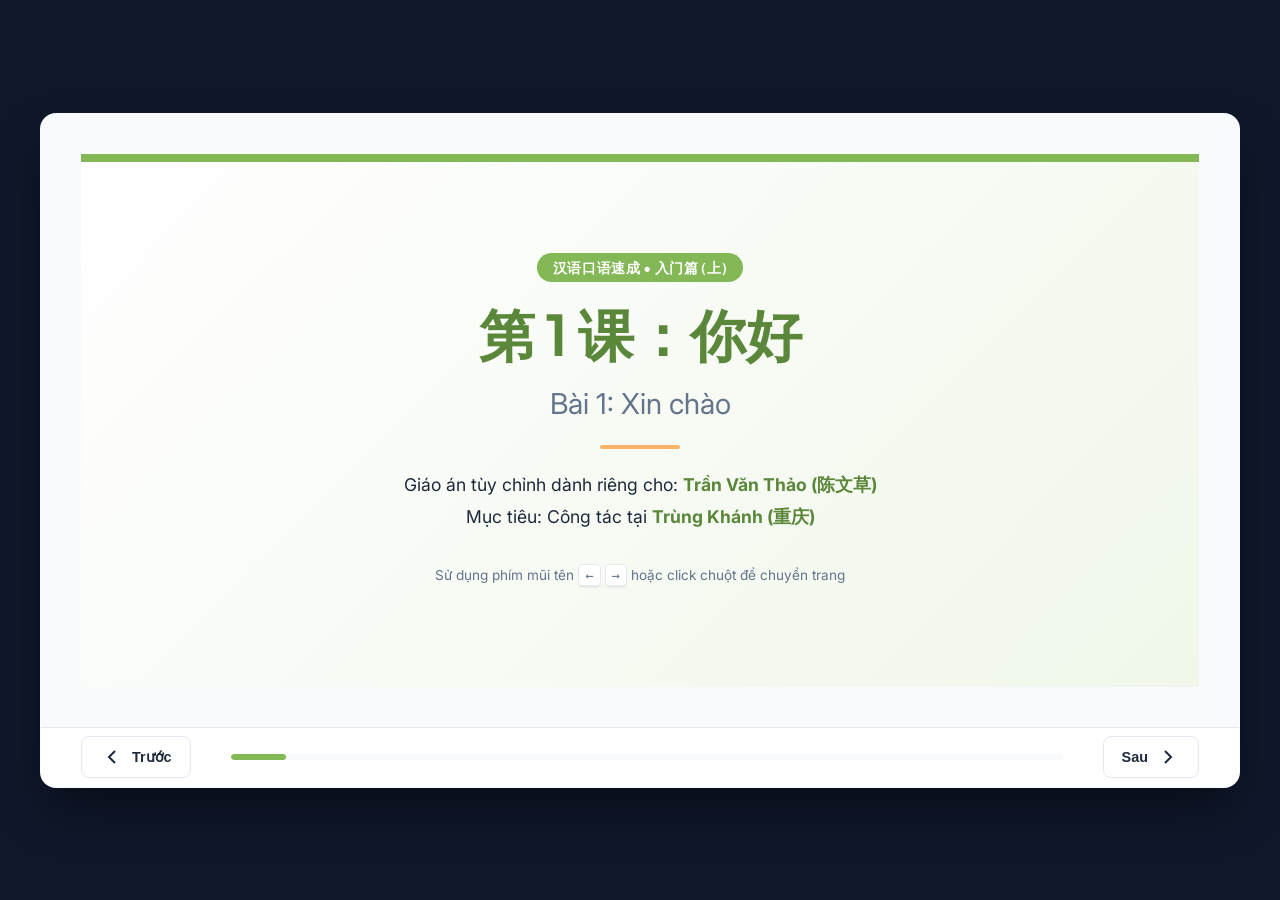
<file: bai-1-slide/index.html>
<!DOCTYPE html>
<html lang="vi">
<head>
    <meta charset="UTF-8">
    <meta name="viewport" content="width=device-width, initial-scale=1.0">
    <title>Bài 1: 你好 - Giáo án Tiếng Trung Giao Tiếp (Trần Văn Thảo)</title>
    <link rel="stylesheet" href="style.css">
    <!-- Google Fonts: Plus Jakarta Sans cho tiêu đề và Inter cho nội dung -->
    <link rel="preconnect" href="https://fonts.googleapis.com">
    <link rel="preconnect" href="https://fonts.gstatic.com" crossorigin>
    <link href="https://fonts.googleapis.com/css2?family=Inter:wght@300;400;500;600;700&family=Plus+Jakarta+Sans:wght@400;500;600;700;800&display=swap" rel="stylesheet">
</head>
<body>
    <div class="presentation-container">
        <!-- Vùng chứa Slide -->
        <div class="slides-container">
            
            <!-- Slide 1: Bìa -->
            <section class="slide active" id="slide-1">
                <div class="slide-content cover-slide">
                    <div class="cover-header">
                        <span class="tag">汉语口语速成 • 入门篇 (上)</span>
                    </div>
                    <div class="cover-body">
                        <h1 class="main-title">第 1 课：你好</h1>
                        <p class="subtitle">Bài 1: Xin chào</p>
                        <div class="divider"></div>
                        <p class="author">Giáo án tùy chỉnh dành riêng cho: <strong>Trần Văn Thảo (陈文草)</strong></p>
                        <p class="destination">Mục tiêu: Công tác tại <strong>Trùng Khánh (重庆)</strong></p>
                    </div>
                    <div class="cover-footer">
                        <p class="hint">Sử dụng phím mũi tên <span class="key">←</span> <span class="key">→</span> hoặc click chuột để chuyển trang</p>
                    </div>
                </div>
            </section>

            <!-- Slide 2: Giới thiệu thông tin khóa học / học viên -->
            <section class="slide" id="slide-2">
                <div class="slide-content page-slide">
                    <div class="slide-header">
                        <h2>Thông tin học viên & Mục tiêu công tác</h2>
                        <span class="slide-num">02 / 14</span>
                    </div>
                    <div class="slide-body grid-2">
                        <div class="info-card">
                            <h3>Học viên của chúng ta</h3>
                            <div class="avatar-placeholder">
                                <svg width="80" height="80" viewBox="0 0 24 24" fill="none" stroke="currentColor" stroke-width="1.5">
                                    <path d="M16 7C16 9.20914 14.2091 11 12 11C9.79086 11 8 9.20914 8 7C8 4.79086 9.79086 3 12 3C14.2091 3 16 4.79086 16 7Z" />
                                    <path d="M12 14C8.13401 14 5 17.134 5 21H19C19 17.134 15.866 14 12 14Z" />
                                </svg>
                            </div>
                            <p class="name-vi">Trần Văn Thảo</p>
                            <p class="name-zh">中文 tên: <span class="highlight-pinyin">陈文草</span> <span class="pinyin-text">[Chén Wéncǎo]</span></p>
                        </div>
                        <div class="target-card">
                            <h3>Điểm đến công tác</h3>
                            <div class="destination-icon">
                                <svg width="80" height="80" viewBox="0 0 24 24" fill="none" stroke="currentColor" stroke-width="1.5">
                                    <path d="M12 21C16 17.5 19 14.2045 19 10.5C19 6.35786 15.866 3 12 3C8.13401 3 5 6.35786 5 10.5C5 14.2045 8 17.5 12 21Z" />
                                    <circle cx="12" cy="10" r="3" />
                                </svg>
                            </div>
                            <p class="dest-vi">Thành phố Trùng Khánh</p>
                            <p class="dest-zh">重庆 <span class="pinyin-text">[Chóngqìng]</span></p>
                            <p class="dest-desc">Mục tiêu nghe nói phản xạ tự nhiên trong đời sống, ăn uống (lẩu Trùng Khánh), kết bạn WeChat và đi lại.</p>
                        </div>
                    </div>
                </div>
            </section>

            <!-- Slide 3: Ngữ âm - Thanh mẫu & Vận mẫu -->
            <section class="slide" id="slide-3">
                <div class="slide-content page-slide">
                    <div class="slide-header">
                        <h2>Ngữ âm: Thanh mẫu & Vận mẫu (Initials & Finals)</h2>
                        <span class="slide-num">03 / 14</span>
                    </div>
                    <div class="slide-body grid-2-large">
                        <div class="phonetic-section">
                            <h3>1. Thanh mẫu (Âm đầu / Phụ âm)</h3>
                            <p class="drill-tip">Bấm vào chữ để luyện đọc phát âm:</p>
                            <div class="phonetic-grid initials">
                                <div class="p-item" data-audio="b"><span>b</span><small>[p]</small></div>
                                <div class="p-item" data-audio="p"><span>p</span><small>[pʰ]</small></div>
                                <div class="p-item" data-audio="m"><span>m</span><small>[m]</small></div>
                                <div class="p-item" data-audio="f"><span>f</span><small>[f]</small></div>
                                <div class="p-item" data-audio="d"><span>d</span><small>[t]</small></div>
                                <div class="p-item" data-audio="t"><span>t</span><small>[tʰ]</small></div>
                                <div class="p-item" data-audio="n"><span>n</span><small>[n]</small></div>
                                <div class="p-item" data-audio="l"><span>l</span><small>[l]</small></div>
                                <div class="p-item" data-audio="g"><span>g</span><small>[k]</small></div>
                                <div class="p-item" data-audio="k"><span>k</span><small>[kʰ]</small></div>
                                <div class="p-item" data-audio="h"><span>h</span><small>[x]</small></div>
                            </div>
                            <p class="note-text">* Chú ý các âm bật hơi: <strong class="hl">p</strong>, <strong class="hl">t</strong>, <strong class="hl">k</strong>.</p>
                        </div>
                        <div class="phonetic-section">
                            <h3>2. Vận mẫu (Vần / Nguyên âm đơn & kép)</h3>
                            <div class="phonetic-grid finals">
                                <div class="p-item"><span>a</span></div>
                                <div class="p-item"><span>o</span></div>
                                <div class="p-item"><span>e</span></div>
                                <div class="p-item"><span>i</span></div>
                                <div class="p-item"><span>u</span></div>
                                <div class="p-item"><span>ü</span></div>
                                <div class="p-item"><span>ai</span></div>
                                <div class="p-item"><span>ei</span></div>
                                <div class="p-item"><span>ao</span></div>
                                <div class="p-item"><span>ou</span></div>
                                <div class="p-item"><span>an</span></div>
                                <div class="p-item"><span>en</span></div>
                            </div>
                            <p class="note-text">* Âm <strong class="hl">ü</strong>: Tròn môi khi phát âm.</p>
                        </div>
                    </div>
                </div>
            </section>

            <!-- Slide 4: Ngữ âm - Thanh điệu -->
            <section class="slide" id="slide-4">
                <div class="slide-content page-slide">
                    <div class="slide-header">
                        <h2>Ngữ âm: Thanh điệu (Tones)</h2>
                        <span class="slide-num">04 / 14</span>
                    </div>
                    <div class="slide-body">
                        <p class="lead-text">Tiếng Trung có 4 thanh điệu chính và 1 khinh thanh. Độ cao của giọng vẽ theo sơ đồ dưới đây:</p>
                        <div class="tone-visualizer">
                            <!-- Sơ đồ thanh điệu vẽ bằng SVG -->
                            <svg class="tone-chart" viewBox="0 0 500 200">
                                <line x1="50" y1="20" x2="50" y2="180" stroke="#ddd" stroke-width="2"/>
                                <text x="30" y="30" fill="#666">5 (Cao)</text>
                                <text x="30" y="70" fill="#666">4</text>
                                <text x="30" y="110" fill="#666">3 (Trung)</text>
                                <text x="30" y="150" fill="#666">2</text>
                                <text x="30" y="190" fill="#666">1 (Thấp)</text>
                                
                                <!-- Thanh 1 -->
                                <path d="M 80 40 L 160 40" stroke="#E15B64" stroke-width="4" fill="none"/>
                                <text x="100" y="30" fill="#E15B64" font-weight="bold">Thanh 1 (mā)</text>
                                
                                <!-- Thanh 2 -->
                                <path d="M 180 120 L 260 40" stroke="#F47E60" stroke-width="4" fill="none"/>
                                <text x="190" y="140" fill="#F47E60" font-weight="bold">Thanh 2 (má)</text>
                                
                                <!-- Thanh 3 -->
                                <path d="M 280 110 L 320 170 L 360 60" stroke="#F8B26A" stroke-width="4" fill="none"/>
                                <text x="300" y="190" fill="#F8B26A" font-weight="bold">Thanh 3 (mǎ)</text>
                                
                                <!-- Thanh 4 -->
                                <path d="M 380 40 L 460 170" stroke="#84B857" stroke-width="4" fill="none"/>
                                <text x="410" y="30" fill="#84B857" font-weight="bold">Thanh 4 (mà)</text>
                            </svg>
                        </div>
                        <div class="grid-4 tone-desc-grid">
                            <div class="tone-desc-card">
                                <h4>Thanh 1 (ˉ)</h4>
                                <p>Đọc cao, ngang và đều giọng.</p>
                            </div>
                            <div class="tone-desc-card">
                                <h4>Thanh 2 (ˊ)</h4>
                                <p>Lên giọng giống như hỏi "Hử?" trong tiếng Việt.</p>
                            </div>
                            <div class="tone-desc-card">
                                <h4>Thanh 3 (ˇ)</h4>
                                <p>Xuống giọng rồi lên giọng nhẹ (giống dấu hỏi).</p>
                            </div>
                            <div class="tone-desc-card">
                                <h4>Thanh 4 (ˋ)</h4>
                                <p>Đọc dứt khoát, đi xuống nhanh (tương tự dấu nặng nhưng nhanh hơn).</p>
                            </div>
                        </div>
                    </div>
                </div>
            </section>

            <!-- Slide 5: Ngữ âm - Biến điệu -->
            <section class="slide" id="slide-5">
                <div class="slide-content page-slide">
                    <div class="slide-header">
                        <h2>Quy tắc biến điệu quan trọng (Tone Changes)</h2>
                        <span class="slide-num">05 / 14</span>
                    </div>
                    <div class="slide-body grid-2">
                        <div class="rule-card">
                            <h3>1. Biến điệu của hai thanh 3</h3>
                            <div class="formula-box">
                                <span class="formula">Thanh 3 + Thanh 3 → Thanh 2 + Thanh 3</span>
                            </div>
                            <p class="rule-explain">Khi hai âm tiết mang thanh thứ 3 đi liền nhau, âm tiết thứ nhất sẽ đổi giọng đọc thành thanh thứ 2.</p>
                            <div class="example-box">
                                <span class="ex-old">nǐ + hǎo</span>
                                <span class="arrow">→</span>
                                <span class="ex-new">ní hǎo (你好)</span>
                            </div>
                        </div>
                        
                        <div class="rule-card">
                            <h3>2. Biến điệu của chữ "不" (bù)</h3>
                            <div class="formula-box">
                                <span class="formula">bù + Thanh 4 → bú + Thanh 4</span>
                            </div>
                            <p class="rule-explain">Từ "不" nguyên bản đọc là <strong class="hl">bù</strong> (thanh 4). Nhưng khi đứng trước một âm tiết thanh 4 khác, nó đổi thành <strong class="hl">bú</strong> (thanh 2).</p>
                            <div class="example-box">
                                <span class="ex-old">bù + kèqi</span>
                                <span class="arrow">→</span>
                                <span class="ex-new">bú kèqi (不客气)</span>
                            </div>
                        </div>
                    </div>
                </div>
            </section>

            <!-- Slide 6: Từ vựng gốc 1-13 -->
            <section class="slide" id="slide-6">
                <div class="slide-content page-slide">
                    <div class="slide-header">
                        <h2>Từ vựng chính (Từ mới giáo trình)</h2>
                        <span class="slide-num">06 / 14</span>
                    </div>
                    <div class="slide-body">
                        <p class="lead-text">Bấm vào ô từ để xem bính âm và nghĩa tiếng Việt (thực hành phản xạ):</p>
                        <div class="vocab-grid">
                            <div class="vocab-item interactive">
                                <span class="zh-char">你</span>
                                <span class="pinyin hidden">nǐ</span>
                                <span class="meaning hidden">bạn, anh, chị (ngôi thứ 2)</span>
                            </div>
                            <div class="vocab-item interactive">
                                <span class="zh-char">好</span>
                                <span class="pinyin hidden">hǎo</span>
                                <span class="meaning hidden">tốt, khỏe, ngon, đẹp</span>
                            </div>
                            <div class="vocab-item interactive">
                                <span class="zh-char">您</span>
                                <span class="pinyin hidden">nín</span>
                                <span class="meaning hidden">ông, bà, ngài (lịch sự)</span>
                            </div>
                            <div class="vocab-item interactive">
                                <span class="zh-char">你们</span>
                                <span class="pinyin hidden">nǐmen</span>
                                <span class="meaning hidden">các bạn, các anh (số nhiều)</span>
                            </div>
                            <div class="vocab-item interactive">
                                <span class="zh-char">老师</span>
                                <span class="pinyin hidden">lǎoshī</span>
                                <span class="meaning hidden">thầy giáo, cô giáo</span>
                            </div>
                            <div class="vocab-item interactive">
                                <span class="zh-char">谢谢</span>
                                <span class="pinyin hidden">xièxie</span>
                                <span class="meaning hidden">cảm ơn</span>
                            </div>
                            <div class="vocab-item interactive">
                                <span class="zh-char">不</span>
                                <span class="pinyin hidden">bù</span>
                                <span class="meaning hidden">không (phủ định)</span>
                            </div>
                            <div class="vocab-item interactive">
                                <span class="zh-char">客气</span>
                                <span class="pinyin hidden">kèqi</span>
                                <span class="meaning hidden">khách khí, lịch sự</span>
                            </div>
                            <div class="vocab-item interactive">
                                <span class="zh-char">不客气</span>
                                <span class="pinyin hidden">bú kèqi</span>
                                <span class="meaning hidden">đừng khách sáo, không có chi</span>
                            </div>
                            <div class="vocab-item interactive">
                                <span class="zh-char">对不起</span>
                                <span class="pinyin hidden">duìbuqǐ</span>
                                <span class="meaning hidden">xin lỗi</span>
                            </div>
                            <div class="vocab-item interactive">
                                <span class="zh-char">没关系</span>
                                <span class="pinyin hidden">méi guānxi</span>
                                <span class="meaning hidden">không sao đâu, không có gì</span>
                            </div>
                            <div class="vocab-item interactive">
                                <span class="zh-char">再见</span>
                                <span class="pinyin hidden">zài jiàn</span>
                                <span class="meaning hidden">tạm biệt, hẹn gặp lại</span>
                            </div>
                        </div>
                    </div>
                </div>
            </section>

            <!-- Slide 7: Từ vựng gốc 14-19 (Động từ hành động) -->
            <section class="slide" id="slide-7">
                <div class="slide-content page-slide">
                    <div class="slide-header">
                        <h2>Từ vựng chính: Động từ chỉ hành động</h2>
                        <span class="slide-num">07 / 14</span>
                    </div>
                    <div class="slide-body">
                        <div class="grid-3 action-grid">
                            <div class="vocab-item interactive">
                                <span class="zh-char">请</span>
                                <span class="pinyin hidden">qǐng</span>
                                <span class="meaning hidden">xin mời, kính mời</span>
                            </div>
                            <div class="vocab-item interactive">
                                <span class="zh-char">进</span>
                                <span class="pinyin hidden">jìn</span>
                                <span class="meaning hidden">vào, đi vào</span>
                            </div>
                            <div class="vocab-item interactive">
                                <span class="zh-char">坐</span>
                                <span class="pinyin hidden">zuò</span>
                                <span class="meaning hidden">ngồi</span>
                            </div>
                            <div class="vocab-item interactive">
                                <span class="zh-char">听</span>
                                <span class="pinyin hidden">tīng</span>
                                <span class="meaning hidden">nghe</span>
                            </div>
                            <div class="vocab-item interactive">
                                <span class="zh-char">说</span>
                                <span class="pinyin hidden">shuō</span>
                                <span class="meaning hidden">nói</span>
                            </div>
                            <div class="vocab-item interactive">
                                <span class="zh-char">读</span>
                                <span class="pinyin hidden">dú</span>
                                <span class="meaning hidden">đọc</span>
                            </div>
                            <div class="vocab-item interactive">
                                <span class="zh-char">写</span>
                                <span class="pinyin hidden">xiě</span>
                                <span class="meaning hidden">viết</span>
                            </div>
                        </div>
                        <div class="instruction-box mt-30">
                            <p><strong>Cụm từ ghép lịch sự:</strong></p>
                            <p class="compound-phrase">请进 <span class="pinyin-text">[qǐng jìn]</span>: Mời vào</p>
                            <p class="compound-phrase">请坐 <span class="pinyin-text">[qǐng zuò]</span>: Mời ngồi</p>
                        </div>
                    </div>
                </div>
            </section>

            <!-- Slide 8: TỪ VỰNG MỞ RỘNG (Giao tiếp thực tế) -->
            <section class="slide" id="slide-8">
                <div class="slide-content page-slide">
                    <div class="slide-header">
                        <h2>Từ vựng mở rộng cho người đi làm & công tác</h2>
                        <span class="slide-num">08 / 14</span>
                    </div>
                    <div class="slide-body">
                        <p class="lead-text">Cập nhật thực tế thời đại mới cho chuyến đi Trùng Khánh (重庆) của anh Thảo:</p>
                        <div class="grid-2 custom-vocab-grid">
                            <div class="custom-vocab-card">
                                <div class="vocab-badge-zh">微信</div>
                                <div class="vocab-badge-pinyin">Wēixìn</div>
                                <div class="vocab-badge-vi">Ứng dụng WeChat (liên lạc và quét mã)</div>
                            </div>
                            <div class="custom-vocab-card">
                                <div class="vocab-badge-zh">支付宝</div>
                                <div class="vocab-badge-pinyin">Zhīfùbǎo</div>
                                <div class="vocab-badge-vi">Ví điện tử Alipay</div>
                            </div>
                            <div class="custom-vocab-card">
                                <div class="vocab-badge-zh">扫码</div>
                                <div class="vocab-badge-pinyin">sǎo mǎ</div>
                                <div class="vocab-badge-vi">Quét mã QR (thanh toán hoặc kết bạn)</div>
                            </div>
                            <div class="custom-vocab-card">
                                <div class="vocab-badge-zh">出差</div>
                                <div class="vocab-badge-pinyin">chūchā</div>
                                <div class="vocab-badge-vi">Đi công tác</div>
                            </div>
                            <div class="custom-vocab-card">
                                <div class="vocab-badge-zh">经理</div>
                                <div class="vocab-badge-pinyin">jīnglǐ</div>
                                <div class="vocab-badge-vi">Giám đốc (xưng hô công sở)</div>
                            </div>
                            <div class="custom-vocab-card">
                                <div class="vocab-badge-zh">火锅</div>
                                <div class="vocab-badge-pinyin">huǒguō</div>
                                <div class="vocab-badge-vi">Lẩu (Đặc sản: 重庆火锅 - Lẩu Trùng Khánh)</div>
                            </div>
                        </div>
                    </div>
                </div>
            </section>

            <!-- Slide 9: Khóa văn 1 -->
            <section class="slide" id="slide-9">
                <div class="slide-content page-slide">
                    <div class="slide-header">
                        <h2>Bài khóa 1: Chào hỏi & Cảm ơn</h2>
                        <span class="slide-num">09 / 14</span>
                    </div>
                    <div class="slide-body dialog-container">
                        <div class="dialog-block">
                            <h3>Tình huống 1: Chào hỏi cơ bản</h3>
                            <div class="dialog-row">
                                <span class="speaker">A:</span>
                                <div class="dialog-bubble">
                                    <p class="zh">你好！</p>
                                    <p class="py">Nǐ hǎo!</p>
                                    <p class="vi">Xin chào!</p>
                                </div>
                            </div>
                            <div class="dialog-row">
                                <span class="speaker">B:</span>
                                <div class="dialog-bubble">
                                    <p class="zh">你好！</p>
                                    <p class="py">Nǐ hǎo!</p>
                                    <p class="vi">Xin chào!</p>
                                </div>
                            </div>
                        </div>

                        <div class="dialog-block">
                            <h3>Tình huống 2: Cảm ơn lịch sự</h3>
                            <div class="dialog-row">
                                <span class="speaker">A:</span>
                                <div class="dialog-bubble">
                                    <p class="zh">谢谢！</p>
                                    <p class="py">Xièxie!</p>
                                    <p class="vi">Cảm ơn!</p>
                                </div>
                            </div>
                            <div class="dialog-row">
                                <span class="speaker">B:</span>
                                <div class="dialog-bubble">
                                    <p class="zh">不客气！</p>
                                    <p class="py">Bú kèqi!</p>
                                    <p class="vi">Không cần khách sáo! (Không có gì!)</p>
                                </div>
                            </div>
                        </div>
                    </div>
                </div>
            </section>

            <!-- Slide 10: Khóa văn 2 -->
            <section class="slide" id="slide-10">
                <div class="slide-content page-slide">
                    <div class="slide-header">
                        <h2>Bài khóa 2: Xin lỗi & Tạm biệt</h2>
                        <span class="slide-num">10 / 14</span>
                    </div>
                    <div class="slide-body dialog-container">
                        <div class="dialog-block">
                            <h3>Tình huống 3: Nói lời xin lỗi</h3>
                            <div class="dialog-row">
                                <span class="speaker">A:</span>
                                <div class="dialog-bubble">
                                    <p class="zh">对不起。</p>
                                    <p class="py">Duìbuqǐ.</p>
                                    <p class="vi">Xin lỗi.</p>
                                </div>
                            </div>
                            <div class="dialog-row">
                                <span class="speaker">B:</span>
                                <div class="dialog-bubble">
                                    <p class="zh">没关系。</p>
                                    <p class="py">Méi guānxi.</p>
                                    <p class="vi">Không sao đâu.</p>
                                </div>
                            </div>
                        </div>

                        <div class="dialog-block">
                            <h3>Tình huống 4: Chào tạm biệt</h3>
                            <div class="dialog-row">
                                <span class="speaker">A:</span>
                                <div class="dialog-bubble">
                                    <p class="zh">再见！</p>
                                    <p class="py">Zàijiàn!</p>
                                    <p class="vi">Tạm biệt!</p>
                                </div>
                            </div>
                            <div class="dialog-row">
                                <span class="speaker">B:</span>
                                <div class="dialog-bubble">
                                    <p class="zh">再见！</p>
                                    <p class="py">Zàijiàn!</p>
                                    <p class="vi">Tạm biệt!</p>
                                </div>
                            </div>
                        </div>
                    </div>
                </div>
            </section>

            <!-- Slide 11: Khóa văn 3 -->
            <section class="slide" id="slide-11">
                <div class="slide-content page-slide">
                    <div class="slide-header">
                        <h2>Bài khóa 3: Lịch sự tiếp khách</h2>
                        <span class="slide-num">11 / 14</span>
                    </div>
                    <div class="slide-body dialog-container">
                        <div class="dialog-block">
                            <h3>Tình huống 5: Mời khách vào văn phòng / nhà riêng</h3>
                            <div class="dialog-row">
                                <span class="speaker">Chủ nhà (A):</span>
                                <div class="dialog-bubble">
                                    <p class="zh">请进，请坐。</p>
                                    <p class="py">Qǐng jìn, qǐng zuò.</p>
                                    <p class="vi">Mời vào, mời ngồi.</p>
                                </div>
                            </div>
                            <div class="dialog-row">
                                <span class="speaker">Khách (B):</span>
                                <div class="dialog-bubble">
                                    <p class="zh">谢谢！</p>
                                    <p class="py">Xièxie!</p>
                                    <p class="vi">Cảm ơn!</p>
                                </div>
                            </div>
                        </div>
                        <div class="tip-card mt-30">
                            <p>💡 <strong>Mẹo giao tiếp công tác:</strong> Khi được đối tác mời vào phòng họp, việc nói "谢谢" kèm theo nụ cười nhẹ sẽ tạo ấn tượng chuyên nghiệp đầu tiên.</p>
                        </div>
                    </div>
                </div>
            </section>

            <!-- Slide 12: Khóa văn MỞ RỘNG (Chào hỏi & Kết bạn WeChat đối tác) -->
            <section class="slide" id="slide-12">
                <div class="slide-content page-slide">
                    <div class="slide-header">
                        <h2>Bài khóa mở rộng: Gặp gỡ & Kết bạn WeChat</h2>
                        <span class="slide-num">12 / 14</span>
                    </div>
                    <div class="slide-body dialog-container">
                        <div class="dialog-block">
                            <h3>Ngữ cảnh: Đối tác Trung Quốc chào đón anh Thảo tại văn phòng Trùng Khánh</h3>
                            <div class="dialog-row">
                                <span class="speaker">Đối tác (A):</span>
                                <div class="dialog-bubble">
                                    <p class="zh">你好，你是陈文草吗？</p>
                                    <p class="py">Nǐ hǎo, nǐ shì Chén Wéncǎo ma?</p>
                                    <p class="vi">Chào anh, anh có phải là Trần Văn Thảo không?</p>
                                </div>
                            </div>
                            <div class="dialog-row">
                                <span class="speaker">Anh Thảo (B):</span>
                                <div class="dialog-bubble font-highlight">
                                    <p class="zh">是的，您好！</p>
                                    <p class="py">Shì de, nín hǎo!</p>
                                    <p class="vi">Đúng vậy, chào ngài/chị!</p>
                                </div>
                            </div>
                            <div class="dialog-row">
                                <span class="speaker">Đối tác (A):</span>
                                <div class="dialog-bubble">
                                    <p class="zh">很高兴认识你。我们扫一下微信吧！</p>
                                    <p class="py">Hěn gāoxīng rènshi nǐ. Wǒmen sǎo yíxià Wēixìn ba!</p>
                                    <p class="vi">Rất vui được gặp anh. Chúng ta quét WeChat nhé!</p>
                                </div>
                            </div>
                            <div class="dialog-row">
                                <span class="speaker">Anh Thảo (B):</span>
                                <div class="dialog-bubble font-highlight">
                                    <p class="zh">好的，请！</p>
                                    <p class="py">Hǎo de, qǐng!</p>
                                    <p class="vi">Dạ vâng, xin mời!</p>
                                </div>
                            </div>
                        </div>
                    </div>
                </div>
            </section>

            <!-- Slide 13: Luyện tập phản xạ phát âm -->
            <section class="slide" id="slide-13">
                <div class="slide-content page-slide">
                    <div class="slide-header">
                        <h2>Luyện tập phản xạ phát âm & Biến điệu</h2>
                        <span class="slide-num">13 / 14</span>
                    </div>
                    <div class="slide-body grid-2">
                        <div class="exercise-card">
                            <h3>1. Ghép âm thanh điệu phản xạ nhanh</h3>
                            <ul class="drill-list">
                                <li data-pronounce="你好"><strong>nǐ</strong> (bạn) + <strong>hǎo</strong> (tốt) → <span class="hl">ní hǎo</span></li>
                                <li data-pronounce="不客气"><strong>bù</strong> (không) + <strong>kèqi</strong> (khách sáo) → <span class="hl">bú kèqi</span></li>
                                <li data-pronounce="您好"><strong>nín</strong> (ngài) + <strong>hǎo</strong> (khỏe) → <span class="hl">nín hǎo</span></li>
                                <li data-pronounce="你们好"><strong>nǐmen</strong> (các bạn) + <strong>hǎo</strong> (khỏe) → <span class="hl">nǐmen hǎo</span></li>
                            </ul>
                        </div>
                        
                        <div class="exercise-card">
                            <h3>2. Đọc nhanh các cụm động từ lịch sự</h3>
                            <ul class="drill-list">
                                <li data-pronounce="请进">请进 <span class="pinyin-text">[qǐng jìn]</span> (Mời vào)</li>
                                <li data-pronounce="请坐">请坐 <span class="pinyin-text">[qǐng zuò]</span> (Mời ngồi)</li>
                                <li data-pronounce="请听">请听 <span class="pinyin-text">[qǐng tīng]</span> (Mời nghe)</li>
                                <li data-pronounce="请说">请说 <span class="pinyin-text">[qǐng shuō]</span> (Mời nói)</li>
                            </ul>
                        </div>
                    </div>
                </div>
            </section>

            <!-- Slide 14: Đóng vai thực tế tình huống Trùng Khánh -->
            <section class="slide" id="slide-14">
                <div class="slide-content page-slide">
                    <div class="slide-header">
                        <h2>Thực hành đóng vai (Role-play) thực tế</h2>
                        <span class="slide-num">14 / 15</span>
                    </div>
                    <div class="slide-body">
                        <p class="lead-text">Gia sư (trong vai đối tác bản xứ) và Học viên (anh Thảo) thực hành giao tiếp các tình huống:</p>
                        <div class="grid-2-large scenario-grid">
                            <div class="scenario-card">
                                <h4>Tình huống 1: Gặp đối tác ở Trùng Khánh</h4>
                                <ul>
                                    <li><strong>Bước 1:</strong> Đối tác đón bạn và hỏi có phải anh Thảo không.</li>
                                    <li><strong>Bước 2:</strong> Bạn xác nhận và chào đối tác lịch sự bằng "您好".</li>
                                    <li><strong>Bước 3:</strong> Hai bên đề nghị quét WeChat ("扫微信") để giữ liên lạc.</li>
                                </ul>
                            </div>
                            <div class="scenario-card">
                                <h4>Tình huống 2: Đi ăn lẩu Trùng Khánh (重庆火锅)</h4>
                                <ul>
                                    <li><strong>Bước 1:</strong> Bạn bước vào nhà hàng, nhân viên chào bạn.</li>
                                    <li><strong>Bước 2:</strong> Bạn chào nhân viên, nói cảm ơn khi được mời ngồi ("请坐").</li>
                                    <li><strong>Bước 3:</strong> Học phát âm tên đặc sản "重庆火锅" [Chóngqìng huǒguō].</li>
                                </ul>
                            </div>
                        </div>
                    </div>
                </div>
            </section>

            <!-- Slide 15: Bài tập về nhà: Ghi âm phản xạ nói -->
            <section class="slide" id="slide-15">
                <div class="slide-content page-slide">
                    <div class="slide-header">
                        <h2>Bài tập về nhà: Ghi âm phản xạ nói</h2>
                        <span class="slide-num">15 / 15</span>
                    </div>
                    <div class="slide-body homework-container">
                        <p class="lead-text">Học viên tự luyện tập ở nhà bằng cách ghi âm các yêu cầu sau và gửi cho giáo viên qua WeChat/Zalo để kiểm tra phát âm:</p>
                        
                        <div class="grid-2">
                            <div class="exercise-card">
                                <h3>Yêu cầu 1: Luyện phát âm khó & Thanh điệu</h3>
                                <p class="drill-tip">Bấm vào câu dưới đây để nghe phát âm mẫu, sau đó ghi âm giọng của mình:</p>
                                <ul class="drill-list">
                                    <li class="playable" data-pronounce="mā má mǎ mà">mā - má - mǎ - mà <span class="pinyin-text">[4 thanh điệu]</span></li>
                                    <li class="playable" data-pronounce="你好">你好 (nǐ + hǎo) → <span class="hl">ní hǎo</span> <span class="pinyin-text">[Biến điệu thanh 3]</span></li>
                                    <li class="playable" data-pronounce="不客气">不客气 (bù + kèqi) → <span class="hl">bú kèqi</span> <span class="pinyin-text">[Biến điệu của "不"]</span></li>
                                </ul>
                            </div>

                            <div class="exercise-card">
                                <h3>Yêu cầu 2: Phản xạ Chào hỏi & Giới thiệu tên</h3>
                                <p class="drill-tip">Ghi âm một đoạn nói tự giới thiệu bản thân không nhìn tài liệu:</p>
                                <div class="dialog-bubble font-highlight playable" data-pronounce="你好！我叫陈文草。很高兴认识你！" style="width: 100%; box-sizing: border-box; margin-top: 15px;">
                                    <p class="zh">你好！我叫陈文草。很高兴认识你！</p>
                                    <p class="py">Nǐ hǎo! Wǒ jiào Chén Wéncǎo. Hěn gāoxīng rènshi nǐ!</p>
                                    <p class="vi">"Xin chào! Tôi tên là Trần Văn Thảo. Rất vui được quen biết anh/chị!"</p>
                                </div>
                            </div>
                        </div>

                        <div class="tip-card mt-30">
                            <p>🎙️ <strong>Mẹo luyện nói:</strong> Hãy nghe đi nghe lại âm thanh mẫu bằng cách click vào các câu ở trên trước khi ghi âm. Hãy cố gắng phát âm to, dứt khoát và giữ tốc độ ổn định.</p>
                        </div>
                    </div>
                </div>
            </section>

        </div>

        <!-- Thanh điều hướng chân slide -->
        <div class="presentation-controls">
            <button class="nav-btn prev-btn" id="prev-btn">
                <svg width="24" height="24" viewBox="0 0 24 24" fill="none" stroke="currentColor" stroke-width="2">
                    <polyline points="15 18 9 12 15 6"></polyline>
                </svg>
                Trước
            </button>
            <div class="progress-bar-container">
                <div class="progress-bar" id="progress-bar"></div>
            </div>
            <button class="nav-btn next-btn" id="next-btn">
                Sau
                <svg width="24" height="24" viewBox="0 0 24 24" fill="none" stroke="currentColor" stroke-width="2">
                    <polyline points="9 18 15 12 9 6"></polyline>
                </svg>
            </button>
        </div>
    </div>

    <script src="script.js"></script>
</body>
</html>
</file>
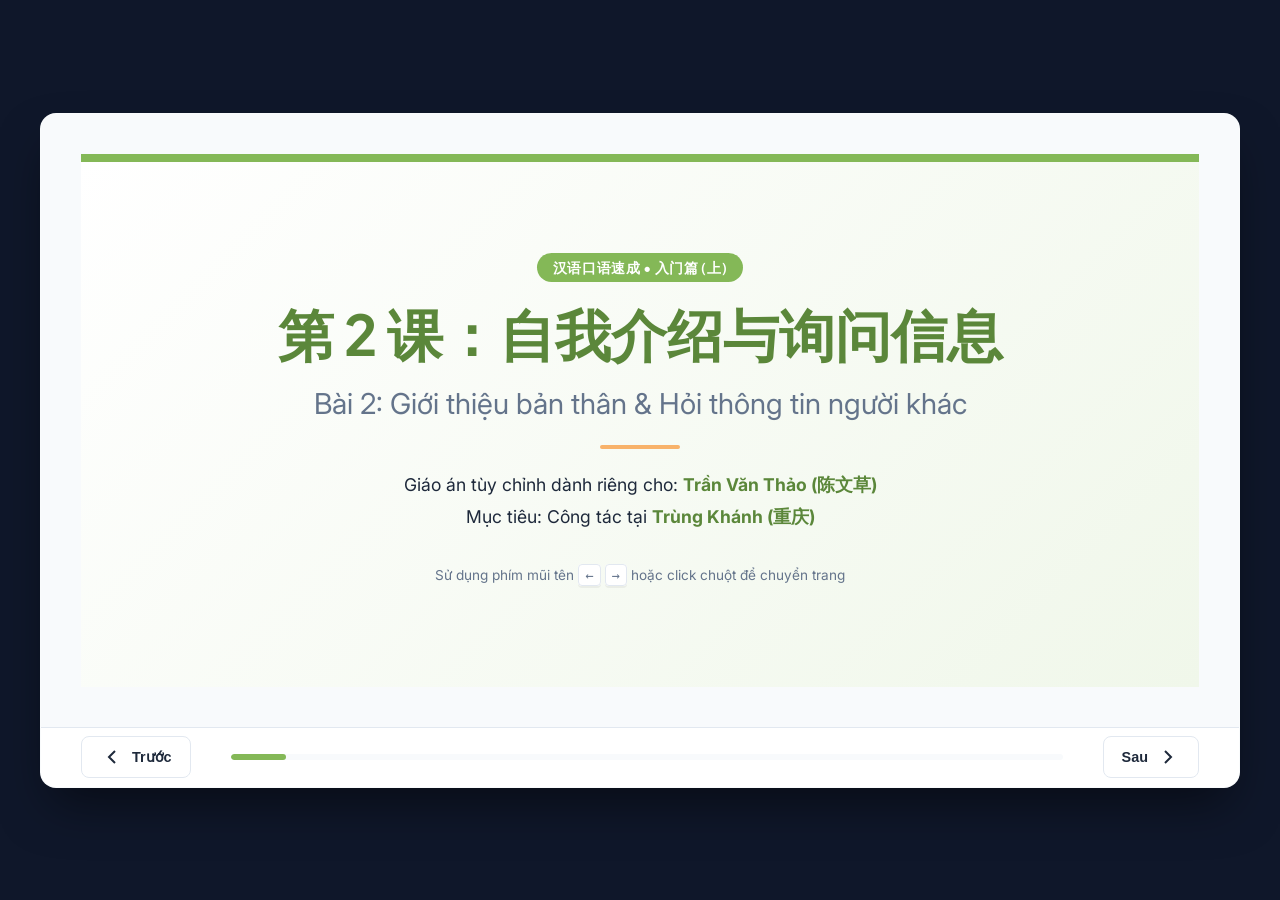
<file: bai-2-slide/index.html>
<!DOCTYPE html>
<html lang="vi">
<head>
    <meta charset="UTF-8">
    <meta name="viewport" content="width=device-width, initial-scale=1.0">
    <title>Bài 2: 自我介绍 - Giáo án Tiếng Trung Giao Tiếp (Trần Văn Thảo)</title>
    <link rel="stylesheet" href="style.css">
    <!-- Google Fonts: Plus Jakarta Sans cho tiêu đề và Inter cho nội dung -->
    <link rel="preconnect" href="https://fonts.googleapis.com">
    <link rel="preconnect" href="https://fonts.gstatic.com" crossorigin>
    <link href="https://fonts.googleapis.com/css2?family=Inter:wght@300;400;500;600;700&family=Plus+Jakarta+Sans:wght@400;500;600;700;800&display=swap" rel="stylesheet">
</head>
<body>
    <div class="presentation-container">
        <!-- Vùng chứa Slide -->
        <div class="slides-container">
            
            <!-- Slide 1: Bìa -->
            <section class="slide active" id="slide-1">
                <div class="slide-content cover-slide">
                    <div class="cover-header">
                        <span class="tag">汉语口语速成 • 入门篇 (上)</span>
                    </div>
                    <div class="cover-body">
                        <h1 class="main-title">第 2 课：自我介绍与询问信息</h1>
                        <p class="subtitle">Bài 2: Giới thiệu bản thân & Hỏi thông tin người khác</p>
                        <div class="divider"></div>
                        <p class="author">Giáo án tùy chỉnh dành riêng cho: <strong>Trần Văn Thảo (陈文草)</strong></p>
                        <p class="destination">Mục tiêu: Công tác tại <strong>Trùng Khánh (重庆)</strong></p>
                    </div>
                    <div class="cover-footer">
                        <p class="hint">Sử dụng phím mũi tên <span class="key">←</span> <span class="key">→</span> hoặc click chuột để chuyển trang</p>
                    </div>
                </div>
            </section>

            <!-- Slide 2: Mục tiêu bài học & Khởi động -->
            <section class="slide" id="slide-2">
                <div class="slide-content page-slide">
                    <div class="slide-header">
                        <h2>Mục tiêu bài học & Khởi động</h2>
                        <span class="slide-num">02 / 13</span>
                    </div>
                    <div class="slide-body grid-2">
                        <div class="info-card">
                            <h3>Mục tiêu giao tiếp đạt được</h3>
                            <ul style="text-align: left; font-size: 0.95rem; line-height: 1.6; color: var(--text-dark); margin-left: 10px;">
                                <li>✨ Tự tin giới thiệu họ tên, quốc tịch, tuổi tác và giới tính bằng tiếng Trung.</li>
                                <li>✨ Biết chủ động đặt câu hỏi ngược lại cho đối tác người bản xứ để duy trì hội thoại.</li>
                                <li>✨ Hiểu và ứng dụng cách xưng hô xã giao chuyên nghiệp (先生 / 女士).</li>
                            </ul>
                        </div>
                        <div class="target-card">
                            <h3>Khởi động nhanh (Bài cũ)</h3>
                            <p style="font-size: 0.95rem; line-height: 1.5; color: var(--text-light); text-align: left;">
                                Thử phản xạ nói ngay lập tức khi giáo viên chào bạn và hỏi bạn có khỏe không:
                            </p>
                            <div class="dialog-bubble playable" data-pronounce="你好！" style="margin-top: 10px; width: 100%;">
                                <p class="zh">你好！</p>
                                <p class="py">Nǐ hǎo!</p>
                                <p class="vi">Xin chào!</p>
                            </div>
                            <div class="dialog-bubble playable" data-pronounce="谢谢！" style="margin-top: 10px; width: 100%;">
                                <p class="zh">谢谢！</p>
                                <p class="py">Xièxie!</p>
                                <p class="vi">Cảm ơn!</p>
                            </div>
                        </div>
                    </div>
                </div>
            </section>

            <!-- Slide 3: Từ vựng chính -->
            <section class="slide" id="slide-3">
                <div class="slide-content page-slide">
                    <div class="slide-header">
                        <h2>Từ vựng chính (Core Vocabulary)</h2>
                        <span class="slide-num">03 / 13</span>
                    </div>
                    <div class="slide-body">
                        <p class="lead-text">Bấm vào ô từ để nghe phát âm, xem bính âm và nghĩa tiếng Việt (click ẩn/hiện):</p>
                        <div class="vocab-grid">
                            <div class="vocab-item interactive">
                                <span class="zh-char">我</span>
                                <span class="pinyin hidden">wǒ</span>
                                <span class="meaning hidden">tôi, ta, mình</span>
                            </div>
                            <div class="vocab-item interactive">
                                <span class="zh-char">你</span>
                                <span class="pinyin hidden">nǐ</span>
                                <span class="meaning hidden">bạn, anh, chị</span>
                            </div>
                            <div class="vocab-item interactive">
                                <span class="zh-char">叫</span>
                                <span class="pinyin hidden">jiào</span>
                                <span class="meaning hidden">gọi là, tên là</span>
                            </div>
                            <div class="vocab-item interactive">
                                <span class="zh-char">名字</span>
                                <span class="pinyin hidden">míngzi</span>
                                <span class="meaning hidden">tên, danh tánh</span>
                            </div>
                            <div class="vocab-item interactive">
                                <span class="zh-char">是</span>
                                <span class="pinyin hidden">shì</span>
                                <span class="meaning hidden">là, đúng vậy</span>
                            </div>
                            <div class="vocab-item interactive">
                                <span class="zh-char">哪</span>
                                <span class="pinyin hidden">nǎ</span>
                                <span class="meaning hidden">nào (câu hỏi)</span>
                            </div>
                            <div class="vocab-item interactive">
                                <span class="zh-char">国</span>
                                <span class="pinyin hidden">guó</span>
                                <span class="meaning hidden">nước, quốc gia</span>
                            </div>
                            <div class="vocab-item interactive">
                                <span class="zh-char">人</span>
                                <span class="pinyin hidden">rén</span>
                                <span class="meaning hidden">người</span>
                            </div>
                            <div class="vocab-item interactive">
                                <span class="zh-char">今年</span>
                                <span class="pinyin hidden">jīnnián</span>
                                <span class="meaning hidden">năm nay</span>
                            </div>
                            <div class="vocab-item interactive">
                                <span class="zh-char">岁</span>
                                <span class="pinyin hidden">suì</span>
                                <span class="meaning hidden">tuổi</span>
                            </div>
                            <div class="vocab-item interactive">
                                <span class="zh-char">多大</span>
                                <span class="pinyin hidden">duō dà</span>
                                <span class="meaning hidden">bao nhiêu tuổi</span>
                            </div>
                            <div class="vocab-item interactive">
                                <span class="zh-char">呢</span>
                                <span class="pinyin hidden">ne</span>
                                <span class="meaning hidden">còn... thì sao?</span>
                            </div>
                        </div>
                    </div>
                </div>
            </section>

            <!-- Slide 4: Họ & Tên -->
            <section class="slide" id="slide-4">
                <div class="slide-content page-slide">
                    <div class="slide-header">
                        <h2>1. Hỏi & Đáp về Họ và Tên (Names)</h2>
                        <span class="slide-num">04 / 14</span>
                    </div>
                    <div class="slide-body grid-2 large-typography">
                        <div class="rule-card">
                            <h3>Mẫu câu hỏi tên đối phương</h3>
                            <div class="formula-box">
                                <span class="formula">你叫什么名字？</span>
                            </div>
                            <p class="rule-explain"><strong>Nǐ jiào shénme míngzi?</strong><br>Bạn tên là gì? (Cách hỏi tên thân mật, thông dụng hàng ngày)</p>
                            
                            <div class="example-box">
                                <span class="ex-new">什么 [shénme]</span>
                                <span class="arrow">:</span>
                                <span class="ex-old" style="text-decoration: none;">Cái gì</span>
                            </div>
                        </div>
                        <div class="rule-card">
                            <h3>Mẫu câu trả lời</h3>
                            <div class="formula-box">
                                <span class="formula">我叫陈文草。</span>
                            </div>
                            <p class="rule-explain"><strong>Wǒ jiào Chén Wéncǎo.</strong><br>Tôi tên là Trần Văn Thảo.</p>
                            <div style="font-size: 0.9rem; color: var(--text-light); border-top: 1px solid var(--border-color); padding-top: 10px; margin-top: 10px;">
                                <p>💡 <strong>Phân tách tên chữ Hán của anh Thảo:</strong></p>
                                <ul style="list-style: none; margin-top: 5px; padding-left: 5px;">
                                    <li class="playable" data-pronounce="陈">▪️ <strong>陈 [Chén]</strong>: Họ Trần</li>
                                    <li class="playable" data-pronounce="文">▪️ <strong>文 [Wén]</strong>: Văn (tên đệm)</li>
                                    <li class="playable" data-pronounce="草">▪️ <strong>草 [Cǎo]</strong>: Thảo (Cỏ - kiên cường, dẻo dai)</li>
                                </ul>
                            </div>
                        </div>
                    </div>
                </div>
            </section>

            <!-- Slide 5: Một số họ phổ biến tại Trung Quốc -->
            <section class="slide" id="slide-5">
                <div class="slide-content page-slide">
                    <div class="slide-header">
                        <h2>Một số họ phổ biến tại Trung Quốc (Common Surnames)</h2>
                        <span class="slide-num">05 / 15</span>
                    </div>
                    <div class="slide-body">
                        <p class="lead-text">Bấm vào các họ bên dưới để nghe phát âm. Nhận biết họ sẽ giúp anh giao tiếp dễ dàng hơn:</p>
                        <div class="grid-4" style="gap: 15px; margin-top: 15px;">
                            <div class="p-item" data-pronounce="李">
                                <span style="font-size: 1.6rem;">李</span>
                                <small>Lǐ (Lý)</small>
                            </div>
                            <div class="p-item" data-pronounce="王">
                                <span style="font-size: 1.6rem;">王</span>
                                <small>Wáng (Vương)</small>
                            </div>
                            <div class="p-item" data-pronounce="张">
                                <span style="font-size: 1.6rem;">张</span>
                                <small>Zhāng (Trương)</small>
                            </div>
                            <div class="p-item" data-pronounce="刘">
                                <span style="font-size: 1.6rem;">刘</span>
                                <small>Liú (Lưu)</small>
                            </div>
                            <div class="p-item" data-pronounce="陈">
                                <span style="font-size: 1.6rem; color: var(--primary-dark); font-weight: bold;">陈</span>
                                <small>Chén (Trần - Họ của anh!)</small>
                            </div>
                            <div class="p-item" data-pronounce="杨">
                                <span style="font-size: 1.6rem;">杨</span>
                                <small>Yáng (Dương)</small>
                            </div>
                            <div class="p-item" data-pronounce="黄">
                                <span style="font-size: 1.6rem;">黄</span>
                                <small>Huáng (Hoàng)</small>
                            </div>
                            <div class="p-item" data-pronounce="赵">
                                <span style="font-size: 1.6rem;">赵</span>
                                <small>Zhào (Triệu)</small>
                            </div>
                        </div>
                        <div class="tip-card" style="margin-top: 25px;">
                            <p>💡 <strong>Gợi ý văn hóa:</strong> Ba họ đầu tiên **李 (Lý), 王 (Vương), 张 (Trương)** chiếm hơn 20% dân số Trung Quốc. Trong bài khóa tiếp theo, anh sẽ gặp nhân vật **张健 (Trương Kiện)** và **张经理 (Giám đốc Trương)**.</p>
                        </div>
                    </div>
                </div>
            </section>

            <!-- Slide 6: Quốc tịch -->
            <section class="slide" id="slide-6">
                <div class="slide-content page-slide">
                    <div class="slide-header">
                        <h2>2. Hỏi & Đáp về Quốc tịch (Nationality)</h2>
                        <span class="slide-num">06 / 15</span>
                    </div>
                    <div class="slide-body grid-2 large-typography">
                        <div class="rule-card">
                            <h3>Mẫu câu hỏi quốc tịch</h3>
                            <div class="formula-box">
                                <span class="formula">你是哪国人？</span>
                            </div>
                            <p class="rule-explain"><strong>Nǐ shì nǎ guó rén?</strong><br>Bạn là người nước nào?</p>
                            
                            <div class="example-box">
                                <span class="ex-new">哪 [nǎ]</span>
                                <span class="arrow">+</span>
                                <span class="ex-new">国 [guó]</span>
                                <span class="arrow">+</span>
                                <span class="ex-new">人 [rén]</span>
                            </div>
                        </div>
                        <div class="rule-card">
                            <h3>Mẫu câu trả lời của anh Thảo</h3>
                            <div class="formula-box">
                                <span class="formula">我是越南人。</span>
                            </div>
                            <p class="rule-explain"><strong>Wǒ shì Yuènánrén.</strong><br>Tôi là người Việt Nam.</p>
                            
                            <div class="example-box">
                                <span class="ex-new" class="playable" data-pronounce="越南人">越南人 [Yuènánrén]</span>
                                <span class="arrow">↔️</span>
                                <span class="ex-new" class="playable" data-pronounce="中国人">中国人 [Zhōngguórén]</span>
                            </div>
                            <p class="note-text" style="margin-top: 10px;">* Người Việt Nam = 越南 (Yuènán) + 人 (rén). Người Trung Quốc = 中国 (Zhōngguó) + 人 (rén).</p>
                        </div>
                    </div>
                </div>
            </section>

            <!-- Slide 7: Số đếm từ 1 đến 30 -->
            <section class="slide" id="slide-7">
                <div class="slide-content page-slide">
                    <div class="slide-header">
                        <h2>3. Học đếm số từ 1 đến 30 (Numbers 1-30)</h2>
                        <span class="slide-num">07 / 15</span>
                    </div>
                    <div class="slide-body">
                        <p class="lead-text">Bấm vào ô số để nghe phát âm. Học quy luật ghép số bên dưới để tự đếm:</p>
                        <div class="numbers-grid">
                            <div class="number-col">
                                <div class="number-item" data-pronounce="一">
                                    <span class="num-val">1</span>
                                    <span class="num-zh">一</span>
                                    <span class="num-py">yī</span>
                                </div>
                                <div class="number-item" data-pronounce="二">
                                    <span class="num-val">2</span>
                                    <span class="num-zh">二</span>
                                    <span class="num-py">èr</span>
                                </div>
                                <div class="number-item" data-pronounce="三">
                                    <span class="num-val">3</span>
                                    <span class="num-zh">三</span>
                                    <span class="num-py">sān</span>
                                </div>
                                <div class="number-item" data-pronounce="四">
                                    <span class="num-val">4</span>
                                    <span class="num-zh">四</span>
                                    <span class="num-py">sì</span>
                                </div>
                                <div class="number-item" data-pronounce="五">
                                    <span class="num-val">5</span>
                                    <span class="num-zh">五</span>
                                    <span class="num-py">wǔ</span>
                                </div>
                                <div class="number-item" data-pronounce="六">
                                    <span class="num-val">6</span>
                                    <span class="num-zh">六</span>
                                    <span class="num-py">liù</span>
                                </div>
                                <div class="number-item" data-pronounce="七">
                                    <span class="num-val">7</span>
                                    <span class="num-zh">七</span>
                                    <span class="num-py">qī</span>
                                </div>
                                <div class="number-item" data-pronounce="八">
                                    <span class="num-val">8</span>
                                    <span class="num-zh">八</span>
                                    <span class="num-py">bā</span>
                                </div>
                                <div class="number-item" data-pronounce="九">
                                    <span class="num-val">9</span>
                                    <span class="num-zh">九</span>
                                    <span class="num-py">jiǔ</span>
                                </div>
                                <div class="number-item" data-pronounce="十">
                                    <span class="num-val">10</span>
                                    <span class="num-zh">十</span>
                                    <span class="num-py">shí</span>
                                </div>
                            </div>
                            <div class="number-col">
                                <div class="number-item" data-pronounce="十一">
                                    <span class="num-val">11</span>
                                    <span class="num-zh">十一</span>
                                    <span class="num-py">shíyī</span>
                                </div>
                                <div class="number-item" data-pronounce="十二">
                                    <span class="num-val">12</span>
                                    <span class="num-zh">十二</span>
                                    <span class="num-py">shí'èr</span>
                                </div>
                                <div class="number-item" data-pronounce="十三">
                                    <span class="num-val">13</span>
                                    <span class="num-zh">十三</span>
                                    <span class="num-py">shísān</span>
                                </div>
                                <div class="number-item" data-pronounce="十四">
                                    <span class="num-val">14</span>
                                    <span class="num-zh">十四</span>
                                    <span class="num-py">shísì</span>
                                </div>
                                <div class="number-item" data-pronounce="十五">
                                    <span class="num-val">15</span>
                                    <span class="num-zh">十五</span>
                                    <span class="num-py">shíwǔ</span>
                                </div>
                                <div class="number-item" data-pronounce="十六">
                                    <span class="num-val">16</span>
                                    <span class="num-zh">十六</span>
                                    <span class="num-py">shíliù</span>
                                </div>
                                <div class="number-item" data-pronounce="十七">
                                    <span class="num-val">17</span>
                                    <span class="num-zh">十七</span>
                                    <span class="num-py">shíqī</span>
                                </div>
                                <div class="number-item" data-pronounce="十八">
                                    <span class="num-val">18</span>
                                    <span class="num-zh">十八</span>
                                    <span class="num-py">shíbā</span>
                                </div>
                                <div class="number-item" data-pronounce="十九">
                                    <span class="num-val">19</span>
                                    <span class="num-zh">十九</span>
                                    <span class="num-py">shíjiǔ</span>
                                </div>
                                <div class="number-item" data-pronounce="二十">
                                    <span class="num-val">20</span>
                                    <span class="num-zh">二十</span>
                                    <span class="num-py">èrshí</span>
                                </div>
                            </div>
                            <div class="number-col">
                                <div class="number-item" data-pronounce="二十一">
                                    <span class="num-val">21</span>
                                    <span class="num-zh">二十一</span>
                                    <span class="num-py">èrshíyī</span>
                                </div>
                                <div class="number-item" data-pronounce="二十二">
                                    <span class="num-val">22</span>
                                    <span class="num-zh">二十二</span>
                                    <span class="num-py">èrshí'èr</span>
                                </div>
                                <div class="number-item" data-pronounce="二十三">
                                    <span class="num-val">23</span>
                                    <span class="num-zh">二十三</span>
                                    <span class="num-py">èrshísān</span>
                                </div>
                                <div class="number-item" data-pronounce="二十四">
                                    <span class="num-val">24</span>
                                    <span class="num-zh">二十四</span>
                                    <span class="num-py">èrshísì</span>
                                </div>
                                <div class="number-item" data-pronounce="二十五">
                                    <span class="num-val">25</span>
                                    <span class="num-zh">二十五</span>
                                    <span class="num-py">èrshíwǔ</span>
                                </div>
                                <div class="number-item" data-pronounce="二十六">
                                    <span class="num-val">26</span>
                                    <span class="num-zh">二十六</span>
                                    <span class="num-py">èrshíliù</span>
                                </div>
                                <div class="number-item" data-pronounce="二十七">
                                    <span class="num-val">27</span>
                                    <span class="num-zh">二十七</span>
                                    <span class="num-py">èrshíqī</span>
                                </div>
                                <div class="number-item" data-pronounce="二十八">
                                    <span class="num-val">28</span>
                                    <span class="num-zh">二十八</span>
                                    <span class="num-py">èrshíbā</span>
                                </div>
                                <div class="number-item" data-pronounce="二十九">
                                    <span class="num-val">29</span>
                                    <span class="num-zh">二十九</span>
                                    <span class="num-py">èrshíjiǔ</span>
                                </div>
                                <div class="number-item" data-pronounce="三十">
                                    <span class="num-val">30</span>
                                    <span class="num-zh">三十</span>
                                    <span class="num-py">sānshí</span>
                                </div>
                            </div>
                        </div>
                        <div class="tip-card" style="margin-top: 15px; padding: 10px;">
                            <p style="font-size: 0.85rem;">💡 <strong>Quy luật logic:</strong> Số từ 11-19 = 十 [shí] + Số lẻ. Số tròn chục từ 20-30 = Số lẻ + 十 [shí]. Ví dụ: 20 = 二 [èr] + 十 [shí].</p>
                        </div>
                    </div>
                </div>
            </section>

            <!-- Slide 8: Tuổi tác -->
            <section class="slide" id="slide-8">
                <div class="slide-content page-slide">
                    <div class="slide-header">
                        <h2>4. Hỏi & Đáp về Tuổi tác (Age)</h2>
                        <span class="slide-num">08 / 15</span>
                    </div>
                    <div class="slide-body grid-2 large-typography">
                        <div class="rule-card">
                            <h3>Mẫu câu hỏi tuổi</h3>
                            <div class="formula-box">
                                <span class="formula">你今年多大了？</span>
                            </div>
                            <p class="rule-explain"><strong>Nǐ jīnnián duō dà le?</strong><br>Bạn năm nay bao nhiêu tuổi rồi? (Dùng hỏi người cùng trang lứa hoặc lịch sự thông dụng)</p>
                            <div class="example-box">
                                <span class="ex-new">今年 [jīnnián]</span>
                                <span class="arrow">:</span>
                                <span class="ex-old" style="text-decoration: none;">Năm nay</span>
                            </div>
                        </div>
                        <div class="rule-card">
                            <h3>Mẫu câu trả lời của anh Thảo</h3>
                            <div class="formula-box">
                                <span class="formula">我今年二十九岁。</span>
                            </div>
                            <p class="rule-explain"><strong>Wǒ jīnnián èrshíjiǔ suì.</strong><br>Tôi năm nay 29 tuổi.</p>
                            
                            <div class="example-box">
                                <span class="ex-new" class="playable" data-pronounce="二十九">二十九 [èrshíjiǔ] (29)</span>
                                <span class="arrow">=</span>
                                <span class="ex-new">二十 (20)</span>
                                <span class="arrow">+</span>
                                <span class="ex-new">九 (9)</span>
                            </div>
                            <p class="note-text" style="margin-top: 10px;">* Cách ghép tuổi: hàng chục + hàng đơn vị. Ví dụ: 二十九 (èrshíjiǔ = 29).</p>
                        </div>
                    </div>
                </div>
            </section>

            <!-- Slide 9: Xưng hô xã giao & Giới tính -->
            <section class="slide" id="slide-9">
                <div class="slide-content page-slide">
                    <div class="slide-header">
                        <h2>5. Xưng hô lịch sự chuyên nghiệp trong Công tác</h2>
                        <span class="slide-num">09 / 15</span>
                    </div>
                    <div class="slide-body grid-2 large-typography">
                        <div class="rule-card">
                            <h3>Cách hỏi xưng hô lịch sự</h3>
                            <div class="formula-box">
                                <span class="formula">怎么称呼您？</span>
                            </div>
                            <p class="rule-explain"><strong>Zěnme chēnghu nín?</strong><br>Nên xưng hô với ngài thế nào? (Câu giao tiếp cực kỳ chuyên nghiệp khi gặp đối tác/khách hàng lần đầu)</p>
                            
                            <div class="dialog-bubble playable" data-pronounce="您叫我小陈吧。">
                                <p class="zh">您叫我小陈吧。</p>
                                <p class="py">Nín jiào wǒ Xiǎo Chén ba.</p>
                                <p class="vi">Ngài cứ gọi tôi là Tiểu Trần đi.</p>
                            </div>
                        </div>
                        <div class="rule-card">
                            <h3>Phân biệt xưng hô theo giới tính</h3>
                            <div class="grid-2" style="gap: 15px;">
                                <div class="p-item" style="height: auto; padding: 15px;" data-pronounce="先生">
                                    <span style="font-size: 1.5rem;">先生</span>
                                    <small>[xiānsheng]</small>
                                    <strong style="color: var(--primary-dark); font-size: 0.85rem; margin-top: 5px;">Ông / Anh (Nam)</strong>
                                </div>
                                <div class="p-item" style="height: auto; padding: 15px;" data-pronounce="女士">
                                    <span style="font-size: 1.5rem;">女士</span>
                                    <small>[nǚshì]</small>
                                    <strong style="color: var(--primary-dark); font-size: 0.85rem; margin-top: 5px;">Bà / Chị (Nữ)</strong>
                                </div>
                            </div>
                            <div style="margin-top: 15px; font-size: 0.85rem; color: var(--text-light); line-height: 1.4;">
                                <p>⚠️ <strong>Lưu ý:</strong> Trong văn hóa Trung Quốc, người ta thường ghép <strong>Họ + Xưng hô</strong>. Ví dụ: Trần tiên sinh (陈先生 - Chén xiānsheng), Vương nữ sĩ (王女士 - Wáng nǚshì).</p>
                            </div>
                        </div>
                    </div>
                </div>
            </section>


            <!-- Slide 10: Bài khóa 1 -->
            <section class="slide" id="slide-10">
                <div class="slide-content page-slide">
                    <div class="slide-header">
                        <h2>Bài khóa 1: Làm quen xã giao (Giới thiệu Họ Tên)</h2>
                        <span class="slide-num">10 / 15</span>
                    </div>
                    <div class="slide-body dialog-container">
                        <div class="dialog-block">
                            <h3>Ngữ cảnh: Gặp gỡ đối tác lần đầu tại văn phòng Trùng Khánh</h3>
                            <div class="dialog-row">
                                <span class="speaker">Đối tác (A):</span>
                                <div class="dialog-bubble">
                                    <p class="zh">你好！你叫什么名字？</p>
                                    <p class="py">Nǐ hǎo! Nǐ jiào shénme míngzi?</p>
                                    <p class="vi">Xin chào! Bạn tên là gì vậy?</p>
                                </div>
                            </div>
                            <div class="dialog-row">
                                <span class="speaker">Anh Thảo (B):</span>
                                <div class="dialog-bubble font-highlight">
                                    <p class="zh">您好！我叫陈文草。您呢？怎么称呼您？</p>
                                    <p class="py">Nín hǎo! Wǒ jiào Chén Wéncǎo. Nín ne? Zěnme chēnghu nín?</p>
                                    <p class="vi">Chào ngài/chị! Tôi tên là Trần Văn Thảo. Còn ngài thì sao? Xưng hô với ngài thế nào?</p>
                                </div>
                            </div>
                            <div class="dialog-row">
                                <span class="speaker">Đối tác (A):</span>
                                <div class="dialog-bubble">
                                    <p class="zh">我叫张健。你可以叫我张经理。</p>
                                    <p class="py">Wǒ jiào Zhāng Jiàn. Nǐ kěyǐ jiào wǒ Zhāng jīnglǐ.</p>
                                    <p class="vi">Tôi tên là Trương Kiện. Anh có thể gọi tôi là Giám đốc Trương.</p>
                                </div>
                            </div>
                        </div>
                    </div>
                </div>
            </section>

            <!-- Slide 11: Bài khóa 2 -->
            <section class="slide" id="slide-11">
                <div class="slide-content page-slide">
                    <div class="slide-header">
                        <h2>Bài khóa 2: Hỏi thêm thông tin (Tuổi & Quốc tịch)</h2>
                        <span class="slide-num">11 / 15</span>
                    </div>
                    <div class="slide-body dialog-container">
                        <div class="dialog-block">
                            <h3>Ngữ cảnh: Tiếp tục trò chuyện trong lúc uống trà tại phòng khách</h3>
                            <div class="dialog-row">
                                <span class="speaker">Giám đốc (A):</span>
                                <div class="dialog-bubble">
                                    <p class="zh">陈先生，你是哪国人？</p>
                                    <p class="py">Chén xiānsheng, nǐ shì nǎ guó rén?</p>
                                    <p class="vi">Anh Thảo, anh là người nước nào?</p>
                                </div>
                            </div>
                            <div class="dialog-row">
                                <span class="speaker">Anh Thảo (B):</span>
                                <div class="dialog-bubble font-highlight">
                                    <p class="zh">我是越南人。您是中国人吗？</p>
                                    <p class="py">Wǒ shì Yuènánrén. Nín shì Zhōngguórén ma?</p>
                                    <p class="vi">Tôi là người Việt Nam. Ngài là người Trung Quốc phải không?</p>
                                </div>
                            </div>
                            <div class="dialog-row">
                                <span class="speaker">Giám đốc (A):</span>
                                <div class="dialog-bubble">
                                    <p class="zh">是的，我是中国人。你今年多大了？</p>
                                    <p class="py">Shì de, wǒ shì Zhōngguórén. Nǐ jīnnián duō dà le?</p>
                                    <p class="vi">Đúng vậy, tôi là người Trung Quốc. Anh năm nay bao nhiêu tuổi rồi?</p>
                                </div>
                            </div>
                            <div class="dialog-row">
                                <span class="speaker">Anh Thảo (B):</span>
                                <div class="dialog-bubble font-highlight">
                                    <p class="zh">我今年二十九岁。</p>
                                    <p class="py">Wǒ jīnnián èrshíjiǔ suì.</p>
                                    <p class="vi">Tôi năm nay 29 tuổi.</p>
                                </div>
                            </div>
                        </div>
                    </div>
                </div>
            </section>

            <!-- Slide 12: Từ vựng mở rộng -->
            <section class="slide" id="slide-12">
                <div class="slide-content page-slide">
                    <div class="slide-header">
                        <h2>Từ vựng mở rộng cho người đi làm & Công tác</h2>
                        <span class="slide-num">12 / 15</span>
                    </div>
                    <div class="slide-body">
                        <p class="lead-text">Một số từ vựng hữu ích liên quan trực tiếp đến hoàn cảnh công tác của anh Thảo:</p>
                        <div class="grid-2 custom-vocab-grid">
                            <div class="custom-vocab-card">
                                <div class="vocab-badge-zh">出差</div>
                                <div class="vocab-badge-pinyin">chūchāi</div>
                                <div class="vocab-badge-vi">Đi công tác (Tôi đi Trùng Khánh công tác)</div>
                            </div>
                            <div class="custom-vocab-card">
                                <div class="vocab-badge-zh">经理</div>
                                <div class="vocab-badge-pinyin">jīnglǐ</div>
                                <div class="vocab-badge-vi">Giám đốc (Ví dụ: 张经理 Giám đốc Trương)</div>
                            </div>
                            <div class="custom-vocab-card">
                                <div class="vocab-badge-zh">越南</div>
                                <div class="vocab-badge-pinyin">Yuènán</div>
                                <div class="vocab-badge-vi">Việt Nam (Quê hương của anh Thảo)</div>
                            </div>
                            <div class="custom-vocab-card">
                                <div class="vocab-badge-zh">很高兴</div>
                                <div class="vocab-badge-pinyin">hěn gāoxīng</div>
                                <div class="vocab-badge-vi">Rất vui mừng, rất hân hạnh</div>
                            </div>
                            <div class="custom-vocab-card">
                                <div class="vocab-badge-zh">认识</div>
                                <div class="vocab-badge-pinyin">rènshi</div>
                                <div class="vocab-badge-vi">Quen biết (认识你 quen biết anh)</div>
                            </div>
                            <div class="custom-vocab-card">
                                <div class="vocab-badge-zh">也</div>
                                <div class="vocab-badge-pinyin">yě</div>
                                <div class="vocab-badge-vi">Cũng (我也很高兴 Tôi cũng rất vui)</div>
                            </div>
                        </div>
                    </div>
                </div>
            </section>

            <!-- Slide 13: Luyện phản xạ nhanh -->
            <section class="slide" id="slide-13">
                <div class="slide-content page-slide">
                    <div class="slide-header">
                        <h2>Luyện tập phản xạ nhanh (Reflex Drills)</h2>
                        <span class="slide-num">13 / 15</span>
                    </div>
                    <div class="slide-body grid-2">
                        <div class="exercise-card">
                            <h3>1. Nghe câu hỏi & Chọn câu trả lời phản xạ</h3>
                            <ul class="drill-list">
                                <li data-pronounce="你叫什么名字？"><strong>Q1:</strong> 你叫什么名字？ → <span class="hl">我叫陈文草。</span></li>
                                <li data-pronounce="你是哪国人？"><strong>Q2:</strong> 你是哪国人？ → <span class="hl">我是越南人。</span></li>
                                <li data-pronounce="你今年多大了？"><strong>Q3:</strong> 你今年多大了？ → <span class="hl">我今年二十九岁。</span></li>
                                <li data-pronounce="怎么称呼您？"><strong>Q4:</strong> 怎么称呼您？ → <span class="hl">您叫我小陈吧。</span></li>
                            </ul>
                        </div>
                        
                        <div class="exercise-card">
                            <h3>2. Tự đặt câu hỏi ngược lại cho giáo viên</h3>
                            <p class="drill-tip">Bấm vào câu để luyện nói đúng ngữ điệu hỏi:</p>
                            <ul class="drill-list">
                                <li class="playable" data-pronounce="您呢？">1. 您呢？ <span class="pinyin-text">[Nín ne?]</span> (Còn ngài thì sao?)</li>
                                <li class="playable" data-pronounce="你是中国人吗？">2. 你是中国人吗？ <span class="pinyin-text">[Nǐ shì Zhōngguórén ma?]</span></li>
                                <li class="playable" data-pronounce="怎么称呼您？">3. 怎么称呼您？ <span class="pinyin-text">[Zěnme chēnghu nín?]</span></li>
                                <li class="playable" data-pronounce="你叫什么名字？">4. 你叫什么名字？ <span class="pinyin-text">[Nǐ jiào shénme míngzi?]</span></li>
                            </ul>
                        </div>
                    </div>
                </div>
            </section>

            <!-- Slide 14: Đóng vai thực tế -->
            <section class="slide" id="slide-14">
                <div class="slide-content page-slide">
                    <div class="slide-header">
                        <h2>Thực hành đóng vai (Role-play) thực tế</h2>
                        <span class="slide-num">14 / 15</span>
                    </div>
                    <div class="slide-body">
                        <p class="lead-text">Gia sư (trong vai đối tác bản xứ) và Học viên (anh Thảo) thực hành giao tiếp các tình huống:</p>
                        <div class="grid-2 scenario-grid">
                            <div class="scenario-card">
                                <h4>Tình huống 1: Gặp đối tác tại sảnh công ty Trùng Khánh</h4>
                                <ul>
                                    <li><strong>Bước 1:</strong> Giáo viên (vai Giám đốc) chủ động chào bạn, tự giới thiệu và hỏi tên bạn.</li>
                                    <li><strong>Bước 2:</strong> Bạn xác nhận, chào lịch sự, giới thiệu mình tên "陈文草" và là người Việt Nam.</li>
                                    <li><strong>Bước 3:</strong> Bạn chủ động hỏi tuổi hoặc xưng hô của Giám đốc bằng câu "怎么称呼您？".</li>
                                </ul>
                            </div>
                            <div class="scenario-card">
                                <h4>Tình huống 2: Làm quen nhanh khi đi xe taxi công nghệ</h4>
                                <ul>
                                    <li><strong>Bước 1:</strong> Tài xế Trùng Khánh thấy bạn nói giọng nước ngoài liền hỏi: "你是哪国人？" (Bạn là người nước nào?).</li>
                                    <li><strong>Bước 2:</strong> Bạn mỉm cười và đáp "我是越南人" (Tôi là người Việt Nam).</li>
                                    <li><strong>Bước 3:</strong> Bạn nói thêm: "我来重庆出差" [Wǒ lái Chóngqìng chūchā] (Tôi đến Trùng Khánh công tác).</li>
                                </ul>
                            </div>
                        </div>
                    </div>
                </div>
            </section>

            <!-- Slide 15: Bài tập về nhà -->
            <section class="slide" id="slide-15">
                <div class="slide-content page-slide">
                    <div class="slide-header">
                        <h2>Bài tập về nhà: Ghi âm phản xạ nói</h2>
                        <span class="slide-num">15 / 15</span>
                    </div>
                    <div class="slide-body homework-container">
                        <p class="lead-text">Học viên tự luyện tập ở nhà bằng cách ghi âm các yêu cầu sau và gửi cho giáo viên qua WeChat/Zalo để sửa phát âm:</p>
                        
                        <div class="grid-2">
                            <div class="exercise-card">
                                <h3>Yêu cầu 1: Luyện phát âm khó & Đọc số</h3>
                                <p class="drill-tip">Bấm vào câu dưới đây để nghe phát âm mẫu, sau đó ghi âm:</p>
                                <ul class="drill-list">
                                    <li class="playable" data-pronounce="名字">名字 <span class="pinyin-text">[míngzi]</span> (Tên)</li>
                                    <li class="playable" data-pronounce="今年二十九岁">今年二十九岁 <span class="pinyin-text">[jīnnián èrshíjiǔ suì]</span> (Năm nay 29 tuổi)</li>
                                    <li class="playable" data-pronounce="怎么称呼您？">怎么称呼您？ <span class="pinyin-text">[Zěnme chēnghu nín?]</span></li>
                                </ul>
                            </div>

                            <div class="exercise-card">
                                <h3>Yêu cầu 2: Phục dựng đoạn tự giới thiệu bản thân</h3>
                                <p class="drill-tip">Hãy nói trôi chảy đoạn sau bằng giọng tự tin không nhìn giấy:</p>
                                <div class="dialog-bubble font-highlight playable" data-pronounce="你好！我叫陈文草。我是越南人。我今年二十九岁。很高兴认识你！" style="width: 100%; box-sizing: border-box; margin-top: 15px;">
                                    <p class="zh">你好！我叫陈文草。我是越南人。我今年二十九岁。很高兴认识 you！</p>
                                    <p class="py">Nǐ hǎo! Wǒ jiào Chén Wéncǎo. Wǒ shì Yuènánrén. Wǒ jīnnián èrshíjiǔ suì. Hěn gāoxīng rènshi nǐ!</p>
                                    <p class="vi">"Xin chào! Tôi tên là Trần Văn Thảo. Tôi là người Việt Nam. Tôi năm nay 29 tuổi. Rất vui được quen biết anh/chị!"</p>
                                </div>
                            </div>
                        </div>

                        <div class="tip-card mt-30">
                            <p>🎙️ <strong>Mục tiêu:</strong> Luyện phát âm tròn vành rõ chữ, đặc biệt là các thanh 3 và thanh 4 của các từ "我叫" [wǒ jiào] và "越南人" [Yuènánrén]. Gửi file ghi âm sớm cho giáo viên trước buổi tiếp theo!</p>
                        </div>
                    </div>
                </div>
            </section>

        </div>

        <!-- Thanh điều hướng chân slide -->
        <div class="presentation-controls">
            <button class="nav-btn prev-btn" id="prev-btn">
                <svg width="24" height="24" viewBox="0 0 24 24" fill="none" stroke="currentColor" stroke-width="2">
                     <polyline points="15 18 9 12 15 6"></polyline>
                </svg>
                Trước
            </button>
            <div class="progress-bar-container">
                <div class="progress-bar" id="progress-bar"></div>
            </div>
            <button class="nav-btn next-btn" id="next-btn">
                Sau
                <svg width="24" height="24" viewBox="0 0 24 24" fill="none" stroke="currentColor" stroke-width="2">
                     <polyline points="9 18 15 12 9 6"></polyline>
                </svg>
            </button>
        </div>
    </div>

    <script src="script.js"></script>
</body>
</html>
</file>
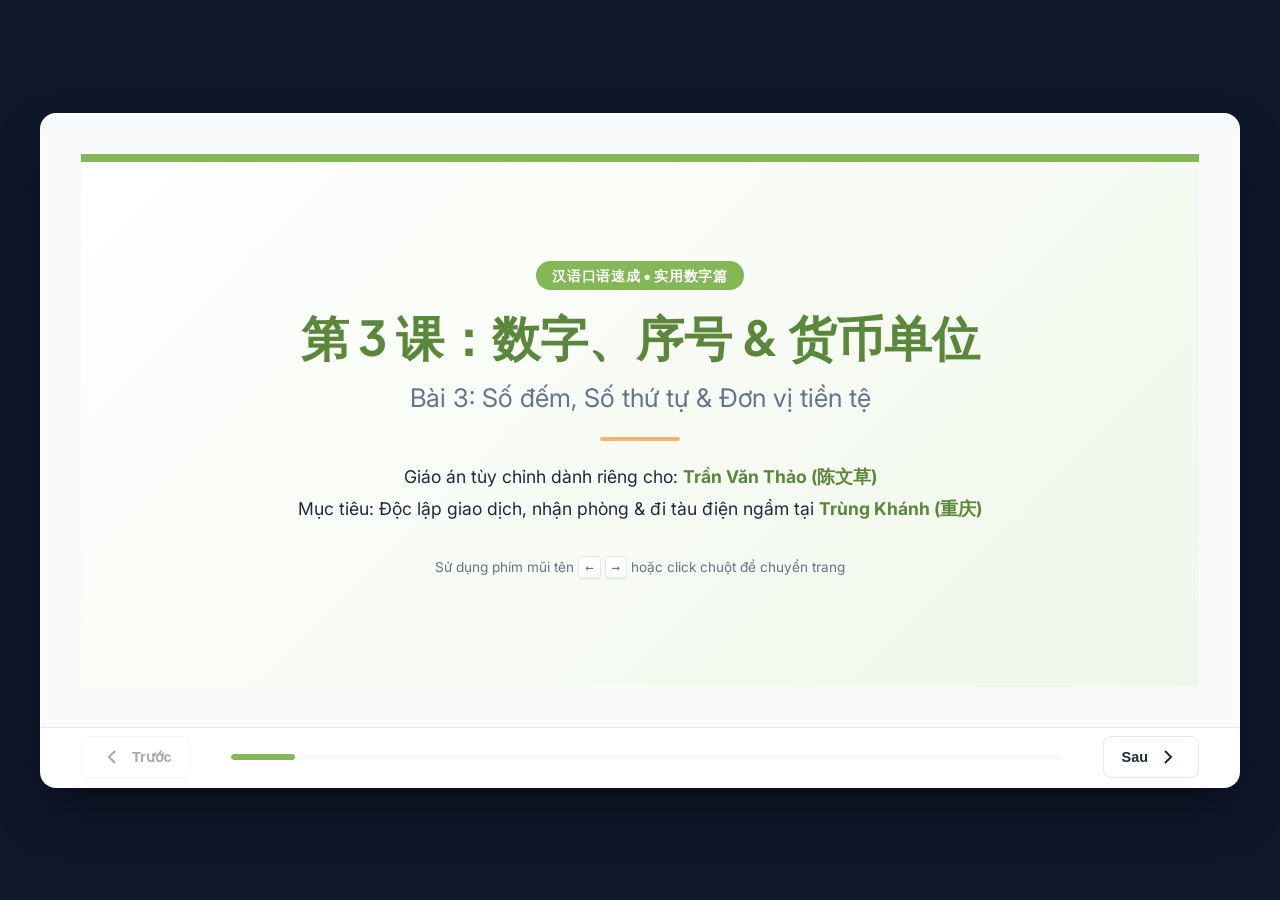
<file: bai-3-slide/index.html>
<!DOCTYPE html>
<html lang="vi">
<head>
    <meta charset="UTF-8">
    <meta name="viewport" content="width=device-width, initial-scale=1.0">
    <title>Bài 3: Số đếm, Số thứ tự & Tiền tệ - Giáo án Tiếng Trung Giao Tiếp (Trần Văn Thảo)</title>
    <link rel="stylesheet" href="style.css">
    <!-- Google Fonts: Plus Jakarta Sans cho tiêu đề và Inter cho nội dung -->
    <link rel="preconnect" href="https://fonts.googleapis.com">
    <link rel="preconnect" href="https://fonts.gstatic.com" crossorigin>
    <link href="https://fonts.googleapis.com/css2?family=Inter:wght@300;400;500;600;700&family=Plus+Jakarta+Sans:wght@400;500;600;700;800&display=swap" rel="stylesheet">
</head>
<body>
    <div class="presentation-container">
        <!-- Vùng chứa Slide -->
        <div class="slides-container">
            
            <!-- Slide 1: Bìa -->
            <section class="slide active" id="slide-1">
                <div class="slide-content cover-slide">
                    <div class="cover-header">
                        <span class="tag">汉语口语速成 • 实用数字篇</span>
                    </div>
                    <div class="cover-body">
                        <h1 class="main-title">第 3 课：数字、序号 & 货币单位</h1>
                        <p class="subtitle">Bài 3: Số đếm, Số thứ tự & Đơn vị tiền tệ</p>
                        <div class="divider"></div>
                        <p class="author">Giáo án tùy chỉnh dành riêng cho: <strong>Trần Văn Thảo (陈文草)</strong></p>
                        <p class="destination">Mục tiêu: Độc lập giao dịch, nhận phòng & đi tàu điện ngầm tại <strong>Trùng Khánh (重庆)</strong></p>
                    </div>
                    <div class="cover-footer">
                        <p class="hint">Sử dụng phím mũi tên <span class="key">←</span> <span class="key">→</span> hoặc click chuột để chuyển trang</p>
                    </div>
                </div>
            </section>

            <!-- Slide 2: Mục tiêu bài học -->
            <section class="slide" id="slide-2">
                <div class="slide-content page-slide">
                    <div class="slide-header">
                        <h2>Mục tiêu thực tế của Bài 3</h2>
                        <span class="slide-num"></span>
                    </div>
                    <div class="slide-body grid-2">
                        <div class="info-card">
                            <h3>Ngữ cảnh ứng dụng</h3>
                            <div class="avatar-placeholder">
                                <svg width="60" height="60" viewBox="0 0 24 24" fill="none" stroke="currentColor" stroke-width="1.5">
                                    <path d="M9 7H15M9 11H15M9 15H13M19 21V5C19 3.89543 18.1046 3 17 3H7C5.89543 3 5 3.89543 5 5V21L12 18L19 21Z" stroke-linecap="round" stroke-linejoin="round"/>
                                </svg>
                            </div>
                            <p class="dest-desc" style="font-size: 1.05rem; text-align: left;">
                                Trùng Khánh là thành phố 3D khổng lồ. Việc nắm chắc số đếm và số thứ tự giúp anh Thảo tự xoay sở các việc:
                                <br><br>
                                • Tìm đúng số phòng, số tầng khách sạn.
                                <br>
                                • Đi đúng line tàu điện ngầm và cổng ra (Exit).
                                <br>
                                • Tự tin đọc và kiểm tra giá tiền khi mua sắm, ăn lẩu.
                            </p>
                        </div>
                        <div class="target-card">
                            <h3>Kỹ năng cần đạt</h3>
                            <ul style="text-align: left; line-height: 1.8; color: var(--text-dark); padding-left: 20px;">
                                <li>Phát âm chuẩn từ 0 đến 9999.</li>
                                <li>Phân biệt rõ cách dùng <strong>二 (èr)</strong> và <strong>两 (liǎng)</strong>.</li>
                                <li>Đọc trôi chảy mã số phòng, tầng nhà, tuyến tàu điện.</li>
                                <li>Nghe hiểu giá tiền và nói giá tiền bằng tiếng Trung (văn nói giao tiếp hàng ngày).</li>
                            </ul>
                        </div>
                    </div>
                </div>
            </section>

            <!-- Slide 3: Số đếm cơ bản 0 - 10 -->
            <section class="slide" id="slide-3">
                <div class="slide-content page-slide">
                    <div class="slide-header">
                        <h2>Số đếm cơ bản từ 0 đến 10 (数字 0 - 10)</h2>
                        <span class="slide-num"></span>
                    </div>
                    <div class="slide-body">
                        <p class="lead-text">Bấm vào các ô số dưới đây để nghe phát âm mẫu chuẩn (zh-CN):</p>
                        <div class="number-grid">
                            <div class="number-item" data-pronounce="零">
                                <span class="num-arabic">0</span>
                                <span class="num-zh">零</span>
                                <span class="num-py">líng</span>
                                <span class="num-vi">Linh</span>
                            </div>
                            <div class="number-item" data-pronounce="一">
                                <span class="num-arabic">1</span>
                                <span class="num-zh">一</span>
                                <span class="num-py">yī</span>
                                <span class="num-vi">Nhất</span>
                            </div>
                            <div class="number-item" data-pronounce="二">
                                <span class="num-arabic">2</span>
                                <span class="num-zh">二</span>
                                <span class="num-py">èr</span>
                                <span class="num-vi">Nhị</span>
                            </div>
                            <div class="number-item" data-pronounce="三">
                                <span class="num-arabic">3</span>
                                <span class="num-zh">三</span>
                                <span class="num-py">sān</span>
                                <span class="num-vi">Tam</span>
                            </div>
                            <div class="number-item" data-pronounce="四">
                                <span class="num-arabic">4</span>
                                <span class="num-zh">四</span>
                                <span class="num-py">sì</span>
                                <span class="num-vi">Tứ</span>
                            </div>
                            <div class="number-item" data-pronounce="五">
                                <span class="num-arabic">5</span>
                                <span class="num-zh">五</span>
                                <span class="num-py">wǔ</span>
                                <span class="num-vi">Ngũ</span>
                            </div>
                            <div class="number-item" data-pronounce="六">
                                <span class="num-arabic">6</span>
                                <span class="num-zh">六</span>
                                <span class="num-py">liù</span>
                                <span class="num-vi">Lục</span>
                            </div>
                            <div class="number-item" data-pronounce="七">
                                <span class="num-arabic">7</span>
                                <span class="num-zh">七</span>
                                <span class="num-py">qī</span>
                                <span class="num-vi">Thất</span>
                            </div>
                            <div class="number-item" data-pronounce="八">
                                <span class="num-arabic">8</span>
                                <span class="num-zh">八</span>
                                <span class="num-py">bā</span>
                                <span class="num-vi">Bát</span>
                            </div>
                            <div class="number-item" data-pronounce="九">
                                <span class="num-arabic">9</span>
                                <span class="num-zh">九</span>
                                <span class="num-py">jiǔ</span>
                                <span class="num-vi">Cửu</span>
                            </div>
                            <div class="number-item" data-pronounce="十">
                                <span class="num-arabic">10</span>
                                <span class="num-zh">十</span>
                                <span class="num-py">shí</span>
                                <span class="num-vi">Thập</span>
                            </div>
                            <div class="number-item" style="background-color: var(--primary-light); border-color: var(--accent-color);" data-pronounce="两">
                                <span class="num-arabic">2 (Lượng)</span>
                                <span class="num-zh">两</span>
                                <span class="num-py">liǎng</span>
                                <span class="num-vi">Lượng</span>
                            </div>
                        </div>
                        <div class="tip-card">
                            <p>⚠️ <strong>Mẹo phát âm số 4 và số 10:</strong> Tránh nhầm lẫn giữa <strong>四 (sì - xì)</strong> và <strong>十 (shí - sứ)</strong>. Phát âm sai thanh điệu hoặc khẩu hình sẽ dễ dẫn đến nhầm lẫn tai hại trong giao dịch tiền bạc!</p>
                        </div>
                    </div>
                </div>
            </section>

            <!-- Slide 4: Quy tắc ghép số đến 9999 & Cách dùng 两 -->
            <section class="slide" id="slide-4">
                <div class="slide-content page-slide">
                    <div class="slide-header">
                        <h2>Quy tắc ghép số lớn & Phân biệt 二 vs 两</h2>
                        <span class="slide-num"></span>
                    </div>
                    <div class="slide-body grid-2">
                        <div class="rule-card">
                            <h3>1. Ghép số hàng chục, trăm, nghìn</h3>
                            <p class="rule-explain">Quy tắc ghép rất tương đồng với tiếng Việt:</p>
                            <ul style="padding-left: 20px; line-height: 1.8; font-size: 0.95rem; color: var(--text-dark);">
                                <li class="playable" data-pronounce="十一">11 = 十一 <span class="pinyin-text">[shíyī]</span> (Mười một)</li>
                                <li class="playable" data-pronounce="二十">20 = 二十 <span class="pinyin-text">[èrshí]</span> (Hai mươi)</li>
                                <li class="playable" data-pronounce="三十五">35 = 三十五 <span class="pinyin-text">[sānshíwǔ]</span> (Ba mươi lăm)</li>
                                <li class="playable" data-pronounce="一百">100 = 一百 <span class="pinyin-text">[yìbǎi]</span> (Một trăm)</li>
                                <li class="playable" data-pronounce="一千">1000 = 一千 <span class="pinyin-text">[yìqiān]</span> (Một nghìn)</li>
                            </ul>
                        </div>
                        <div class="rule-card">
                            <h3>2. Điểm đặc biệt: 二 (èr) vs 两 (liǎng)</h3>
                            <div class="formula-box">
                                <span class="formula">二 = Đếm số, số thứ tự / 两 = Số lượng + Lượng từ</span>
                            </div>
                            <p class="rule-explain">Dùng <strong>两 [liǎng]</strong> khi nói về số lượng của sự vật (cần đi kèm lượng từ) hoặc khi gọi món trà sữa/món ăn:</p>
                            <div class="example-box" style="flex-direction: column; align-items: flex-start; gap: 8px;">
                                <div class="playable" data-pronounce="两个">两个 <span class="pinyin-text">[liǎng gè]</span>: Hai cái/quả (Không dùng 二gè)</div>
                                <div class="playable" data-pronounce="两杯奶茶">两杯奶茶 <span class="pinyin-text">[liǎng bēi nǎichá]</span>: Hai ly trà sữa</div>
                                <div class="playable" data-pronounce="两人">两人 <span class="pinyin-text">[liǎng rén]</span>: Hai người</div>
                            </div>
                        </div>
                    </div>
                </div>
            </section>

            <!-- Slide 4b: Quy tắc phát âm số 1 (yī vs yāo) -->
            <section class="slide" id="slide-4b">
                <div class="slide-content page-slide">
                    <div class="slide-header">
                        <h2>Quy tắc phát âm đặc biệt: Số 1 (yī vs yāo)</h2>
                        <span class="slide-num"></span>
                    </div>
                    <div class="slide-body grid-2">
                        <div class="rule-card" style="border-color: var(--primary-color); background-color: white;">
                            <h3 style="color: var(--primary-dark)">1. Đọc là yī [yī] (Nhất)</h3>
                            <p class="rule-explain">Sử dụng trong các trường hợp đếm số thông thường, tính toán hoặc số lượng đơn lẻ:</p>
                            <ul style="padding-left: 20px; line-height: 2; font-size: 0.95rem; color: var(--text-dark);">
                                <li class="playable" data-pronounce="一，二，三">Đếm số thứ tự thông thường: <span class="hl">一, 二, 三 [yī, èr, sān]</span></li>
                                <li class="playable" data-pronounce="一加一等于二">Làm toán: <span class="hl">一加一等于二 [yī jiā yī děngyú èr]</span> (1+1=2)</li>
                                <li class="playable" data-pronounce="一杯奶茶">Lượng từ đơn lẻ: <span class="hl">一杯奶茶 [yì bēi nǎichá]</span> (Một ly trà sữa)</li>
                            </ul>
                        </div>
                        <div class="rule-card" style="border-color: var(--accent-color); background-color: var(--primary-light);">
                            <h3 style="color: var(--primary-dark)">2. Đọc là yāo [yāo] (Yêu)</h3>
                            <p class="rule-explain">Sử dụng khi đọc các mã số, dãy số liên tục để tránh nhầm lẫn với số <strong>7 (七 - qī)</strong>:</p>
                            <ul style="padding-left: 20px; line-height: 2; font-size: 0.95rem; color: var(--primary-dark); font-weight: 500;">
                                <li class="playable" data-pronounce="一五零二室">Số phòng khách sạn: 1502室 -> Đọc là <span class="hl">一五零二室 [yāo wǔ líng èr shì]</span></li>
                                <li class="playable" data-pronounce="一号线">Tuyến tàu điện (Line 1): 一号线 -> Đọc là <span class="hl">一号线 [yāo hào xiàn]</span></li>
                                <li class="playable" data-pronounce="一三八">Số điện thoại/Dãy số: 一三八... -> Đọc là <span class="hl">一三八 [yāo sān bā...]</span></li>
                            </ul>
                        </div>
                    </div>
                </div>
            </section>

            <!-- Slide 5: Số thứ tự & Định danh khách sạn, tàu điện -->
            <section class="slide" id="slide-5">
                <div class="slide-content page-slide">
                    <div class="slide-header">
                        <h2>Số thứ tự & Định danh thực tế đi lại</h2>
                        <span class="slide-num"></span>
                    </div>
                    <div class="slide-body">
                        <p class="lead-text">Cách sử dụng số thứ tự, số phòng, số tầng khách sạn và ga tàu điện ngầm ở Trùng Khánh:</p>
                        
                        <!-- Số thứ tự cơ bản -->
                        <div class="ordinal-row" style="display: flex; gap: 15px; margin-bottom: 20px;">
                            <div class="playable" data-pronounce="第一" style="flex: 1; display: flex; align-items: center; justify-content: center; gap: 10px; background: var(--bg-card); border: 1px solid var(--border-color); border-radius: 8px; padding: 10px; cursor: pointer; transition: all 0.2s;">
                                <strong>Thứ nhất:</strong> <span class="hl">第一 [dì-yī]</span>
                            </div>
                            <div class="playable" data-pronounce="第二" style="flex: 1; display: flex; align-items: center; justify-content: center; gap: 10px; background: var(--bg-card); border: 1px solid var(--border-color); border-radius: 8px; padding: 10px; cursor: pointer; transition: all 0.2s;">
                                <strong>Thứ hai:</strong> <span class="hl">第二 [dì-er]</span>
                            </div>
                        </div>

                        <div class="grid-2">
                            <div class="exercise-card">
                                <h3 class="hl">🏢 Khách sạn (酒店 - Jiǔdiàn)</h3>
                                <ul class="drill-list">
                                    <li class="playable" data-pronounce="十二楼">
                                        <strong>Tầng 12:</strong>
                                        <span class="hl">十二楼 [shí-èr lóu]</span>
                                    </li>
                                    <li class="playable" data-pronounce="十五楼">
                                        <strong>Tầng 15:</strong>
                                        <span class="hl">十五楼 [shíwǔ lóu]</span>
                                    </li>
                                    <li class="playable" data-pronounce="一五零二室">
                                        <strong>Phòng 1502:</strong>
                                        <span class="hl">一五零二室 [yī wǔ líng èr shì]</span>
                                    </li>
                                    <li class="playable" data-pronounce="八零八室">
                                        <strong>Phòng 808:</strong>
                                        <span class="hl">八零八室 [bā líng bā shì]</span>
                                    </li>
                                </ul>
                                <p class="note-text" style="margin-top: 15px;">💡 *Mẹo:* Cách đọc số 1 đổi giữa <strong>yī</strong> và <strong>yāo</strong> để tăng phản xạ nghe (Xem chi tiết ở Slide 4b trước).</p>
                            </div>
                            <div class="exercise-card">
                                <h3 class="hl">🚇 Tàu điện ngầm (地铁 - Dìtiě)</h3>
                                <ul class="drill-list">
                                    <li class="playable" data-pronounce="二号线">
                                        <strong>Tuyến số 2 (Line 2):</strong>
                                        <span class="hl">二号线 [èr hào xiàn]</span>
                                    </li>
                                    <li class="playable" data-pronounce="三号线">
                                        <strong>Tuyến số 3 (Line 3):</strong>
                                        <span class="hl">三号线 [sān hào xiàn]</span>
                                    </li>
                                    <li class="playable" data-pronounce="B口">
                                        <strong>Lối ra B:</strong>
                                        <span class="hl">B口 [B kǒu]</span>
                                    </li>
                                    <li class="playable" data-pronounce="C口">
                                        <strong>Lối ra C:</strong>
                                        <span class="hl">C口 [C kǒu]</span>
                                    </li>
                                </ul>
                            </div>
                        </div>
                    </div>
                </div>
            </section>

            <!-- Slide 6: Đơn vị tiền tệ (Văn viết vs Văn nói) -->
            <section class="slide" id="slide-6">
                <div class="slide-content page-slide">
                    <div class="slide-header">
                        <h2>Đơn vị tiền tệ Trung Quốc (Nhân dân tệ - RMB)</h2>
                        <span class="slide-num"></span>
                    </div>
                    <div class="slide-body grid-2">
                        <div class="rule-card">
                            <h3>1. Văn viết (Trên bảng giá / App)</h3>
                            <p class="rule-explain">Mắt bạn sẽ nhìn thấy các ký hiệu trên nhãn mác hoặc màn hình thanh toán:</p>
                            <ul style="padding-left: 20px; line-height: 2; font-size: 1rem; color: var(--text-dark);">
                                <li><strong>元 [Yuán]</strong>: Đồng / Tệ (Ký hiệu: ¥)</li>
                                <li><strong>角 [Jiǎo]</strong>: Hào (Bằng 1/10 nguyên)</li>
                                <li><strong>分 [Fēn]</strong>: Xu (Ít dùng thực tế hiện nay)</li>
                            </ul>
                        </div>
                        <div class="rule-card" style="border-color: var(--primary-color); background-color: var(--primary-light);">
                            <h3 style="color: var(--primary-dark)">2. Văn nói (Khi giao tiếp / Mua bán)</h3>
                            <p class="rule-explain">Miệng bạn phát âm ra khi hỏi và trả lời giá cả hàng ngày:</p>
                            <ul style="padding-left: 20px; line-height: 2; font-size: 1.05rem; color: var(--primary-dark); font-weight: 500;">
                                <li class="playable" data-pronounce="块">块 [Kuài]: Đồng (Thay thế cho 元)</li>
                                <li class="playable" data-pronounce="毛">毛 [Máo]: Hào (Thay thế cho 角)</li>
                            </ul>
                            
                            <div class="tip-card" style="background-color: white; margin-top: 12px; border-left: 4px solid var(--accent-color); padding: 10px 12px; border-radius: 6px;">
                                <p style="color: var(--text-dark); font-size: 0.9rem; line-height: 1.5; margin: 0;">
                                    <strong>Quy đổi chính thức (Văn viết):</strong>
                                    <br>
                                    • 1 元 (Nguyên) = 10 角 (Hào)
                                    <br>
                                    • 1 角 (Hào) = 10 分 (Xu)
                                    <br>
                                    <strong>Quy đổi trong văn nói:</strong>
                                    <br>
                                    • 1 块 [kuài] = 10 毛 [máo]
                                    <br>
                                    • 1 毛 [máo] = 10 分 [fēn]
                                </p>
                            </div>
                        </div>
                    </div>
                </div>
            </section>

            <!-- Slide 6b: Đơn vị tiền tệ các nước -->
            <section class="slide" id="slide-6b">
                <div class="slide-content page-slide">
                    <div class="slide-header">
                        <h2>Đơn vị tiền tệ các nước (各国货币)</h2>
                        <span class="slide-num"></span>
                    </div>
                    <div class="slide-body">
                        <p class="lead-text">Nhận biết cách nói đơn vị tiền tệ của một số quốc gia phổ biến khi giao tiếp:</p>
                        <div class="grid-3" style="gap: 15px;">
                            <div class="custom-vocab-card playable" data-pronounce="人民币">
                                <div class="vocab-badge-zh" style="font-size: 1.4rem;">人民币</div>
                                <div class="vocab-badge-pinyin" style="font-size: 0.95rem;">Rénmínbì</div>
                                <div class="vocab-badge-vi" style="font-weight: bold; color: var(--primary-dark); margin-top: 5px;">Nhân dân tệ (¥)<br><span style="font-weight: normal; font-size: 0.8rem; color: var(--text-light)">Đơn vị: 元/块 [yuán/kuài]</span></div>
                            </div>
                            <div class="custom-vocab-card playable" data-pronounce="越南盾">
                                <div class="vocab-badge-zh" style="font-size: 1.4rem;">越南盾</div>
                                <div class="vocab-badge-pinyin" style="font-size: 0.95rem;">Yuènándùn</div>
                                <div class="vocab-badge-vi" style="font-weight: bold; color: var(--primary-dark); margin-top: 5px;">Việt Nam Đồng (₫)<br><span style="font-weight: normal; font-size: 0.8rem; color: var(--text-light)">Đơn vị: 盾 [dùn]</span></div>
                            </div>
                            <div class="custom-vocab-card playable" data-pronounce="美元">
                                <div class="vocab-badge-zh" style="font-size: 1.4rem;">美元</div>
                                <div class="vocab-badge-pinyin" style="font-size: 0.95rem;">Měiyuán</div>
                                <div class="vocab-badge-vi" style="font-weight: bold; color: var(--primary-dark); margin-top: 5px;">Đô la Mỹ ($)<br><span style="font-weight: normal; font-size: 0.8rem; color: var(--text-light)">Gọi khác: 美金 [měijīn] / 刀 [dāo]</span></div>
                            </div>
                        </div>
                        <div class="tip-card" style="margin-top: 20px;">
                            <p>💡 <strong>Gợi ý thực hành:</strong> Khi đổi tiền tại ngân hàng hoặc quầy dịch vụ, bạn có thể nói: <span class="playable" data-pronounce="我要换人民币" style="text-decoration: underline; cursor: pointer; color: var(--primary-dark); font-weight: 500;">我要换人民币 [Wǒ yào huàn Rénmínbì]</span> (Tôi muốn đổi Nhân dân tệ) hoặc <span class="playable" data-pronounce="我要换美元" style="text-decoration: underline; cursor: pointer; color: var(--primary-dark); font-weight: 500;">我要换美元 [Wǒ yào huàn Měiyuán]</span> (Tôi muốn đổi Đô la Mỹ).</p>
                        </div>
                    </div>
                </div>
            </section>

            <!-- Slide 7: Luyện dịch giá tiền nhanh -->
            <section class="slide" id="slide-7">
                <div class="slide-content page-slide">
                    <div class="slide-header">
                        <h2>Thực hành đọc giá tiền giao tiếp</h2>
                        <span class="slide-num"></span>
                    </div>
                    <div class="slide-body">
                        <p class="lead-text">Hãy nhìn bảng giá tiền viết (bên trái) và luyện phản xạ nói (bên phải):</p>
                        <div class="grid-3" style="gap: 15px;">
                            <div class="custom-vocab-card playable" data-pronounce="八块五毛">
                                <div class="vocab-badge-zh" style="font-size: 1.3rem;">¥ 8.5</div>
                                <div class="vocab-badge-pinyin" style="font-size: 0.95rem;">8.5 元</div>
                                <div class="vocab-badge-vi" style="font-weight: bold; color: var(--primary-dark);">八块五毛<br><span style="font-weight: normal; font-size: 0.8rem; color: var(--text-light)">[bā kuài wǔ máo]</span></div>
                            </div>
                            <div class="custom-vocab-card playable" data-pronounce="十五块五毛">
                                <div class="vocab-badge-zh" style="font-size: 1.3rem;">¥ 15.5</div>
                                <div class="vocab-badge-pinyin" style="font-size: 0.95rem;">15.5 元</div>
                                <div class="vocab-badge-vi" style="font-weight: bold; color: var(--primary-dark);">十五块五毛<br><span style="font-weight: normal; font-size: 0.8rem; color: var(--text-light)">[shíwǔ kuài wǔ máo]</span></div>
                            </div>
                            <div class="custom-vocab-card playable" data-pronounce="一百二十块">
                                <div class="vocab-badge-zh" style="font-size: 1.3rem;">¥ 120</div>
                                <div class="vocab-badge-pinyin" style="font-size: 0.95rem;">120 元</div>
                                <div class="vocab-badge-vi" style="font-weight: bold; color: var(--primary-dark);">一百二十块<br><span style="font-weight: normal; font-size: 0.8rem; color: var(--text-light)">[yìbǎi èrshí kuài]</span></div>
                            </div>
                            <div class="custom-vocab-card playable" data-pronounce="两块">
                                <div class="vocab-badge-zh" style="font-size: 1.3rem;">¥ 2.0</div>
                                <div class="vocab-badge-pinyin" style="font-size: 0.95rem;">2.0 元</div>
                                <div class="vocab-badge-vi" style="font-weight: bold; color: var(--primary-dark);">两块<br><span style="font-weight: normal; font-size: 0.8rem; color: var(--text-light)">[liǎng kuài]</span></div>
                            </div>
                            <div class="custom-vocab-card playable" data-pronounce="五十块">
                                <div class="vocab-badge-zh" style="font-size: 1.3rem;">¥ 50</div>
                                <div class="vocab-badge-pinyin" style="font-size: 0.95rem;">50 元</div>
                                <div class="vocab-badge-vi" style="font-weight: bold; color: var(--primary-dark);">五十块<br><span style="font-weight: normal; font-size: 0.8rem; color: var(--text-light)">[wǔshí kuài]</span></div>
                            </div>
                            <div class="custom-vocab-card playable" data-pronounce="九块九">
                                <div class="vocab-badge-zh" style="font-size: 1.3rem;">¥ 9.9</div>
                                <div class="vocab-badge-pinyin" style="font-size: 0.95rem;">9.9 元</div>
                                <div class="vocab-badge-vi" style="font-weight: bold; color: var(--primary-dark);">九块九<br><span style="font-weight: normal; font-size: 0.8rem; color: var(--text-light)">[jiǔ kuài jiǔ] (nói tắt)</span></div>
                            </div>
                        </div>
                        <div class="tip-card" style="margin-top: 20px;">
                            <p>💡 <strong>Cách nói tắt:</strong> Khi giá tiền có cả hàng đơn vị và Hào, người bản xứ thường bỏ chữ "毛" ở cuối. Ví dụ: "9.9块" đọc nhanh là <strong>九块九 [jiǔ kuài jiǔ]</strong> thay vì "九块九毛".</p>
                        </div>
                    </div>
                </div>
            </section>

            <!-- Slide 7b: Cấu trúc hỏi đáp Số phòng & Giá tiền -->
            <section class="slide" id="slide-7b">
                <div class="slide-content page-slide">
                    <div class="slide-header">
                        <h2>Mẫu câu Hỏi & Đáp thực tế</h2>
                        <span class="slide-num"></span>
                    </div>
                    <div class="slide-body grid-2">
                        <div class="exercise-card">
                            <h3 class="hl" style="margin-bottom: 15px;">🏢 Hỏi & Trả lời số phòng</h3>
                            <div class="dialog-block" style="gap: 10px; display: flex; flex-direction: column;">
                                <div class="playable" data-pronounce="你的房间是几号？" style="background: var(--primary-light); padding: 10px; border-radius: 8px; cursor: pointer;">
                                    <strong>Q:</strong> <strong>你的房间是几号？</strong>
                                    <div style="font-size: 0.85rem; color: var(--text-light);">[Nǐ de fángjiān : jǐ hào?]</div>
                                    <div style="font-size: 0.9rem; color: var(--text-dark);">Phòng của bạn là số mấy?</div>
                                </div>
                                <div class="playable" data-pronounce="我的房间是一五零二室。" style="background: white; border: 1px solid var(--border-color); padding: 10px; border-radius: 8px; cursor: pointer;">
                                    <strong>A:</strong> <strong>我的房间是一五零二室。</strong>
                                    <div style="font-size: 0.85rem; color: var(--text-light);">[Wǒ de fángjiān : yī wǔ líng èr shì.]</div>
                                    <div style="font-size: 0.9rem; color: var(--text-dark);">Phòng của tôi là phòng 1502.</div>
                                </div>
                            </div>
                        </div>
                        <div class="exercise-card">
                            <h3 class="hl" style="margin-bottom: 15px;">💰 Hỏi & Trả lời giá tiền</h3>
                            <div class="dialog-block" style="gap: 10px; display: flex; flex-direction: column;">
                                <div class="playable" data-pronounce="这个多少钱？" style="background: var(--primary-light); padding: 10px; border-radius: 8px; cursor: pointer;">
                                    <strong>Q:</strong> <strong>这个多少钱？</strong>
                                    <div style="font-size: 0.85rem; color: var(--text-light);">[Zhège duōshao qián?]</div>
                                    <div style="font-size: 0.9rem; color: var(--text-dark);">Cái này bao nhiêu tiền?</div>
                                </div>
                                <div class="playable" data-pronounce="十五块五毛。" style="background: white; border: 1px solid var(--border-color); padding: 10px; border-radius: 8px; cursor: pointer;">
                                    <strong>A:</strong> <strong>十五块五毛。</strong>
                                    <div style="font-size: 0.85rem; color: var(--text-light);">[Shíwǔ kuài wǔ máo.]</div>
                                    <div style="font-size: 0.9rem; color: var(--text-dark);">15 tệ rưỡi (15.5 Tệ).</div>
                                </div>
                            </div>
                        </div>
                    </div>
                </div>
            </section>

            <!-- Slide 8: Bài khóa tình huống giao tiếp thực tế -->
            <section class="slide" id="slide-8">
                <div class="slide-content page-slide">
                    <div class="slide-header">
                        <h2>Hội thoại thực tế (Số phòng & Hỏi giá)</h2>
                        <span class="slide-num"></span>
                    </div>
                    <div class="slide-body dialog-container">
                        <div class="dialog-block">
                            <h3>Tình huống 1: Hỏi số phòng & tầng tại Quầy lễ tân khách sạn</h3>
                            <div class="dialog-row">
                                <span class="speaker">Lễ tân (A):</span>
                                <div class="dialog-bubble">
                                    <p class="zh">你好，这是你的房卡。你的房间是一五零二室，在十五楼。</p>
                                    <p class="py">Nǐ hǎo, zhè shì nǐ de fángkǎ. Nǐ de fángjiān shì yī wǔ líng èr shì, zài shíwǔ lóu.</p>
                                    <p class="vi">Xin chào, đây là thẻ phòng của anh. Phòng của anh là phòng 1502, ở tầng 15.</p>
                                </div>
                            </div>
                            <div class="dialog-row">
                                <span class="speaker">Anh Thảo (B):</span>
                                <div class="dialog-bubble font-highlight">
                                    <p class="zh">一五零二室，十五楼。好的，谢谢！</p>
                                    <p class="py">Yī wǔ líng èr shì, shíwǔ lóu. Hǎo de, xièxie!</p>
                                    <p class="vi">Phòng 1502, tầng 15. Dạ vâng, cảm ơn!</p>
                                </div>
                            </div>
                        </div>

                        <div class="dialog-block">
                            <h3>Tình huống 2: Hỏi giá chai nước / đồ ăn nhẹ bên đường</h3>
                            <div class="dialog-row">
                                <span class="speaker">Anh Thảo (A):</span>
                                <div class="dialog-bubble font-highlight">
                                    <p class="zh">老板，这个多少钱？</p>
                                    <p class="py">Lǎobǎn, zhège duōshao qián?</p>
                                    <p class="vi">Ông chủ ơi, cái này bao nhiêu tiền?</p>
                                </div>
                            </div>
                            <div class="dialog-row">
                                <span class="speaker">Chủ quán (B):</span>
                                <div class="dialog-bubble">
                                    <p class="zh">八块五毛。</p>
                                    <p class="py">Bā kuài wǔ máo.</p>
                                    <p class="vi">Tám tệ rưỡi (8.5 tệ).</p>
                                </div>
                            </div>
                        </div>
                    </div>
                </div>
            </section>

            <!-- Slide 9: Thực hành tương tác phản xạ nhanh -->
            <section class="slide" id="slide-9">
                <div class="slide-content page-slide">
                    <div class="slide-header">
                        <h2>Tập phản xạ nhận diện số & Tiền tệ</h2>
                        <span class="slide-num"></span>
                    </div>
                    <div class="slide-body grid-2">
                        <div class="vocab-item interactive">
                            <span class="zh-char">一五零二室</span>
                            <span class="pinyin hidden">yī wǔ líng èr shì</span>
                            <span class="meaning hidden">Phòng 1502</span>
                        </div>
                        <div class="vocab-item interactive">
                            <span class="zh-char">二号线，C口</span>
                            <span class="pinyin hidden">èr hào xiàn, C kǒu</span>
                            <span class="meaning hidden">Tuyến số 2, Cổng ra C</span>
                        </div>
                        <div class="vocab-item interactive">
                            <span class="zh-char">十五块五毛</span>
                            <span class="pinyin hidden">shíwǔ kuài wǔ máo</span>
                            <span class="meaning hidden">15.5 Tệ</span>
                        </div>
                        <div class="vocab-item interactive">
                            <span class="zh-char">一百二十块</span>
                            <span class="pinyin hidden">yìbǎi èrshí kuài</span>
                            <span class="meaning hidden">120 Tệ</span>
                        </div>
                    </div>
                </div>
            </section>

            <!-- Slide 10: Bài tập về nhà: Ghi âm phản xạ nói -->
            <section class="slide" id="slide-10">
                <div class="slide-content page-slide">
                    <div class="slide-header">
                        <h2>Bài tập về nhà: Ghi âm phản xạ nói</h2>
                        <span class="slide-num"></span>
                    </div>
                    <div class="slide-body homework-container">
                        <p class="lead-text">Học viên tự luyện tập phát âm theo mẫu bằng cách click vào các câu dưới đây, sau đó tự ghi âm gửi qua WeChat/Zalo cho giáo viên:</p>
                        
                        <div class="grid-2">
                            <div class="exercise-card">
                                <h3>Yêu cầu 1: Đọc tổ hợp số điện, số phòng ngẫu nhiên</h3>
                                <ul class="drill-list">
                                    <li class="playable" data-pronounce="八块五毛">8.5 块 -> <span class="hl">八块五毛</span></li>
                                    <li class="playable" data-pronounce="一百二十块">120 块 -> <span class="hl">一百二十块</span></li>
                                    <li class="playable" data-pronounce="十五楼，一五零二室">Phòng 1502 tầng 15 -> <span class="hl">十五楼，一五零二室</span></li>
                                    <li class="playable" data-pronounce="三号线，C口">Tuyến số 3, lối ra C -> <span class="hl">三号线，C口</span></li>
                                </ul>
                            </div>

                            <div class="exercise-card">
                                <h3>Yêu cầu 2: Ghi âm hội thoại phản xạ hai chiều</h3>
                                <p class="drill-tip">Nghe kỹ phát âm mẫu và ghi âm cả đoạn hội thoại hỏi giá:</p>
                                <div class="dialog-bubble font-highlight playable" data-pronounce="老板，这个多少钱？" style="width: 100%; box-sizing: border-box; margin-top: 15px; margin-bottom: 10px;">
                                    <p class="zh">老板，这个多少钱？</p>
                                    <p class="py">Lǎobǎn, zhège duōshao qián?</p>
                                    <p class="vi">"Ông chủ ơi, cái này bao nhiêu tiền?"</p>
                                </div>
                                <div class="dialog-bubble playable" data-pronounce="十五块五毛。可以用微信吗？" style="width: 100%; box-sizing: border-box;">
                                    <p class="zh">十五块五毛。可以用微信吗？</p>
                                    <p class="py">Shíwǔ kuài wǔ máo. Kěyǐ yòng Wēixìn ma?</p>
                                    <p class="vi">"15 tệ rưỡi. Có thể dùng WeChat thanh toán không?"</p>
                                </div>
                            </div>
                        </div>

                        <div class="tip-card" style="margin-top: 20px;">
                            <p>🎙️ <strong>Lưu ý ghi âm:</strong> Khi đếm số hoặc hỏi giá, cần phát âm dứt khoát các số có đuôi gió thanh 4 như "四" (sì) và thanh điệu "块" (kuài). Chúc anh Thảo luyện tập tốt!</p>
                        </div>
                    </div>
                </div>
            </section>

        </div>

        <!-- Thanh điều hướng chân slide -->
        <div class="presentation-controls">
            <button class="nav-btn prev-btn" id="prev-btn">
                <svg width="24" height="24" viewBox="0 0 24 24" fill="none" stroke="currentColor" stroke-width="2">
                    <polyline points="15 18 9 12 15 6"></polyline>
                </svg>
                Trước
            </button>
            <div class="progress-bar-container">
                <div class="progress-bar" id="progress-bar"></div>
            </div>
            <button class="nav-btn next-btn" id="next-btn">
                Sau
                <svg width="24" height="24" viewBox="0 0 24 24" fill="none" stroke="currentColor" stroke-width="2">
                    <polyline points="9 18 15 12 9 6"></polyline>
                </svg>
            </button>
        </div>
    </div>

    <script src="script.js"></script>
</body>
</html>
</file>
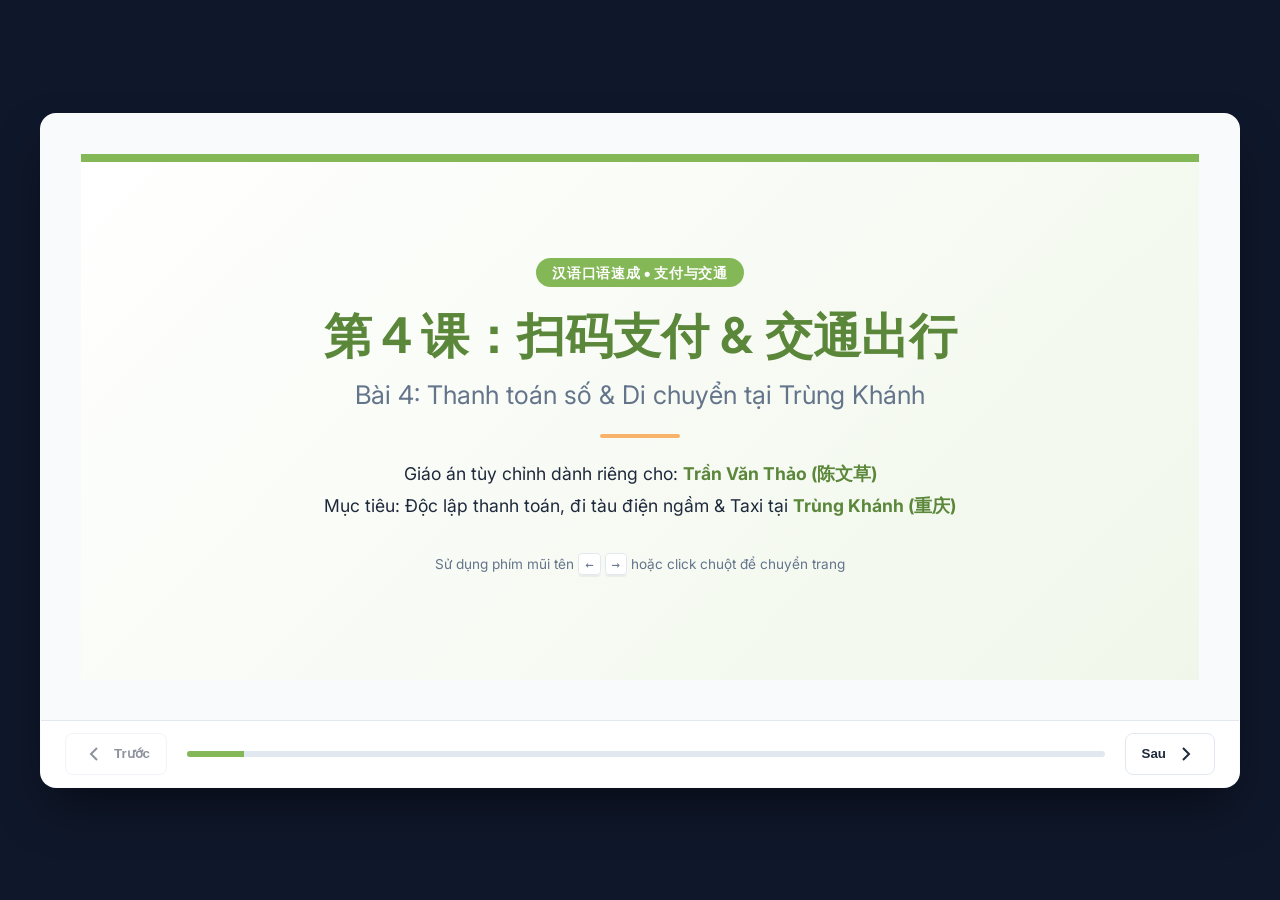
<file: bai-4-slide/index.html>
<!DOCTYPE html>
<html lang="vi">
<head>
    <meta charset="UTF-8">
    <meta name="viewport" content="width=device-width, initial-scale=1.0">
    <title>Bài 4: Thanh toán số & Di chuyển tại Trùng Khánh - Giáo án Tiếng Trung Giao Tiếp (Trần Văn Thảo)</title>
    <link rel="stylesheet" href="style.css">
    <!-- Google Fonts -->
    <link rel="preconnect" href="https://fonts.googleapis.com">
    <link rel="preconnect" href="https://fonts.gstatic.com" crossorigin>
    <link href="https://fonts.googleapis.com/css2?family=Inter:wght@300;400;500;600;700&family=Plus+Jakarta+Sans:wght@400;500;600;700;800&display=swap" rel="stylesheet">
</head>
<body>
    <div class="presentation-container">
        <!-- Vùng chứa Slide -->
        <div class="slides-container">
            
            <!-- Slide 1: Bìa -->
            <section class="slide active" id="slide-1">
                <div class="slide-content cover-slide">
                    <div class="cover-header">
                        <span class="tag">汉语口语速成 • 支付与交通</span>
                    </div>
                    <div class="cover-body">
                        <h1 class="main-title">第 4 课：扫码支付 & 交通出行</h1>
                        <p class="subtitle">Bài 4: Thanh toán số & Di chuyển tại Trùng Khánh</p>
                        <div class="divider"></div>
                        <p class="author">Giáo án tùy chỉnh dành riêng cho: <strong>Trần Văn Thảo (陈文草)</strong></p>
                        <p class="destination">Mục tiêu: Độc lập thanh toán, đi tàu điện ngầm & Taxi tại <strong>Trùng Khánh (重庆)</strong></p>
                    </div>
                    <div class="cover-footer">
                        <p class="hint">Sử dụng phím mũi tên <span class="key">←</span> <span class="key">→</span> hoặc click chuột để chuyển trang</p>
                    </div>
                </div>
            </section>

            <!-- Slide 2: Mục tiêu & Ngữ cảnh -->
            <section class="slide" id="slide-2">
                <div class="slide-content page-slide">
                    <div class="slide-header">
                        <h2>Mục tiêu thực tế của bài học tích hợp</h2>
                        <span class="slide-num"></span>
                    </div>
                    <div class="slide-body grid-2">
                        <div class="info-card">
                            <h3>Ngữ cảnh ứng dụng thực tế</h3>
                            <div class="avatar-placeholder">
                                <svg width="60" height="60" viewBox="0 0 24 24" fill="none" stroke="currentColor" stroke-width="1.5">
                                    <path d="M12 18H12.01M8 21H16C17.1046 21 18 20.1046 18 19V5C18 3.89543 17.1046 3 16 3H8C6.89543 3 6 3.89543 6 5V19C6 20.1046 6.89543 21 8 21Z" stroke-linecap="round" stroke-linejoin="round"/>
                                    <path d="M5 8H19" stroke-linecap="round" stroke-linejoin="round"/>
                                </svg>
                            </div>
                            <p class="dest-desc" style="font-size: 1.02rem; text-align: left; line-height: 1.6;">
                                Tại Trung Quốc, <strong>giao thông và thanh toán liên kết chặt chẽ</strong>. Đi taxi, tàu điện đều quét mã thanh toán. 
                                <br><br>
                                Anh Thảo sẽ được trang bị trọn gói kỹ năng sinh tồn: mua vé tàu điện ngầm, hỏi đường đi bộ, gọi xe taxi, nói địa chỉ cho tài xế và quét mã WeChat/Alipay thanh toán nhanh chóng.
                            </p>
                        </div>
                        <div class="target-card">
                            <h3>Kỹ năng cần đạt</h3>
                            <ul style="text-align: left; line-height: 1.8; color: var(--text-dark); padding-left: 20px;">
                                <li><strong>Thanh toán QR tự tin:</strong> Phân biệt rõ <strong>我扫你 (Tôi quét bạn)</strong> và <strong>你扫我 (Bạn quét tôi)</strong>.</li>
                                <li><strong>Đi tàu điện & hỏi đường:</strong> Hỏi line tàu, cửa ra (出口) và hướng rẽ trái/phải/đi thẳng.</li>
                                <li><strong>Đi xe taxi/công nghệ:</strong> Biết gọi bác tài (师傅), nói điểm đến và yêu cầu dừng xe.</li>
                                <li><strong>Kết bạn xã giao:</strong> Chủ động xin WeChat kết bạn.</li>
                            </ul>
                        </div>
                    </div>
                </div>
            </section>

            <!-- Slide 3: Từ vựng cốt lõi - Phần 1: Thanh toán số -->
            <section class="slide" id="slide-3">
                <div class="slide-content page-slide">
                    <div class="slide-header">
                        <h2>Từ vựng cốt lõi: Ứng dụng & Thanh toán số (移动支付)</h2>
                        <span class="slide-num"></span>
                    </div>
                    <div class="slide-body">
                        <p class="lead-text">Bấm vào các ô dưới đây để nghe phát âm. Bấm lần nữa để ẩn/hiện nghĩa kiểm tra phản xạ:</p>
                        <div class="vocab-grid">
                            <div class="vocab-item interactive">
                                <span class="zh-char">微信</span>
                                <span class="pinyin">Wēixìn</span>
                                <span class="meaning">WeChat</span>
                            </div>
                            <div class="vocab-item interactive">
                                <span class="zh-char">支付宝</span>
                                <span class="pinyin">Zhīfùbǎo</span>
                                <span class="meaning">Alipay</span>
                            </div>
                            <div class="vocab-item interactive">
                                <span class="zh-char">扫码</span>
                                <span class="pinyin">sǎomǎ</span>
                                <span class="meaning">Quét mã</span>
                            </div>
                            <div class="vocab-item interactive">
                                <span class="zh-char">收款码</span>
                                <span class="pinyin">shōukuǎn mǎ</span>
                                <span class="meaning">Mã nhận tiền (của chủ)</span>
                            </div>
                            <div class="vocab-item interactive">
                                <span class="zh-char">付款码</span>
                                <span class="pinyin">fùkuǎn mǎ</span>
                                <span class="meaning">Mã thanh toán (của mình)</span>
                            </div>
                            <div class="vocab-item interactive">
                                <span class="zh-char">扫一扫</span>
                                <span class="pinyin">sǎo yi sǎo</span>
                                <span class="meaning">Quét (tính năng quét trên app)</span>
                            </div>
                        </div>
                    </div>
                </div>
            </section>

            <!-- Slide 4: Mẫu câu hỏi giá & Cổng thanh toán -->
            <section class="slide" id="slide-4">
                <div class="slide-content page-slide">
                    <div class="slide-header">
                        <h2>Mẫu câu hỏi giá & Phương thức thanh toán (询问价格 & 支付)</h2>
                        <span class="slide-num"></span>
                    </div>
                    <div class="slide-body grid-2">
                        <div class="concept-card">
                            <h3>Hỏi giá cơ bản</h3>
                            <div class="dialog-bubble playable" data-pronounce="这个多少钱？" style="width: 100%; margin-bottom: 12px;">
                                <p class="zh">这个多少钱？</p>
                                <p class="py">Zhège duōshao qián?</p>
                                <p class="vi">Cái này bao nhiêu tiền?</p>
                            </div>
                            <p style="font-size: 0.9rem; line-height: 1.5; color: var(--text-light); text-align: left;">
                                Bạn có thể chỉ tay vào sản phẩm/món ăn và nói câu này để hỏi giá trực tiếp.
                            </p>
                        </div>
                        <div class="concept-card">
                            <h3>Hỏi app thanh toán</h3>
                            <div class="dialog-bubble playable" data-pronounce="可以用微信吗？" style="width: 100%; margin-bottom: 12px;">
                                <p class="zh">可以用微信吗？</p>
                                <p class="py">Kěyǐ yòng Wēixìn ma?</p>
                                <p class="vi">Có thể dùng WeChat không?</p>
                            </div>
                            <div class="dialog-bubble playable" data-pronounce="可以用支付宝吗？" style="width: 100%;">
                                <p class="zh">可以用支付宝吗？</p>
                                <p class="py">Kěyǐ yòng Zhīfùbǎo ma?</p>
                                <p class="vi">Có thể dùng Alipay không?</p>
                            </div>
                        </div>
                    </div>
                </div>
            </section>

            <!-- Slide 5: Quy trình quét mã (Sửa "me/you") -->
            <section class="slide" id="slide-5">
                <div class="slide-content page-slide">
                    <div class="slide-header">
                        <h2>Quy trình quét mã QR: 我扫你 (Tôi quét bạn) vs 你扫我 (Bạn quét tôi)</h2>
                        <span class="slide-num"></span>
                    </div>
                    <div class="slide-body">
                        <div class="comparison-container">
                            <div class="comparison-card highlight-1">
                                <div class="comparison-icon">🤳</div>
                                <h3>我扫你 (Wǒ sǎo nǐ)</h3>
                                <p class="comparison-desc">
                                    Thường gặp ở quán ven đường, tiệm tạp hóa nhỏ, taxi truyền thống. 
                                    Chủ quán có sẵn mã QR (收款码) dán ở bàn/kính xe. Bạn mở app quét mã của họ và tự nhập số tiền cần trả.
                                </p>
                                <div class="comparison-phrase" data-pronounce="我扫你">
                                    <span class="zh">我扫你</span>
                                    <span class="py" style="display:block; color:#e28743; font-size:0.9rem;">Wǒ sǎo nǐ</span>
                                    <span class="vi" style="display:block; font-size:0.85rem;">Tôi quét anh/chị</span>
                                </div>
                            </div>
                            <div class="comparison-card highlight-2">
                                <div class="comparison-icon">📱</div>
                                <h3>你扫我 (Nǐ sǎo wǒ)</h3>
                                <p class="comparison-desc">
                                    Thường dùng tại siêu thị tiện lợi, quán ăn nhanh lớn. 
                                    Bạn mở "Mã thanh toán" (付款码 - mã vạch/QR cá nhân) trên app của bạn, đưa màn hình ra để nhân viên dùng máy tít quét mã.
                                </p>
                                <div class="comparison-phrase" data-pronounce="你扫我吧">
                                    <span class="zh">你扫我吧</span>
                                    <span class="py" style="display:block; color:#e28743; font-size:0.9rem;">Nǐ sǎo wǒ ba</span>
                                    <span class="vi" style="display:block; font-size:0.85rem;">Bạn quét tôi đi</span>
                                </div>
                            </div>
                        </div>
                    </div>
                </div>
            </section>

            <!-- Slide 6: Kết bạn WeChat xã giao (Sửa "me/you") -->
            <section class="slide" id="slide-6">
                <div class="slide-content page-slide">
                    <div class="slide-header">
                        <h2>Kết bạn WeChat xã giao (加微信好友)</h2>
                        <span class="slide-num"></span>
                    </div>
                    <div class="slide-body grid-2">
                        <div class="concept-card">
                            <h3>Câu thoại xã giao</h3>
                            <div class="dialog-bubble playable" data-pronounce="加个微信吧。" style="width: 100%; margin-bottom: 12px;">
                                <p class="zh">加个微信吧。</p>
                                <p class="py">Jiā ge Wēixìn ba.</p>
                                <p class="vi">Kết bạn WeChat nhé.</p>
                            </div>
                            <div class="dialog-bubble playable" data-pronounce="我扫你，还是你扫 tôi？" data-pronounce="我扫你，还是你扫我？" style="width: 100%;">
                                <p class="zh">我扫你，还是你扫我？</p>
                                <p class="py">Wǒ sǎo nǐ, háishi nǐ sǎo wǒ?</p>
                                <p class="vi">Tôi quét bạn, hay bạn quét tôi?</p>
                            </div>
                        </div>
                        <div class="info-card" style="text-align:left;">
                            <h3>Xưng xô thân thiện</h3>
                            <p style="font-size:0.95rem; line-height: 1.7; margin-bottom: 10px;">
                                Sử dụng các từ xưng hô này để mở đầu câu chuyện thân mật:
                            </p>
                            <ul style="padding-left:20px; line-height:1.8;">
                                <li><strong>老板 (Lǎobǎn):</strong> Ông/bà chủ quán ăn, quầy hàng.</li>
                                <li><strong>帅哥 (Shuàigē):</strong> Soái ca / Anh trai (gọi bạn nam trẻ).</li>
                                <li><strong>美女 (Měinǚ):</strong> Người đẹp / Chị gái (gọi bạn nữ trẻ).</li>
                            </ul>
                        </div>
                    </div>
                </div>
            </section>

            <!-- Slide 7: Từ vựng di chuyển Metro & Taxi -->
            <section class="slide" id="slide-7">
                <div class="slide-content page-slide">
                    <div class="slide-header">
                        <h2>Từ vựng di chuyển: Tàu điện ngầm & Taxi (地铁与出租车)</h2>
                        <span class="slide-num"></span>
                    </div>
                    <div class="slide-body">
                        <p class="lead-text">Bấm vào các ô dưới đây để nghe phát âm và bấm lại để ẩn/hiện bính âm & nghĩa:</p>
                        <div class="vocab-grid">
                            <div class="vocab-item interactive">
                                <span class="zh-char">地铁站</span>
                                <span class="pinyin">dìtiězhàn</span>
                                <span class="meaning">Trạm tàu điện ngầm</span>
                            </div>
                            <div class="vocab-item interactive">
                                <span class="zh-char">换乘</span>
                                <span class="pinyin">huànchéng</span>
                                <span class="meaning">Đổi tuyến / Chuyển tuyến</span>
                            </div>
                            <div class="vocab-item interactive">
                                <span class="zh-char">几号线</span>
                                <span class="pinyin">jǐ hào xiàn</span>
                                <span class="meaning">Tuyến số mấy?</span>
                            </div>
                            <div class="vocab-item interactive">
                                <span class="zh-char">出口</span>
                                <span class="pinyin">chūkǒu</span>
                                <span class="meaning">Cổng ra / Lối thoát ra</span>
                            </div>
                            <div class="vocab-item interactive">
                                <span class="zh-char">师傅</span>
                                <span class="pinyin">shīfu</span>
                                <span class="meaning">Bác tài / Tài xế xe taxi</span>
                            </div>
                            <div class="vocab-item interactive">
                                <span class="zh-char">停一下</span>
                                <span class="pinyin">tíng yíxià</span>
                                <span class="meaning">Dừng lại một chút</span>
                            </div>
                        </div>
                    </div>
                </div>
            </section>

            <!-- Slide 8: Đi Tàu điện ngầm Trùng Khánh -->
            <section class="slide" id="slide-8">
                <div class="slide-content page-slide">
                    <div class="slide-header">
                        <h2>Cách đi Tàu điện ngầm ở Trùng Khánh (坐地铁)</h2>
                        <span class="slide-num"></span>
                    </div>
                    <div class="slide-body grid-2">
                        <div class="concept-card">
                            <h3>Hỏi tuyến tàu</h3>
                            <div class="dialog-bubble playable" data-pronounce="地铁站在哪里？" style="width: 100%; margin-bottom: 12px;">
                                <p class="zh">地铁站在哪里？</p>
                                <p class="py">Dìtiězhàn zài nǎlǐ?</p>
                                <p class="vi">Trạm tàu điện ngầm ở đâu?</p>
                            </div>
                            <div class="dialog-bubble playable" data-pronounce="去洪崖洞坐几号线？" style="width: 100%;">
                                <p class="zh">去洪崖洞坐几号线？</p>
                                <p class="py">Qù Hóngyádòng zuò jǐ hào xiàn?</p>
                                <p class="vi">Đi Hồng Nhai Động đi tuyến số mấy?</p>
                            </div>
                        </div>
                        <div class="info-card" style="text-align:left;">
                            <h3>Địa danh Trùng Khánh đặc sắc</h3>
                            <p style="font-size:0.95rem; line-height: 1.6;">
                                <strong>Ga Lý Tử Bạt (李子坝站 - Lǐzǐbà zhàn):</strong> Ga tàu điện xuyên qua tòa nhà chung cư 19 tầng nổi tiếng toàn thế giới. 
                                <br><br>
                                Nằm trên <strong>Tuyến số 2 (二号线 - Èr hào xiàn)</strong>. Học viên cần nhớ tên ga và tên tuyến này để tự đi trải nghiệm.
                            </p>
                        </div>
                    </div>
                </div>
            </section>

            <!-- Slide 9: Hỏi đường đi bộ -->
            <section class="slide" id="slide-9">
                <div class="slide-content page-slide">
                    <div class="slide-header">
                        <h2>Hỏi đường đi bộ khi đi một mình (问路)</h2>
                        <span class="slide-num"></span>
                    </div>
                    <div class="slide-body grid-2">
                        <div class="concept-card">
                            <h3>Hỏi cách đi</h3>
                            <div class="dialog-bubble playable" data-pronounce="请问，怎么走？" style="width: 100%; margin-bottom: 12px;">
                                <p class="zh">请问，怎么走？</p>
                                <p class="py">Qǐngwén, zěnme zǒu?</p>
                                <p class="vi">Xin hỏi, đi thế nào?</p>
                            </div>
                            <div class="dialog-bubble playable" data-pronounce="洗手间在哪里？" style="width: 100%;">
                                <p class="zh">洗手间在哪里？</p>
                                <p class="py">Xǐshǒujan zài nǎlǐ?</p>
                                <p class="vi">Nhà vệ sinh ở đâu vậy?</p>
                            </div>
                        </div>
                        <div class="target-card" style="text-align:left;">
                            <h3>Từ chỉ hướng rẽ</h3>
                            <ul style="list-style:none; line-height: 2; padding-left: 0;">
                                <li class="playable" data-pronounce="一直走"><span class="hl">一直走</span> (yìzhí zǒu): Đi thẳng</li>
                                <li class="playable" data-pronounce="向左拐"><span class="hl">向左拐</span> (xiàng zuǒ guǎi): Rẽ trái</li>
                                <li class="playable" data-pronounce="向右拐"><span class="hl">向右拐</span> (xiàng yòu guǎi): Rẽ phải</li>
                            </ul>
                        </div>
                    </div>
                </div>
            </section>

            <!-- Slide 10: Đi Taxi & Nói địa chỉ với tài xế -->
            <section class="slide" id="slide-10">
                <div class="slide-content page-slide">
                    <div class="slide-header">
                        <h2>Đi Taxi & Nói địa chỉ với tài xế (搭乘出租车)</h2>
                        <span class="slide-num"></span>
                    </div>
                    <div class="slide-body grid-2">
                        <div class="concept-card">
                            <h3>Chào hỏi & Chỉ điểm đến</h3>
                            <div class="dialog-bubble playable" data-pronounce="你好，师傅。去解放碑。" style="width: 100%; margin-bottom: 12px;">
                                <p class="zh">你好，师傅。去解放碑。</p>
                                <p class="py">Nǐ hǎo, shīfu. Qù Jiěfàngbēi.</p>
                                <p class="vi">Chào bác tài, đi Giải Phóng Bia.</p>
                            </div>
                            <div class="dialog-bubble playable" data-pronounce="师傅，去这个地址。" style="width: 100%;">
                                <p class="zh">师傅，去这个地址。</p>
                                <p class="py">Shīfu, qù zhège dìzhǐ.</p>
                                <p class="vi">Bác tài ơi, đi địa chỉ này. (mở điện thoại đưa ra)</p>
                            </div>
                        </div>
                        <div class="concept-card">
                            <h3>Báo trạng thái & Hỏi hành trình</h3>
                            <div class="dialog-bubble playable" data-pronounce="师傅，多长时间到？" style="width: 100%; margin-bottom: 12px;">
                                <p class="zh">师傅，多长时间到？</p>
                                <p class="py">Shīfu, duō cháng shíjiān dào?</p>
                                <p class="vi">Bác tài ơi, bao lâu thì tới nơi?</p>
                            </div>
                            <div style="display:flex; flex-direction:column; gap:8px; font-size:0.95rem; text-align:left; color:var(--text-dark); margin-top:5px;">
                                <div class="playable" data-pronounce="我上车了。" style="background:var(--bg-light); padding:8px 12px; border-radius:6px; border:1px solid var(--border-color);">
                                    <strong class="hl">我上车了。</strong> (Wǒ shàngchē le): Tôi lên xe rồi.
                                </div>
                                <div class="playable" data-pronounce="我在车上。" style="background:var(--bg-light); padding:8px 12px; border-radius:6px; border:1px solid var(--border-color);">
                                    <strong class="hl">我在车上。</strong> (Wǒ zài chē shàng): Tôi đang ở trên xe.
                                </div>
                                <div class="playable" data-pronounce="我下车了。" style="background:var(--bg-light); padding:8px 12px; border-radius:6px; border:1px solid var(--border-color);">
                                    <strong class="hl">我下车了。</strong> (Wǒ xiàchē le): Tôi xuống xe rồi.
                                </div>
                            </div>
                        </div>
                    </div>
                </div>
            </section>

            <!-- Slide 11: Hội thoại thực hành mẫu 1 (Thanh toán) -->
            <section class="slide" id="slide-11">
                <div class="slide-content page-slide">
                    <div class="slide-header">
                        <h2>Hội thoại thực hành 1: Quét mã thanh toán ở quán ăn</h2>
                        <span class="slide-num"></span>
                    </div>
                    <div class="slide-body">
                        <div class="dialog-container">
                            <div class="dialog-row left">
                                <div class="dialog-avatar">Thảo</div>
                                <div class="dialog-bubble">
                                    <p class="zh">老板，这个多少钱？</p>
                                    <p class="py">Lǎobǎn, zhège duōshao qián?</p>
                                    <p class="vi">Ông chủ ơi, cái này bao nhiêu tiền?</p>
                                </div>
                            </div>
                            <div class="dialog-row right">
                                <div class="dialog-avatar">Chủ</div>
                                <div class="dialog-bubble">
                                    <p class="zh">十五块。</p>
                                    <p class="py">Shíwǔ kuài.</p>
                                    <p class="vi">15 tệ (15 đồng).</p>
                                </div>
                            </div>
                            <div class="dialog-row left">
                                <div class="dialog-avatar">Thảo</div>
                                <div class="dialog-bubble">
                                    <p class="zh">可以用支付宝吗？我扫你。</p>
                                    <p class="py">Kěyǐ yòng Zhīfùbǎo ma? Wǒ sǎo nǐ.</p>
                                    <p class="vi">Dùng Alipay được không? Tôi quét anh nhé.</p>
                                </div>
                            </div>
                            <div class="dialog-row right">
                                <div class="dialog-avatar">Chủ</div>
                                <div class="dialog-bubble">
                                    <p class="zh">可以，扫这里。</p>
                                    <p class="py">Kěyǐ, sǎo zhèlǐ.</p>
                                    <p class="vi">Được, quét ở đây nè.</p>
                                </div>
                            </div>
                        </div>
                    </div>
                </div>
            </section>

            <!-- Slide 12: Hội thoại thực hành mẫu 2 (Metro) -->
            <section class="slide" id="slide-12">
                <div class="slide-content page-slide">
                    <div class="slide-header">
                        <h2>Hội thoại thực hành 2: Đi Tàu điện & Hỏi đường</h2>
                        <span class="slide-num"></span>
                    </div>
                    <div class="slide-body">
                        <div class="dialog-container">
                            <div class="dialog-row left">
                                <div class="dialog-avatar">Thảo</div>
                                <div class="dialog-bubble">
                                    <p class="zh">请问，地铁站在哪里？</p>
                                    <p class="py">Qǐngwén, dìtiězhàn zài nǎlǐ?</p>
                                    <p class="vi">Xin hỏi, trạm tàu điện ngầm ở đâu vậy?</p>
                                </div>
                            </div>
                            <div class="dialog-row right">
                                <div class="dialog-avatar">Người</div>
                                <div class="dialog-bubble">
                                    <p class="zh">一直走，向右拐就到了。</p>
                                    <p class="py">Yìzhí zǒu, xiàng yòu guǎi jiù dào le.</p>
                                    <p class="vi">Đi thẳng, rẽ phải là tới liền.</p>
                                </div>
                            </div>
                            <div class="dialog-row left">
                                <div class="dialog-avatar">Thảo</div>
                                <div class="dialog-bubble">
                                    <p class="zh">去李子坝站坐几号线？</p>
                                    <p class="py">Qù Lǐzǐbà zhàn zuò jǐ hào xiàn?</p>
                                    <p class="vi">Đi ga Lý Tử Bạt đi tuyến số mấy?</p>
                                </div>
                            </div>
                            <div class="dialog-row right">
                                <div class="dialog-avatar">Người</div>
                                <div class="dialog-bubble">
                                    <p class="zh">坐二号线。</p>
                                    <p class="py">Zuò èr hào xiàn.</p>
                                    <p class="vi">Đi Tuyến số 2.</p>
                                </div>
                            </div>
                        </div>
                    </div>
                </div>
            </section>

            <!-- Slide 13: Hội thoại thực hành mẫu 3 (Taxi) -->
            <section class="slide" id="slide-13">
                <div class="slide-content page-slide">
                    <div class="slide-header">
                        <h2>Hội thoại thực hành 3: Đi xe Taxi & Hỏi thời gian</h2>
                        <span class="slide-num"></span>
                    </div>
                    <div class="slide-body">
                        <div class="dialog-container">
                            <div class="dialog-row left">
                                <div class="dialog-avatar">Thảo</div>
                                <div class="dialog-bubble">
                                    <p class="zh">你好，师傅。去解放碑。</p>
                                    <p class="py">Nǐ hǎo, shīfu. Qù Jiěfàngbēi.</p>
                                    <p class="vi">Chào bác tài, đi Giải Phóng Bia.</p>
                                </div>
                            </div>
                            <div class="dialog-row right">
                                <div class="dialog-avatar">Tài xế</div>
                                <div class="dialog-bubble">
                                    <p class="zh">好的，上车吧。</p>
                                    <p class="py">Hǎo de, shàngchē ba.</p>
                                    <p class="vi">Được rồi, mời lên xe.</p>
                                </div>
                            </div>
                            <div class="dialog-row left">
                                <div class="dialog-avatar">Thảo</div>
                                <div class="dialog-bubble">
                                    <p class="zh">师傅，多长时间到？</p>
                                    <p class="py">Shīfu, duō cháng shíjiān dào?</p>
                                    <p class="vi">Bác tài ơi, bao lâu thì tới nơi?</p>
                                </div>
                            </div>
                            <div class="dialog-row right">
                                <div class="dialog-avatar">Tài xế</div>
                                <div class="dialog-bubble">
                                    <p class="zh">大概二十分钟。到了，请下车吧。</p>
                                    <p class="py">Dàgài èrshí fēnzhōng. Dào le, qǐng xiàchē ba.</p>
                                    <p class="vi">Tầm 20 phút. Đến nơi rồi, mời xuống xe.</p>
                                </div>
                            </div>
                            <div class="dialog-row left">
                                <div class="dialog-avatar">Thảo</div>
                                <div class="dialog-bubble">
                                    <p class="zh">师傅，多少钱？可以用微信吗？我扫你。</p>
                                    <p class="py">Shīfu, duōshao qián? Kěyǐ yòng Wēixìn ma? Wǒ sǎo nǐ.</p>
                                    <p class="vi">Bác tài, bao nhiêu tiền? Dùng WeChat được không? Tôi quét bác nhé.</p>
                                </div>
                            </div>
                        </div>
                    </div>
                </div>
            </section>

            <!-- Slide 14: Địa danh nổi tiếng Trùng Khánh (重庆名胜) -->
            <section class="slide" id="slide-14">
                <div class="slide-content page-slide">
                    <div class="slide-header">
                        <h2>Cẩm nang: Địa danh nổi tiếng ở Trùng Khánh</h2>
                        <span class="slide-num"></span>
                    </div>
                    <div class="slide-body">
                        <p class="lead-text" style="margin-bottom:12px;">Bấm vào các địa điểm dưới đây để nghe phát âm tiếng Trung:</p>
                        <div class="grid-2" style="gap:15px; font-size:0.95rem; text-align:left;">
                            <div class="vocab-card playable" data-pronounce="洪崖洞" style="padding:15px;">
                                <h3 style="margin-bottom:8px; border-left:4px solid var(--primary-color); padding-left:10px; font-size:1.15rem; color:var(--primary-dark);"><span class="hl">洪崖洞</span> (Hóngyádòng)</h3>
                                <strong>Hồng Nhai Động:</strong> Quần thể kiến trúc cổ bám vào vách đá bên sông Gia Lăng, nổi bật rực rỡ với ánh đèn lồng vàng lung linh về đêm.
                            </div>
                            <div class="vocab-card playable" data-pronounce="解放碑" style="padding:15px;">
                                <h3 style="margin-bottom:8px; border-left:4px solid var(--primary-color); padding-left:10px; font-size:1.15rem; color:var(--primary-dark);"><span class="hl">解放碑</span> (Jiěfàngbēi)</h3>
                                <strong>Giải Phóng Bia:</strong> Đài kỷ niệm chiến thắng kiêm trung tâm thương mại sầm uất, nhộn nhịp bậc nhất Trùng Khánh.
                            </div>
                            <div class="vocab-card playable" data-pronounce="李子坝" style="padding:15px;">
                                <h3 style="margin-bottom:8px; border-left:4px solid var(--primary-color); padding-left:10px; font-size:1.15rem; color:var(--primary-dark);"><span class="hl">李子坝</span> (Lǐzǐbà)</h3>
                                <strong>Lý Tử Bạt:</strong> Ga tàu điện ngầm tuyến số 2 chạy thẳng xuyên qua lòng tòa nhà chung cư 19 tầng nổi tiếng toàn thế giới.
                            </div>
                            <div class="vocab-card playable" data-pronounce="磁器口" style="padding:15px;">
                                <h3 style="margin-bottom:8px; border-left:4px solid var(--primary-color); padding-left:10px; font-size:1.15rem; color:var(--primary-dark);"><span class="hl">磁器口</span> (Cíqìkǒu)</h3>
                                <strong>Từ Khí Khẩu:</strong> Phố cổ truyền thống lâu đời, nổi tiếng với các quán trà, quà lưu niệm và ẩm thực đường phố độc đáo.
                            </div>
                            <div class="vocab-card playable" data-pronounce="朝天门" style="padding:15px;">
                                <h3 style="margin-bottom:8px; border-left:4px solid var(--primary-color); padding-left:10px; font-size:1.15rem; color:var(--primary-dark);"><span class="hl">朝天门</span> (Cháotiānmén)</h3>
                                <strong>Triều Thiên Môn:</strong> Quảng trường nằm tại ngã ba sông nơi sông Gia Lăng hội tụ vào sông Dương Tử, bên cạnh tòa nhà Raffles City khổng lồ.
                            </div>
                        </div>
                    </div>
                </div>
            </section>

            <!-- Slide 15: Mẹo thực tế ở Trùng Khánh -->
            <section class="slide" id="slide-15">
                <div class="slide-content page-slide">
                    <div class="slide-header">
                        <h2>Mẹo sống còn khi di chuyển & giao dịch tại Trùng Khánh</h2>
                        <span class="slide-num"></span>
                    </div>
                    <div class="slide-body">
                        <div style="display:flex; flex-direction:column; gap:10px; text-align:left;">
                            <div class="info-card" style="padding:15px;">
                                <strong>1. Bản đồ chỉ đường Trung Quốc:</strong>
                                <p style="font-size:0.9rem; margin-top:3px; color:var(--text-light);">
                                    Google Maps không hoạt động chính xác tại Trung Quốc đại lục. Anh Thảo nên tải trước ứng dụng <strong>Gaode Maps (高德地图)</strong> hoặc <strong>Baidu Maps (百度地图)</strong> để tra tuyến tàu điện ngầm và tự tin chỉ đường đi bộ.
                                </p>
                            </div>
                            <div class="info-card" style="padding:15px;">
                                <strong>2. Đi xe công nghệ (Didi):</strong>
                                <p style="font-size:0.9rem; margin-top:3px; color:var(--text-light);">
                                    Có thể đặt xe trực tiếp ngay trên ứng dụng **Alipay** (tích hợp mini-app Didi). Mở Alipay, nhập địa điểm đến bằng tiếng Trung để xe tự tìm đến đón, tiền tự động trừ qua thẻ quốc tế đã liên kết cực kỳ tiện lợi.
                                </p>
                            </div>
                            <div class="info-card" style="padding:15px;">
                                <strong>3. Mang theo sạc dự phòng:</strong>
                                <p style="font-size:0.9rem; margin-top:3px; color:var(--text-light);">
                                    Nếu điện thoại sập nguồn, bạn vừa không thanh toán được cước xe lại vừa không có bản đồ để hỏi đường. Luôn đảm bảo pin điện thoại trên 50% trước khi ra khỏi khách sạn.
                                </p>
                            </div>
                        </div>
                    </div>
                </div>
            </section>

            <!-- Slide 16: Bài tập về nhà -->
            <section class="slide" id="slide-16">
                <div class="slide-content page-slide">
                    <div class="slide-header">
                        <h2>Bài tập về nhà: Ghi âm phản xạ nói</h2>
                        <span class="slide-num"></span>
                    </div>
                    <div class="slide-body homework-container">
                        <p class="lead-text" style="margin-bottom:10px;">Học viên tự luyện tập phát âm theo mẫu bằng cách click vào các câu dưới đây, sau đó tự ghi âm gửi qua WeChat/Zalo:</p>
                        
                        <div class="grid-2">
                            <div class="exercise-card" style="padding:15px;">
                                <h3>Yêu cầu 1: Luyện đọc các từ khóa & địa danh</h3>
                                <ul class="drill-list" style="gap:6px;">
                                    <li class="playable" data-pronounce="师傅，多长时间到？">Hỏi hành trình -> <span class="hl">师傅，多长时间到？</span></li>
                                    <li class="playable" data-pronounce="我上车了。">Lên xe -> <span class="hl">我上车了。</span></li>
                                    <li class="playable" data-pronounce="我下车了。">Xuống xe -> <span class="hl">我下车了。</span></li>
                                    <li class="playable" data-pronounce="洪崖洞">Hồng Nhai Động -> <span class="hl">洪崖洞</span></li>
                                    <li class="playable" data-pronounce="解放碑">Giải Phóng Bia -> <span class="hl">解放碑</span></li>
                                    <li class="playable" data-pronounce="李子坝">Lý Tử Bạt -> <span class="hl">李子坝</span></li>
                                </ul>
                            </div>

                            <div class="exercise-card" style="padding:15px;">
                                <h3>Yêu cầu 2: Phản xạ hội thoại dài trên xe Taxi</h3>
                                <p class="drill-tip" style="font-size:0.85rem; color:var(--text-light); margin-bottom: 8px;">Nghe kỹ và ghi âm lại toàn bộ đoạn đi taxi này:</p>
                                <div class="dialog-bubble font-highlight playable" data-pronounce="师傅，去解放碑。到了，请停一下车。可以用微信吗？我扫你。" style="width: 100%; box-sizing: border-box; padding:10px 15px;">
                                    <p class="zh">师傅，去解放碑。到了，请停一下车。可以用微信吗？我扫你。</p>
                                    <p class="py" style="font-size:0.85rem; margin:3px 0;">Shīfu, qù Jiěfàngbēi. Dào le, qǐng tíng yíxià chē. Kěyǐ yòng Wēixìn ma? Wǒ sǎo nǐ.</p>
                                    <p class="vi" style="font-size:0.8rem;">"Bác tài ơi, đi Giải Phóng Bia. Đến rồi, xin dừng xe giùm. Dùng WeChat được không? Tôi quét bác nhé."</p>
                                </div>
                            </div>
                        </div>

                        <div class="tip-card" style="margin-top: 10px; padding: 10px 15px;">
                            <p style="font-size:0.85rem;">🎙️ <strong>Lưu ý:</strong> Khi nói "师傅" chú ý âm đầu "sh" uốn lưỡi nhẹ, từ "微信" (Wēixìn) phát âm thanh 1 nhẹ nhàng. Chúc anh Thảo luyện tập tốt!</p>
                        </div>
                    </div>
                </div>
            </section>

        </div>

        <!-- Thanh điều hướng chân slide -->
        <div class="presentation-controls">
            <button class="nav-btn prev-btn" id="prev-btn">
                <svg width="24" height="24" viewBox="0 0 24 24" fill="none" stroke="currentColor" stroke-width="2">
                    <polyline points="15 18 9 12 15 6"></polyline>
                </svg>
                Trước
            </button>
            <div class="progress-bar-container">
                <div class="progress-bar" id="progress-bar"></div>
            </div>
            <button class="nav-btn next-btn" id="next-btn">
                Sau
                <svg width="24" height="24" viewBox="0 0 24 24" fill="none" stroke="currentColor" stroke-width="2">
                    <polyline points="9 18 15 12 9 6"></polyline>
                </svg>
            </button>
        </div>
    </div>

    <script src="script.js"></script>
</body>
</html>
</file>
<file: bai-1-slide/style.css>
/* --- Thiết kế hệ thống CSS cho Slide Tiếng Trung Bài 1 --- */

/* Reset & Cài đặt chung */
* {
    margin: 0;
    padding: 0;
    box-sizing: border-box;
}

:root {
    --primary-color: #84B857; /* Xanh lá cây theo bìa giáo trình */
    --primary-light: #f0f7ea;
    --primary-dark: #5b873a;
    --accent-color: #F8B26A;  /* Vàng nhạt từ chi tiết bìa sách */
    --text-dark: #1e293b;
    --text-light: #64748b;
    --bg-light: #f8fafc;
    --bg-card: #ffffff;
    --border-color: #e2e8f0;
    --font-heading: 'Plus Jakarta Sans', 'Inter', system-ui, -apple-system, sans-serif;
    --font-body: 'Inter', system-ui, -apple-system, sans-serif;
}

body {
    font-family: var(--font-body);
    background-color: #0f172a; /* Nền tối sang trọng bao quanh slide */
    color: var(--text-dark);
    min-height: 100vh;
    display: flex;
    justify-content: center;
    align-items: center;
    overflow: hidden;
}

/* Vùng chứa slide tỉ lệ 16:9 chuẩn Laptop */
.presentation-container {
    width: 100%;
    max-width: 1200px;
    aspect-ratio: 16 / 9;
    background-color: var(--bg-light);
    border-radius: 16px;
    box-shadow: 0 25px 50px -12px rgba(0, 0, 0, 0.5);
    display: flex;
    flex-direction: column;
    position: relative;
    overflow: hidden;
    border: 1px solid rgba(255, 255, 255, 0.1);
}

/* Khu vực hiển thị Slide */
.slides-container {
    flex: 1;
    position: relative;
    overflow: hidden;
}

/* Mỗi slide */
.slide {
    position: absolute;
    top: 0;
    left: 0;
    width: 100%;
    height: 100%;
    opacity: 0;
    visibility: hidden;
    transition: opacity 0.5s ease, visibility 0.5s ease;
    display: flex;
    justify-content: center;
    align-items: center;
    padding: 40px;
}

.slide.active {
    opacity: 1;
    visibility: visible;
}

/* Nội dung Slide */
.slide-content {
    width: 100%;
    height: 100%;
    display: flex;
    flex-direction: column;
    justify-content: space-between;
}

/* --- Slide Bìa (Cover) --- */
.cover-slide {
    justify-content: center;
    align-items: center;
    text-align: center;
    background: linear-gradient(135deg, #ffffff 0%, var(--primary-light) 100%);
    position: relative;
}

.cover-slide::before {
    content: "";
    position: absolute;
    top: 0;
    left: 0;
    right: 0;
    height: 8px;
    background-color: var(--primary-color);
}

.tag {
    background-color: var(--primary-color);
    color: white;
    padding: 6px 16px;
    border-radius: 20px;
    font-size: 0.85rem;
    font-weight: 600;
    letter-spacing: 0.05em;
    font-family: var(--font-heading);
}

.main-title {
    font-family: var(--font-heading);
    font-size: 3.5rem;
    color: var(--primary-dark);
    margin-top: 20px;
    font-weight: 700;
}

.subtitle {
    font-size: 1.8rem;
    color: var(--text-light);
    margin-top: 10px;
    font-weight: 400;
}

.divider {
    width: 80px;
    height: 4px;
    background-color: var(--accent-color);
    margin: 24px auto;
    border-radius: 2px;
}

.author, .destination {
    font-size: 1.1rem;
    color: var(--text-dark);
    margin-bottom: 8px;
}

.author strong, .destination strong {
    color: var(--primary-dark);
}

.cover-footer {
    margin-top: 30px;
}

.hint {
    font-size: 0.85rem;
    color: var(--text-light);
}

.key {
    background-color: white;
    border: 1px solid var(--border-color);
    border-radius: 4px;
    padding: 2px 6px;
    font-family: monospace;
    box-shadow: 0 2px 0 rgba(0,0,0,0.05);
}

/* --- Slide Trang nội dung --- */
.slide-header {
    display: flex;
    justify-content: space-between;
    align-items: center;
    border-bottom: 2px solid var(--border-color);
    padding-bottom: 15px;
    margin-bottom: 20px;
}

.slide-header h2 {
    font-family: var(--font-heading);
    font-size: 1.6rem;
    color: var(--primary-dark);
    font-weight: 600;
}

.slide-num {
    font-size: 0.95rem;
    color: var(--text-light);
    font-weight: 600;
    background-color: var(--border-color);
    padding: 4px 10px;
    border-radius: 12px;
}

.slide-body {
    flex: 1;
    overflow-y: auto;
    padding-right: 5px;
}

/* Custom Scrollbar cho vùng chứa nội dung slide */
.slide-body::-webkit-scrollbar {
    width: 6px;
}
.slide-body::-webkit-scrollbar-thumb {
    background-color: #cbd5e1;
    border-radius: 3px;
}

/* --- Bố cục dạng lưới (Grid) --- */
.grid-2 {
    display: grid;
    grid-template-columns: 1fr 1fr;
    gap: 30px;
    align-items: center;
}

.grid-3 {
    display: grid;
    grid-template-columns: repeat(3, 1fr);
    gap: 20px;
}

.grid-4 {
    display: grid;
    grid-template-columns: repeat(4, 1fr);
    gap: 15px;
}

.grid-2-large {
    display: grid;
    grid-template-columns: 1.2fr 0.8fr;
    gap: 30px;
}

/* --- Thẻ thông tin (Info cards) --- */
.info-card, .target-card {
    background-color: var(--bg-card);
    border-radius: 12px;
    padding: 30px;
    text-align: center;
    border: 1px solid var(--border-color);
    height: 100%;
    display: flex;
    flex-direction: column;
    justify-content: center;
    align-items: center;
    box-shadow: 0 4px 6px -1px rgba(0, 0, 0, 0.05);
}

.info-card h3, .target-card h3 {
    font-size: 1.2rem;
    color: var(--text-light);
    margin-bottom: 20px;
}

.avatar-placeholder, .destination-icon {
    width: 100px;
    height: 100px;
    border-radius: 50%;
    background-color: var(--primary-light);
    color: var(--primary-color);
    display: flex;
    justify-content: center;
    align-items: center;
    margin-bottom: 20px;
}

.name-vi, .dest-vi {
    font-size: 1.5rem;
    font-weight: 700;
    color: var(--text-dark);
}

.name-zh, .dest-zh {
    font-size: 1.1rem;
    margin-top: 5px;
    color: var(--text-light);
}

.highlight-pinyin {
    color: var(--primary-dark);
    font-weight: 600;
}

.pinyin-text {
    font-style: italic;
    color: var(--text-light);
    font-size: 0.95rem;
}

.dest-desc {
    margin-top: 15px;
    font-size: 0.9rem;
    line-height: 1.5;
    color: var(--text-light);
}

/* --- Phần Ngữ Âm (Phonetics) --- */
.phonetic-section {
    background-color: var(--bg-card);
    border-radius: 12px;
    padding: 20px;
    border: 1px solid var(--border-color);
}

.phonetic-section h3 {
    font-size: 1.1rem;
    margin-bottom: 12px;
    color: var(--primary-dark);
}

.drill-tip {
    font-size: 0.85rem;
    color: var(--text-light);
    margin-bottom: 15px;
}

.phonetic-grid {
    display: grid;
    grid-template-columns: repeat(4, 1fr);
    gap: 10px;
}

.phonetic-grid.finals {
    grid-template-columns: repeat(3, 1fr);
}

.p-item {
    background-color: var(--bg-light);
    border: 1px solid var(--border-color);
    border-radius: 8px;
    padding: 10px;
    text-align: center;
    cursor: pointer;
    transition: all 0.2s ease;
    display: flex;
    flex-direction: column;
    justify-content: center;
}

.p-item:hover {
    background-color: var(--primary-color);
    color: white;
    border-color: var(--primary-color);
    transform: translateY(-2px);
}

.p-item span {
    font-size: 1.3rem;
    font-weight: 600;
    font-family: var(--font-heading);
}

.p-item small {
    font-size: 0.75rem;
    opacity: 0.7;
    margin-top: 2px;
}

.note-text {
    font-size: 0.85rem;
    color: var(--text-light);
    margin-top: 15px;
    font-style: italic;
}

.hl {
    color: var(--primary-dark);
    font-weight: 600;
}

/* --- Biểu đồ Thanh điệu (Tones Chart) --- */
.tone-visualizer {
    display: flex;
    justify-content: center;
    align-content: center;
    margin: 20px 0;
}

.tone-chart {
    max-width: 480px;
    width: 100%;
    background-color: white;
    border-radius: 12px;
    border: 1px solid var(--border-color);
    padding: 10px;
}

.tone-desc-grid {
    margin-top: 20px;
}

.tone-desc-card {
    background-color: white;
    border-radius: 8px;
    padding: 12px;
    border-left: 4px solid var(--primary-color);
    box-shadow: 0 2px 4px rgba(0,0,0,0.02);
}

.tone-desc-card:nth-child(1) { border-left-color: #E15B64; }
.tone-desc-card:nth-child(2) { border-left-color: #F47E60; }
.tone-desc-card:nth-child(3) { border-left-color: #F8B26A; }
.tone-desc-card:nth-child(4) { border-left-color: #84B857; }

.tone-desc-card h4 {
    font-size: 0.95rem;
    margin-bottom: 5px;
    font-weight: 600;
}

.tone-desc-card p {
    font-size: 0.8rem;
    color: var(--text-light);
    line-height: 1.4;
}

/* --- Quy tắc biến điệu --- */
.rule-card {
    background-color: white;
    border-radius: 12px;
    padding: 24px;
    border: 1px solid var(--border-color);
    height: 100%;
}

.rule-card h3 {
    font-size: 1.15rem;
    color: var(--primary-dark);
    margin-bottom: 15px;
    border-left: 4px solid var(--accent-color);
    padding-left: 10px;
}

.formula-box {
    background-color: var(--primary-light);
    padding: 12px;
    border-radius: 8px;
    text-align: center;
    margin-bottom: 15px;
}

.formula {
    font-size: 1.1rem;
    font-weight: 700;
    color: var(--primary-dark);
}

.rule-explain {
    font-size: 0.9rem;
    color: var(--text-light);
    line-height: 1.5;
    margin-bottom: 20px;
}

.example-box {
    display: flex;
    justify-content: center;
    align-items: center;
    background-color: var(--bg-light);
    border: 1px dashed var(--border-color);
    border-radius: 8px;
    padding: 15px;
}

.ex-old {
    font-size: 1rem;
    color: var(--text-light);
    text-decoration: line-through;
}

.arrow {
    margin: 0 15px;
    color: var(--text-light);
}

.ex-new {
    font-size: 1.15rem;
    font-weight: 700;
    color: var(--primary-dark);
}

/* --- Từ vựng (Vocabulary Grid) --- */
.vocab-grid {
    display: grid;
    grid-template-columns: repeat(4, 1fr);
    gap: 15px;
    margin-top: 15px;
}

.vocab-item {
    background-color: white;
    border: 1px solid var(--border-color);
    border-radius: 12px;
    padding: 20px;
    display: flex;
    flex-direction: column;
    align-items: center;
    justify-content: center;
    text-align: center;
    transition: all 0.2s ease;
    min-height: 120px;
}

.vocab-item.interactive {
    cursor: pointer;
}

.vocab-item.interactive:hover {
    border-color: var(--primary-color);
    box-shadow: 0 8px 16px -6px rgba(132, 184, 87, 0.2);
    transform: translateY(-2px);
}

.zh-char {
    font-size: 1.8rem;
    font-weight: 700;
    color: var(--text-dark);
}

.pinyin {
    font-size: 1rem;
    font-weight: 600;
    color: var(--primary-dark);
    margin-top: 8px;
    transition: opacity 0.3s ease;
}

.meaning {
    font-size: 0.85rem;
    color: var(--text-light);
    margin-top: 6px;
    transition: opacity 0.3s ease;
}

/* Trạng thái ẩn từ vựng để hỏi */
.hidden {
    opacity: 0.1;
    background-color: #e2e8f0;
    color: transparent !important;
    border-radius: 4px;
    user-select: none;
}

.vocab-item:hover .hidden {
    /* Đỡ kích thích hơn, chuyển trạng thái khi click */
}

/* --- Động từ hành động --- */
.action-grid {
    grid-template-columns: repeat(4, 1fr);
    gap: 15px;
}

.mt-30 {
    margin-top: 30px;
}

.instruction-box {
    background-color: white;
    border-radius: 12px;
    padding: 20px;
    border: 1px dashed var(--border-color);
}

.compound-phrase {
    font-size: 1.2rem;
    margin-top: 8px;
    font-weight: 500;
}

/* --- Từ mới tùy biến mở rộng --- */
.custom-vocab-grid {
    gap: 20px;
}

.custom-vocab-card {
    background-color: white;
    border: 1px solid var(--primary-light);
    border-left: 6px solid var(--primary-color);
    border-radius: 12px;
    padding: 20px;
    display: grid;
    grid-template-columns: 1fr 1.2fr 2fr;
    align-items: center;
    box-shadow: 0 4px 6px -1px rgba(0, 0, 0, 0.02);
}

.vocab-badge-zh {
    font-size: 1.6rem;
    font-weight: 700;
    color: var(--primary-dark);
}

.vocab-badge-pinyin {
    font-size: 1.1rem;
    font-weight: 600;
    color: var(--accent-color);
    font-style: italic;
}

.vocab-badge-vi {
    font-size: 0.95rem;
    color: var(--text-dark);
    line-height: 1.4;
}

/* --- Bong bóng thoại (Dialogs) --- */
.dialog-container {
    display: flex;
    flex-direction: column;
    gap: 25px;
}

.dialog-block {
    background-color: white;
    border: 1px solid var(--border-color);
    border-radius: 12px;
    padding: 20px;
}

.dialog-block h3 {
    font-size: 1rem;
    color: var(--text-light);
    margin-bottom: 15px;
    border-bottom: 1px solid var(--border-color);
    padding-bottom: 8px;
}

.dialog-row {
    display: flex;
    align-items: flex-start;
    margin-bottom: 12px;
}

.dialog-row:last-child {
    margin-bottom: 0;
}

.speaker {
    width: 80px;
    font-weight: 700;
    color: var(--primary-dark);
    margin-top: 8px;
    font-size: 0.95rem;
}

.dialog-bubble {
    background-color: var(--bg-light);
    border-radius: 12px;
    padding: 10px 16px;
    flex: 1;
}

.dialog-bubble.font-highlight {
    background-color: var(--primary-light);
    border-left: 3px solid var(--primary-color);
}

.dialog-bubble .zh {
    font-size: 1.25rem;
    font-weight: 700;
    color: var(--text-dark);
}

.dialog-bubble .py {
    font-size: 0.95rem;
    color: var(--primary-dark);
    margin-top: 2px;
    font-weight: 500;
}

.dialog-bubble .vi {
    font-size: 0.85rem;
    color: var(--text-light);
    margin-top: 4px;
}

.tip-card {
    background-color: var(--primary-light);
    border-radius: 8px;
    padding: 15px;
    border: 1px solid rgba(132, 184, 87, 0.2);
}

.tip-card p {
    font-size: 0.9rem;
    color: var(--primary-dark);
    line-height: 1.5;
}

/* --- Phần Luyện Tập & Đóng vai --- */
.exercise-card {
    background-color: white;
    border-radius: 12px;
    padding: 24px;
    border: 1px solid var(--border-color);
}

.exercise-card h3 {
    font-size: 1.1rem;
    margin-bottom: 15px;
    color: var(--primary-dark);
}

.drill-list {
    list-style: none;
}

.drill-list li {
    font-size: 1.05rem;
    margin-bottom: 12px;
    padding-bottom: 8px;
    border-bottom: 1px solid var(--bg-light);
    display: flex;
    justify-content: space-between;
}

.drill-list li:last-child {
    border-bottom: none;
    margin-bottom: 0;
}

.scenario-grid {
    gap: 20px;
}

.scenario-card {
    background-color: white;
    border: 1px solid var(--border-color);
    border-radius: 12px;
    padding: 24px;
}

.scenario-card h4 {
    font-size: 1.1rem;
    color: var(--primary-dark);
    margin-bottom: 12px;
}

.scenario-card ul {
    padding-left: 20px;
}

.scenario-card li {
    font-size: 0.95rem;
    line-height: 1.6;
    margin-bottom: 8px;
    color: var(--text-dark);
}

/* --- Thanh điều hướng ở chân trang (Footer Controls) --- */
.presentation-controls {
    height: 60px;
    background-color: white;
    border-top: 1px solid var(--border-color);
    display: flex;
    justify-content: space-between;
    align-items: center;
    padding: 0 40px;
}

.nav-btn {
    background: none;
    border: 1px solid var(--border-color);
    padding: 8px 18px;
    border-radius: 8px;
    font-size: 0.9rem;
    font-weight: 600;
    cursor: pointer;
    display: flex;
    align-items: center;
    gap: 8px;
    color: var(--text-dark);
    transition: all 0.2s ease;
}

.nav-btn:hover {
    background-color: var(--primary-light);
    color: var(--primary-dark);
    border-color: var(--primary-color);
}

.progress-bar-container {
    flex: 1;
    height: 6px;
    background-color: var(--bg-light);
    border-radius: 3px;
    margin: 0 40px;
    overflow: hidden;
}

.progress-bar {
    height: 100%;
    width: 7.14%; /* 1/14 trang khởi đầu */
    background-color: var(--primary-color);
    border-radius: 3px;
    transition: width 0.3s ease;
}

/* --- Tương tác và Hiệu ứng Phát âm (Playable elements) --- */
.playable {
    cursor: pointer !important;
    position: relative;
    transition: all 0.2s ease-in-out !important;
}

/* Hover hiệu ứng cho các phần tử phát âm được */
.playable:hover {
    box-shadow: 0 4px 12px rgba(132, 184, 87, 0.15) !important;
    transform: translateY(-2px);
}

.vocab-item.playable:hover {
    border-color: var(--primary-color) !important;
}

.custom-vocab-card.playable:hover {
    border-color: var(--primary-color) !important;
    background-color: var(--primary-light) !important;
}

.dialog-bubble.playable:hover {
    background-color: var(--primary-light) !important;
    border-color: var(--primary-color) !important;
}

.compound-phrase.playable:hover,
.drill-list li.playable:hover {
    background-color: var(--primary-light);
    border-radius: 6px;
    padding-left: 8px;
}

/* Ký hiệu biểu tượng phát âm loa ẩn tinh tế trên bong bóng thoại và từ vựng */
.dialog-bubble.playable::after {
    content: "🔊";
    position: absolute;
    top: 8px;
    right: 12px;
    font-size: 0.8rem;
    opacity: 0.1;
    transition: opacity 0.2s ease;
}

.dialog-bubble.playable:hover::after {
    opacity: 0.6;
}

/* Hiệu ứng active khi bấm phát âm */
.playable.audio-playing {
    transform: scale(0.96) translateY(0) !important;
    box-shadow: 0 2px 4px rgba(132, 184, 87, 0.1) !important;
}

/* --- Tối ưu hóa hiển thị đa thiết bị (Responsive Design) --- */

@media (max-width: 1024px) {
    body {
        overflow-y: auto !important;
        align-items: flex-start !important;
        padding: 0 !important;
        background-color: var(--bg-light); /* Bỏ viền tối bên ngoài trên tablet */
    }

    .presentation-container {
        max-width: 100% !important;
        width: 100% !important;
        height: 100vh !important;
        height: 100dvh !important;
        border-radius: 0 !important;
        box-shadow: none !important;
        border: none !important;
        aspect-ratio: auto !important; /* Loại bỏ tỷ lệ 16:9 cố định */
    }

    .slide {
        padding: 24px 20px !important;
    }

    .slide-body {
        overflow-y: auto !important;
    }

    .presentation-controls {
        padding: 0 20px !important;
    }

    .progress-bar-container {
        margin: 0 20px !important;
    }
}

@media (max-width: 768px) {
    /* Điều chỉnh các lưới (Grids) */
    .grid-2, .grid-2-large, .grid-3 {
        grid-template-columns: 1fr !important;
        gap: 15px !important;
    }

    .grid-4 {
        grid-template-columns: repeat(2, 1fr) !important;
        gap: 10px !important;
    }

    .vocab-grid {
        grid-template-columns: repeat(2, 1fr) !important;
        gap: 10px !important;
        margin-top: 10px !important;
    }

    .phonetic-grid {
        grid-template-columns: repeat(3, 1fr) !important;
        gap: 8px !important;
    }

    .phonetic-grid.finals {
        grid-template-columns: repeat(2, 1fr) !important;
    }

    .numbers-grid {
        grid-template-columns: 1fr !important;
        gap: 10px !important;
    }

    /* Thu hẹp các card phức tạp */
    .custom-vocab-card {
        grid-template-columns: 1fr !important;
        text-align: center !important;
        gap: 10px !important;
        padding: 15px !important;
    }

    .custom-vocab-card .vocab-badge-zh {
        font-size: 1.4rem !important;
    }

    .custom-vocab-card .vocab-badge-pinyin {
        font-size: 1rem !important;
    }

    /* Tối ưu kích cỡ chữ (Typography) */
    .main-title {
        font-size: 2rem !important;
        margin-top: 15px !important;
    }

    .subtitle {
        font-size: 1.1rem !important;
        margin-top: 8px !important;
    }

    .slide-header {
        margin-bottom: 12px !important;
        padding-bottom: 8px !important;
    }

    .slide-header h2 {
        font-size: 1.15rem !important;
    }

    .slide-num {
        font-size: 0.8rem !important;
        padding: 2px 8px !important;
    }

    .lead-text {
        font-size: 0.9rem !important;
        margin-bottom: 10px !important;
    }

    .vocab-item {
        min-height: 100px !important;
        padding: 12px 8px !important;
        border-radius: 8px !important;
    }

    .zh-char {
        font-size: 1.4rem !important;
    }

    .pinyin {
        font-size: 0.9rem !important;
        margin-top: 6px !important;
    }

    .meaning {
        font-size: 0.8rem !important;
        margin-top: 4px !important;
    }

    /* Bong bóng hội thoại */
    .dialog-container {
        gap: 15px !important;
    }

    .dialog-block {
        padding: 12px !important;
    }

    .dialog-row {
        margin-bottom: 8px !important;
    }

    .speaker {
        width: 55px !important;
        font-size: 0.85rem !important;
        margin-top: 6px !important;
    }

    .dialog-bubble {
        padding: 8px 12px !important;
        border-radius: 10px !important;
    }

    .dialog-bubble .zh {
        font-size: 1.1rem !important;
    }

    .dialog-bubble .py {
        font-size: 0.85rem !important;
    }

    .dialog-bubble .vi {
        font-size: 0.75rem !important;
    }

    /* Luyện tập & Đóng vai */
    .rule-card, .exercise-card, .scenario-card, .info-card, .target-card {
        padding: 15px !important;
    }

    .rule-card h3, .exercise-card h3, .scenario-card h4, .info-card h3, .target-card h3 {
        font-size: 1rem !important;
        margin-bottom: 10px !important;
    }

    .formula-box {
        padding: 8px !important;
        margin-bottom: 10px !important;
    }

    .formula {
        font-size: 0.95rem !important;
    }

    .rule-explain {
        font-size: 0.8rem !important;
        margin-bottom: 10px !important;
    }

    .example-box {
        padding: 10px !important;
    }

    .ex-new {
        font-size: 0.95rem !important;
    }

    .ex-old {
        font-size: 0.85rem !important;
    }

    .arrow {
        margin: 0 8px !important;
    }

    /* Nút bấm điều hướng chân trang */
    .presentation-controls {
        height: 50px !important;
        padding: 0 10px !important;
    }

    .nav-btn {
        padding: 6px 10px !important;
        font-size: 0.75rem !important;
        border-radius: 6px !important;
        gap: 4px !important;
    }

    .progress-bar-container {
        margin: 0 10px !important;
    }
}
</file>
<file: bai-2-slide/style.css>
/* --- Thiết kế hệ thống CSS cho Slide Tiếng Trung Bài 2 --- */

/* Reset & Cài đặt chung */
* {
    margin: 0;
    padding: 0;
    box-sizing: border-box;
}

:root {
    --primary-color: #84B857; /* Xanh lá cây theo bìa giáo trình */
    --primary-light: #f0f7ea;
    --primary-dark: #5b873a;
    --accent-color: #F8B26A;  /* Vàng nhạt từ chi tiết bìa sách */
    --text-dark: #1e293b;
    --text-light: #64748b;
    --bg-light: #f8fafc;
    --bg-card: #ffffff;
    --border-color: #e2e8f0;
    --font-heading: 'Plus Jakarta Sans', 'Inter', system-ui, -apple-system, sans-serif;
    --font-body: 'Inter', system-ui, -apple-system, sans-serif;
}

body {
    font-family: var(--font-body);
    background-color: #0f172a; /* Nền tối sang trọng bao quanh slide */
    color: var(--text-dark);
    min-height: 100vh;
    display: flex;
    justify-content: center;
    align-items: center;
    overflow: hidden;
}

/* Vùng chứa slide tỉ lệ 16:9 chuẩn Laptop */
.presentation-container {
    width: 100%;
    max-width: 1200px;
    aspect-ratio: 16 / 9;
    background-color: var(--bg-light);
    border-radius: 16px;
    box-shadow: 0 25px 50px -12px rgba(0, 0, 0, 0.5);
    display: flex;
    flex-direction: column;
    position: relative;
    overflow: hidden;
    border: 1px solid rgba(255, 255, 255, 0.1);
}

/* Khu vực hiển thị Slide */
.slides-container {
    flex: 1;
    position: relative;
    overflow: hidden;
}

/* Mỗi slide */
.slide {
    position: absolute;
    top: 0;
    left: 0;
    width: 100%;
    height: 100%;
    opacity: 0;
    visibility: hidden;
    transition: opacity 0.5s ease, visibility 0.5s ease;
    display: flex;
    justify-content: center;
    align-items: center;
    padding: 40px;
}

.slide.active {
    opacity: 1;
    visibility: visible;
}

/* Nội dung Slide */
.slide-content {
    width: 100%;
    height: 100%;
    display: flex;
    flex-direction: column;
    justify-content: space-between;
}

/* --- Slide Bìa (Cover) --- */
.cover-slide {
    justify-content: center;
    align-items: center;
    text-align: center;
    background: linear-gradient(135deg, #ffffff 0%, var(--primary-light) 100%);
    position: relative;
}

.cover-slide::before {
    content: "";
    position: absolute;
    top: 0;
    left: 0;
    right: 0;
    height: 8px;
    background-color: var(--primary-color);
}

.tag {
    background-color: var(--primary-color);
    color: white;
    padding: 6px 16px;
    border-radius: 20px;
    font-size: 0.85rem;
    font-weight: 600;
    letter-spacing: 0.05em;
    font-family: var(--font-heading);
}

.main-title {
    font-family: var(--font-heading);
    font-size: 3.5rem;
    color: var(--primary-dark);
    margin-top: 20px;
    font-weight: 700;
}

.subtitle {
    font-size: 1.8rem;
    color: var(--text-light);
    margin-top: 10px;
    font-weight: 400;
}

.divider {
    width: 80px;
    height: 4px;
    background-color: var(--accent-color);
    margin: 24px auto;
    border-radius: 2px;
}

.author, .destination {
    font-size: 1.1rem;
    color: var(--text-dark);
    margin-bottom: 8px;
}

.author strong, .destination strong {
    color: var(--primary-dark);
}

.cover-footer {
    margin-top: 30px;
}

.hint {
    font-size: 0.85rem;
    color: var(--text-light);
}

.key {
    background-color: white;
    border: 1px solid var(--border-color);
    border-radius: 4px;
    padding: 2px 6px;
    font-family: monospace;
    box-shadow: 0 2px 0 rgba(0,0,0,0.05);
}

/* --- Slide Trang nội dung --- */
.slide-header {
    display: flex;
    justify-content: space-between;
    align-items: center;
    border-bottom: 2px solid var(--border-color);
    padding-bottom: 15px;
    margin-bottom: 20px;
}

.slide-header h2 {
    font-family: var(--font-heading);
    font-size: 1.6rem;
    color: var(--primary-dark);
    font-weight: 600;
}

.slide-num {
    font-size: 0.95rem;
    color: var(--text-light);
    font-weight: 600;
    background-color: var(--border-color);
    padding: 4px 10px;
    border-radius: 12px;
}

.slide-body {
    flex: 1;
    overflow-y: auto;
    padding-right: 5px;
}

/* Custom Scrollbar cho vùng chứa nội dung slide */
.slide-body::-webkit-scrollbar {
    width: 6px;
}
.slide-body::-webkit-scrollbar-thumb {
    background-color: #cbd5e1;
    border-radius: 3px;
}

/* --- Bố cục dạng lưới (Grid) --- */
.grid-2 {
    display: grid;
    grid-template-columns: 1fr 1fr;
    gap: 30px;
    align-items: center;
}

.grid-3 {
    display: grid;
    grid-template-columns: repeat(3, 1fr);
    gap: 20px;
}

.grid-4 {
    display: grid;
    grid-template-columns: repeat(4, 1fr);
    gap: 15px;
}

.grid-2-large {
    display: grid;
    grid-template-columns: 1.2fr 0.8fr;
    gap: 30px;
}

/* --- Thẻ thông tin (Info cards) --- */
.info-card, .target-card {
    background-color: var(--bg-card);
    border-radius: 12px;
    padding: 30px;
    text-align: center;
    border: 1px solid var(--border-color);
    height: 100%;
    display: flex;
    flex-direction: column;
    justify-content: center;
    align-items: center;
    box-shadow: 0 4px 6px -1px rgba(0, 0, 0, 0.05);
}

.info-card h3, .target-card h3 {
    font-size: 1.2rem;
    color: var(--text-light);
    margin-bottom: 20px;
}

.avatar-placeholder, .destination-icon {
    width: 100px;
    height: 100px;
    border-radius: 50%;
    background-color: var(--primary-light);
    color: var(--primary-color);
    display: flex;
    justify-content: center;
    align-items: center;
    margin-bottom: 20px;
}

.name-vi, .dest-vi {
    font-size: 1.5rem;
    font-weight: 700;
    color: var(--text-dark);
}

.name-zh, .dest-zh {
    font-size: 1.1rem;
    margin-top: 5px;
    color: var(--text-light);
}

.highlight-pinyin {
    color: var(--primary-dark);
    font-weight: 600;
}

.pinyin-text {
    font-style: italic;
    color: var(--text-light);
    font-size: 0.95rem;
}

.dest-desc {
    margin-top: 15px;
    font-size: 0.9rem;
    line-height: 1.5;
    color: var(--text-light);
}

/* --- Phần Ngữ Âm (Phonetics) --- */
.phonetic-section {
    background-color: var(--bg-card);
    border-radius: 12px;
    padding: 20px;
    border: 1px solid var(--border-color);
}

.phonetic-section h3 {
    font-size: 1.1rem;
    margin-bottom: 12px;
    color: var(--primary-dark);
}

.drill-tip {
    font-size: 0.85rem;
    color: var(--text-light);
    margin-bottom: 15px;
}

.phonetic-grid {
    display: grid;
    grid-template-columns: repeat(4, 1fr);
    gap: 10px;
}

.phonetic-grid.finals {
    grid-template-columns: repeat(3, 1fr);
}

.p-item {
    background-color: var(--bg-light);
    border: 1px solid var(--border-color);
    border-radius: 8px;
    padding: 10px;
    text-align: center;
    cursor: pointer;
    transition: all 0.2s ease;
    display: flex;
    flex-direction: column;
    justify-content: center;
}

.p-item:hover {
    background-color: var(--primary-color);
    color: white;
    border-color: var(--primary-color);
    transform: translateY(-2px);
}

.p-item span {
    font-size: 1.3rem;
    font-weight: 600;
    font-family: var(--font-heading);
}

.p-item small {
    font-size: 0.75rem;
    opacity: 0.7;
    margin-top: 2px;
}

.note-text {
    font-size: 0.85rem;
    color: var(--text-light);
    margin-top: 15px;
    font-style: italic;
}

.hl {
    color: var(--primary-dark);
    font-weight: 600;
}

/* --- Biểu đồ Thanh điệu (Tones Chart) --- */
.tone-visualizer {
    display: flex;
    justify-content: center;
    align-content: center;
    margin: 20px 0;
}

.tone-chart {
    max-width: 480px;
    width: 100%;
    background-color: white;
    border-radius: 12px;
    border: 1px solid var(--border-color);
    padding: 10px;
}

.tone-desc-grid {
    margin-top: 20px;
}

.tone-desc-card {
    background-color: white;
    border-radius: 8px;
    padding: 12px;
    border-left: 4px solid var(--primary-color);
    box-shadow: 0 2px 4px rgba(0,0,0,0.02);
}

.tone-desc-card:nth-child(1) { border-left-color: #E15B64; }
.tone-desc-card:nth-child(2) { border-left-color: #F47E60; }
.tone-desc-card:nth-child(3) { border-left-color: #F8B26A; }
.tone-desc-card:nth-child(4) { border-left-color: #84B857; }

.tone-desc-card h4 {
    font-size: 0.95rem;
    margin-bottom: 5px;
    font-weight: 600;
}

.tone-desc-card p {
    font-size: 0.8rem;
    color: var(--text-light);
    line-height: 1.4;
}

/* --- Quy tắc biến điệu --- */
.rule-card {
    background-color: white;
    border-radius: 12px;
    padding: 24px;
    border: 1px solid var(--border-color);
    height: 100%;
}

.rule-card h3 {
    font-size: 1.15rem;
    color: var(--primary-dark);
    margin-bottom: 15px;
    border-left: 4px solid var(--accent-color);
    padding-left: 10px;
}

.formula-box {
    background-color: var(--primary-light);
    padding: 12px;
    border-radius: 8px;
    text-align: center;
    margin-bottom: 15px;
}

.formula {
    font-size: 1.1rem;
    font-weight: 700;
    color: var(--primary-dark);
}

.rule-explain {
    font-size: 0.9rem;
    color: var(--text-light);
    line-height: 1.5;
    margin-bottom: 20px;
}

.example-box {
    display: flex;
    justify-content: center;
    align-items: center;
    background-color: var(--bg-light);
    border: 1px dashed var(--border-color);
    border-radius: 8px;
    padding: 15px;
}

.ex-old {
    font-size: 1rem;
    color: var(--text-light);
    text-decoration: line-through;
}

.arrow {
    margin: 0 15px;
    color: var(--text-light);
}

.ex-new {
    font-size: 1.15rem;
    font-weight: 700;
    color: var(--primary-dark);
}

/* --- Từ vựng (Vocabulary Grid) --- */
.vocab-grid {
    display: grid;
    grid-template-columns: repeat(4, 1fr);
    gap: 15px;
    margin-top: 15px;
}

.vocab-item {
    background-color: white;
    border: 1px solid var(--border-color);
    border-radius: 12px;
    padding: 20px;
    display: flex;
    flex-direction: column;
    align-items: center;
    justify-content: center;
    text-align: center;
    transition: all 0.2s ease;
    min-height: 120px;
}

.vocab-item.interactive {
    cursor: pointer;
}

.vocab-item.interactive:hover {
    border-color: var(--primary-color);
    box-shadow: 0 8px 16px -6px rgba(132, 184, 87, 0.2);
    transform: translateY(-2px);
}

.zh-char {
    font-size: 1.8rem;
    font-weight: 700;
    color: var(--text-dark);
}

.pinyin {
    font-size: 1rem;
    font-weight: 600;
    color: var(--primary-dark);
    margin-top: 8px;
    transition: opacity 0.3s ease;
}

.meaning {
    font-size: 0.85rem;
    color: var(--text-light);
    margin-top: 6px;
    transition: opacity 0.3s ease;
}

/* Trạng thái ẩn từ vựng để hỏi */
.hidden {
    opacity: 0.1;
    background-color: #e2e8f0;
    color: transparent !important;
    border-radius: 4px;
    user-select: none;
}

.vocab-item:hover .hidden {
    /* Chuyển trạng thái khi click */
}

/* --- Động từ hành động --- */
.action-grid {
    grid-template-columns: repeat(4, 1fr);
    gap: 15px;
}

.mt-30 {
    margin-top: 30px;
}

.instruction-box {
    background-color: white;
    border-radius: 12px;
    padding: 20px;
    border: 1px dashed var(--border-color);
}

.compound-phrase {
    font-size: 1.2rem;
    margin-top: 8px;
    font-weight: 500;
}

/* --- Từ mới tùy biến mở rộng --- */
.custom-vocab-grid {
    gap: 20px;
}

.custom-vocab-card {
    background-color: white;
    border: 1px solid var(--primary-light);
    border-left: 6px solid var(--primary-color);
    border-radius: 12px;
    padding: 20px;
    display: grid;
    grid-template-columns: 1fr 1.2fr 2fr;
    align-items: center;
    box-shadow: 0 4px 6px -1px rgba(0, 0, 0, 0.02);
}

.vocab-badge-zh {
    font-size: 1.6rem;
    font-weight: 700;
    color: var(--primary-dark);
}

.vocab-badge-pinyin {
    font-size: 1.1rem;
    font-weight: 600;
    color: var(--accent-color);
    font-style: italic;
}

.vocab-badge-vi {
    font-size: 0.95rem;
    color: var(--text-dark);
    line-height: 1.4;
}

/* --- Bong bóng thoại (Dialogs) --- */
.dialog-container {
    display: flex;
    flex-direction: column;
    gap: 25px;
}

.dialog-block {
    background-color: white;
    border: 1px solid var(--border-color);
    border-radius: 12px;
    padding: 20px;
}

.dialog-block h3 {
    font-size: 1rem;
    color: var(--text-light);
    margin-bottom: 15px;
    border-bottom: 1px solid var(--border-color);
    padding-bottom: 8px;
}

.dialog-row {
    display: flex;
    align-items: flex-start;
    margin-bottom: 12px;
}

.dialog-row:last-child {
    margin-bottom: 0;
}

.speaker {
    width: 80px;
    font-weight: 700;
    color: var(--primary-dark);
    margin-top: 8px;
    font-size: 0.95rem;
}

.dialog-bubble {
    background-color: var(--bg-light);
    border-radius: 12px;
    padding: 10px 16px;
    flex: 1;
}

.dialog-bubble.font-highlight {
    background-color: var(--primary-light);
    border-left: 3px solid var(--primary-color);
}

.dialog-bubble .zh {
    font-size: 1.25rem;
    font-weight: 700;
    color: var(--text-dark);
}

.dialog-bubble .py {
    font-size: 0.95rem;
    color: var(--primary-dark);
    margin-top: 2px;
    font-weight: 500;
}

.dialog-bubble .vi {
    font-size: 0.85rem;
    color: var(--text-light);
    margin-top: 4px;
}

.tip-card {
    background-color: var(--primary-light);
    border-radius: 8px;
    padding: 15px;
    border: 1px solid rgba(132, 184, 87, 0.2);
}

.tip-card p {
    font-size: 0.9rem;
    color: var(--primary-dark);
    line-height: 1.5;
}

/* --- Phần Luyện Tập & Đóng vai --- */
.exercise-card {
    background-color: white;
    border-radius: 12px;
    padding: 24px;
    border: 1px solid var(--border-color);
}

.exercise-card h3 {
    font-size: 1.1rem;
    margin-bottom: 15px;
    color: var(--primary-dark);
}

.drill-list {
    list-style: none;
}

.drill-list li {
    font-size: 1.05rem;
    margin-bottom: 12px;
    padding-bottom: 8px;
    border-bottom: 1px solid var(--bg-light);
    display: flex;
    justify-content: space-between;
}

.drill-list li:last-child {
    border-bottom: none;
    margin-bottom: 0;
}

.scenario-grid {
    gap: 20px;
}

.scenario-card {
    background-color: white;
    border: 1px solid var(--border-color);
    border-radius: 12px;
    padding: 24px;
}

.scenario-card h4 {
    font-size: 1.1rem;
    color: var(--primary-dark);
    margin-bottom: 12px;
}

.scenario-card ul {
    padding-left: 20px;
}

.scenario-card li {
    font-size: 0.95rem;
    line-height: 1.6;
    margin-bottom: 8px;
    color: var(--text-dark);
}

/* --- Thanh điều hướng ở chân trang (Footer Controls) --- */
.presentation-controls {
    height: 60px;
    background-color: white;
    border-top: 1px solid var(--border-color);
    display: flex;
    justify-content: space-between;
    align-items: center;
    padding: 0 40px;
}

.nav-btn {
    background: none;
    border: 1px solid var(--border-color);
    padding: 8px 18px;
    border-radius: 8px;
    font-size: 0.9rem;
    font-weight: 600;
    cursor: pointer;
    display: flex;
    align-items: center;
    gap: 8px;
    color: var(--text-dark);
    transition: all 0.2s ease;
}

.nav-btn:hover {
    background-color: var(--primary-light);
    color: var(--primary-dark);
    border-color: var(--primary-color);
}

.progress-bar-container {
    flex: 1;
    height: 6px;
    background-color: var(--bg-light);
    border-radius: 3px;
    margin: 0 40px;
    overflow: hidden;
}

.progress-bar {
    height: 100%;
    width: 7.14%;
    background-color: var(--primary-color);
    border-radius: 3px;
    transition: width 0.3s ease;
}

/* --- Tương tác và Hiệu ứng Phát âm (Playable elements) --- */
.playable {
    cursor: pointer !important;
    position: relative;
    transition: all 0.2s ease-in-out !important;
}

/* Hover hiệu ứng cho các phần tử phát âm được */
.playable:hover {
    box-shadow: 0 4px 12px rgba(132, 184, 87, 0.15) !important;
    transform: translateY(-2px);
}

.vocab-item.playable:hover {
    border-color: var(--primary-color) !important;
}

.custom-vocab-card.playable:hover {
    border-color: var(--primary-color) !important;
    background-color: var(--primary-light) !important;
}

.dialog-bubble.playable:hover {
    background-color: var(--primary-light) !important;
    border-color: var(--primary-color) !important;
}

.compound-phrase.playable:hover,
.drill-list li.playable:hover {
    background-color: var(--primary-light);
    border-radius: 6px;
    padding-left: 8px;
}

/* Ký hiệu biểu tượng phát âm loa ẩn tinh tế trên bong bóng thoại và từ vựng */
.dialog-bubble.playable::after {
    content: "🔊";
    position: absolute;
    top: 8px;
    right: 12px;
    font-size: 0.8rem;
    opacity: 0.1;
    transition: opacity 0.2s ease;
}

.dialog-bubble.playable:hover::after {
    opacity: 0.6;
}

/* Hiệu ứng active khi bấm phát âm */
.playable.audio-playing {
    transform: scale(0.96) translateY(0) !important;
    box-shadow: 0 2px 4px rgba(132, 184, 87, 0.1) !important;
}

/* --- Tối ưu kích thước chữ cho các slide ít chữ --- */
.large-typography .formula {
    font-size: 1.6rem;
}
.large-typography .rule-explain {
    font-size: 1.05rem;
    line-height: 1.6;
}
.large-typography .example-box {
    padding: 20px;
}
.large-typography .ex-new {
    font-size: 1.3rem;
}
.large-typography .ex-old {
    font-size: 1.15rem;
}
.large-typography .rule-card h3 {
    font-size: 1.3rem;
}

/* --- Slide đếm số 1-30 --- */
.numbers-grid {
    display: grid;
    grid-template-columns: repeat(3, 1fr);
    gap: 15px;
    margin-top: 10px;
}
.number-col {
    display: flex;
    flex-direction: column;
    gap: 8px;
}
.number-item {
    background-color: white;
    border: 1px solid var(--border-color);
    border-radius: 8px;
    padding: 8px 15px;
    display: flex;
    justify-content: space-between;
    align-items: center;
    transition: all 0.2s ease;
}
.number-item:hover {
    border-color: var(--primary-color);
    background-color: var(--primary-light);
    transform: translateY(-1px);
}
.num-val {
    font-weight: 700;
    color: var(--text-dark);
    font-size: 1.1rem;
    width: 25px;
}
.num-zh {
    font-weight: 700;
    color: var(--primary-dark);
    font-size: 1.15rem;
}
.num-py {
    color: var(--accent-color);
    font-style: italic;
    font-size: 0.9rem;
}

/* --- Tối ưu hóa hiển thị đa thiết bị (Responsive Design) --- */

@media (max-width: 1024px) {
    body {
        overflow-y: auto !important;
        align-items: flex-start !important;
        padding: 0 !important;
        background-color: var(--bg-light); /* Bỏ viền tối bên ngoài trên tablet */
    }

    .presentation-container {
        max-width: 100% !important;
        width: 100% !important;
        height: 100vh !important;
        height: 100dvh !important;
        border-radius: 0 !important;
        box-shadow: none !important;
        border: none !important;
        aspect-ratio: auto !important; /* Loại bỏ tỷ lệ 16:9 cố định */
    }

    .slide {
        padding: 24px 20px !important;
    }

    .slide-body {
        overflow-y: auto !important;
    }

    .presentation-controls {
        padding: 0 20px !important;
    }

    .progress-bar-container {
        margin: 0 20px !important;
    }
}

@media (max-width: 768px) {
    /* Điều chỉnh các lưới (Grids) */
    .grid-2, .grid-2-large, .grid-3 {
        grid-template-columns: 1fr !important;
        gap: 15px !important;
    }

    .grid-4 {
        grid-template-columns: repeat(2, 1fr) !important;
        gap: 10px !important;
    }

    .vocab-grid {
        grid-template-columns: repeat(2, 1fr) !important;
        gap: 10px !important;
        margin-top: 10px !important;
    }

    .phonetic-grid {
        grid-template-columns: repeat(3, 1fr) !important;
        gap: 8px !important;
    }

    .phonetic-grid.finals {
        grid-template-columns: repeat(2, 1fr) !important;
    }

    .numbers-grid {
        grid-template-columns: 1fr !important;
        gap: 10px !important;
    }

    /* Thu hẹp các card phức tạp */
    .custom-vocab-card {
        grid-template-columns: 1fr !important;
        text-align: center !important;
        gap: 10px !important;
        padding: 15px !important;
    }

    .custom-vocab-card .vocab-badge-zh {
        font-size: 1.4rem !important;
    }

    .custom-vocab-card .vocab-badge-pinyin {
        font-size: 1rem !important;
    }

    /* Tối ưu kích cỡ chữ (Typography) */
    .main-title {
        font-size: 2rem !important;
        margin-top: 15px !important;
    }

    .subtitle {
        font-size: 1.1rem !important;
        margin-top: 8px !important;
    }

    .slide-header {
        margin-bottom: 12px !important;
        padding-bottom: 8px !important;
    }

    .slide-header h2 {
        font-size: 1.15rem !important;
    }

    .slide-num {
        font-size: 0.8rem !important;
        padding: 2px 8px !important;
    }

    .lead-text {
        font-size: 0.9rem !important;
        margin-bottom: 10px !important;
    }

    .vocab-item {
        min-height: 100px !important;
        padding: 12px 8px !important;
        border-radius: 8px !important;
    }

    .zh-char {
        font-size: 1.4rem !important;
    }

    .pinyin {
        font-size: 0.9rem !important;
        margin-top: 6px !important;
    }

    .meaning {
        font-size: 0.8rem !important;
        margin-top: 4px !important;
    }

    /* Bong bóng hội thoại */
    .dialog-container {
        gap: 15px !important;
    }

    .dialog-block {
        padding: 12px !important;
    }

    .dialog-row {
        margin-bottom: 8px !important;
    }

    .speaker {
        width: 55px !important;
        font-size: 0.85rem !important;
        margin-top: 6px !important;
    }

    .dialog-bubble {
        padding: 8px 12px !important;
        border-radius: 10px !important;
    }

    .dialog-bubble .zh {
        font-size: 1.1rem !important;
    }

    .dialog-bubble .py {
        font-size: 0.85rem !important;
    }

    .dialog-bubble .vi {
        font-size: 0.75rem !important;
    }

    /* Luyện tập & Đóng vai */
    .rule-card, .exercise-card, .scenario-card, .info-card, .target-card {
        padding: 15px !important;
    }

    .rule-card h3, .exercise-card h3, .scenario-card h4, .info-card h3, .target-card h3 {
        font-size: 1rem !important;
        margin-bottom: 10px !important;
    }

    .formula-box {
        padding: 8px !important;
        margin-bottom: 10px !important;
    }

    .formula {
        font-size: 0.95rem !important;
    }

    .rule-explain {
        font-size: 0.8rem !important;
        margin-bottom: 10px !important;
    }

    .example-box {
        padding: 10px !important;
    }

    .ex-new {
        font-size: 0.95rem !important;
    }

    .ex-old {
        font-size: 0.85rem !important;
    }

    .arrow {
        margin: 0 8px !important;
    }

    /* Nút bấm điều hướng chân trang */
    .presentation-controls {
        height: 50px !important;
        padding: 0 10px !important;
    }

    .nav-btn {
        padding: 6px 10px !important;
        font-size: 0.75rem !important;
        border-radius: 6px !important;
        gap: 4px !important;
    }

    .progress-bar-container {
        margin: 0 10px !important;
    }
}
</file>
<file: bai-3-slide/style.css>
/* --- Thiết kế hệ thống CSS cho Slide Tiếng Trung Bài 3 --- */

/* Reset & Cài đặt chung */
* {
    margin: 0;
    padding: 0;
    box-sizing: border-box;
}

:root {
    --primary-color: #84B857; /* Xanh lá cây theo bìa giáo trình */
    --primary-light: #f0f7ea;
    --primary-dark: #5b873a;
    --accent-color: #F8B26A;  /* Vàng nhạt từ chi tiết bìa sách */
    --text-dark: #1e293b;
    --text-light: #64748b;
    --bg-light: #f8fafc;
    --bg-card: #ffffff;
    --border-color: #e2e8f0;
    --font-heading: 'Plus Jakarta Sans', 'Inter', system-ui, -apple-system, sans-serif;
    --font-body: 'Inter', system-ui, -apple-system, sans-serif;
}

body {
    font-family: var(--font-body);
    background-color: #0f172a; /* Nền tối sang trọng bao quanh slide */
    color: var(--text-dark);
    min-height: 100vh;
    display: flex;
    justify-content: center;
    align-items: center;
    overflow: hidden;
}

/* Vùng chứa slide tỉ lệ 16:9 chuẩn Laptop */
.presentation-container {
    width: 100%;
    max-width: 1200px;
    aspect-ratio: 16 / 9;
    background-color: var(--bg-light);
    border-radius: 16px;
    box-shadow: 0 25px 50px -12px rgba(0, 0, 0, 0.5);
    display: flex;
    flex-direction: column;
    position: relative;
    overflow: hidden;
    border: 1px solid rgba(255, 255, 255, 0.1);
}

/* Khu vực hiển thị Slide */
.slides-container {
    flex: 1;
    position: relative;
    overflow: hidden;
}

/* Mỗi slide */
.slide {
    position: absolute;
    top: 0;
    left: 0;
    width: 100%;
    height: 100%;
    opacity: 0;
    visibility: hidden;
    transition: opacity 0.5s ease, visibility 0.5s ease;
    display: flex;
    justify-content: center;
    align-items: center;
    padding: 40px;
}

.slide.active {
    opacity: 1;
    visibility: visible;
}

/* Nội dung Slide */
.slide-content {
    width: 100%;
    height: 100%;
    display: flex;
    flex-direction: column;
    justify-content: space-between;
}

/* --- Slide Bìa (Cover) --- */
.cover-slide {
    justify-content: center;
    align-items: center;
    text-align: center;
    background: linear-gradient(135deg, #ffffff 0%, var(--primary-light) 100%);
    position: relative;
}

.cover-slide::before {
    content: "";
    position: absolute;
    top: 0;
    left: 0;
    right: 0;
    height: 8px;
    background-color: var(--primary-color);
}

.tag {
    background-color: var(--primary-color);
    color: white;
    padding: 6px 16px;
    border-radius: 20px;
    font-size: 0.85rem;
    font-weight: 600;
    letter-spacing: 0.05em;
    font-family: var(--font-heading);
}

.main-title {
    font-family: var(--font-heading);
    font-size: 3rem;
    color: var(--primary-dark);
    margin-top: 20px;
    font-weight: 700;
}

.subtitle {
    font-size: 1.6rem;
    color: var(--text-light);
    margin-top: 10px;
    font-weight: 400;
}

.divider {
    width: 80px;
    height: 4px;
    background-color: var(--accent-color);
    margin: 24px auto;
    border-radius: 2px;
}

.author, .destination {
    font-size: 1.1rem;
    color: var(--text-dark);
    margin-bottom: 8px;
}

.author strong, .destination strong {
    color: var(--primary-dark);
}

.cover-footer {
    margin-top: 30px;
}

.hint {
    font-size: 0.85rem;
    color: var(--text-light);
}

.key {
    background-color: white;
    border: 1px solid var(--border-color);
    border-radius: 4px;
    padding: 2px 6px;
    font-family: monospace;
    box-shadow: 0 2px 0 rgba(0,0,0,0.05);
}

/* --- Slide Trang nội dung --- */
.slide-header {
    display: flex;
    justify-content: space-between;
    align-items: center;
    border-bottom: 2px solid var(--border-color);
    padding-bottom: 15px;
    margin-bottom: 20px;
}

.slide-header h2 {
    font-family: var(--font-heading);
    font-size: 1.6rem;
    color: var(--primary-dark);
    font-weight: 600;
}

.slide-num {
    font-size: 0.95rem;
    color: var(--text-light);
    font-weight: 600;
    background-color: var(--border-color);
    padding: 4px 10px;
    border-radius: 12px;
}

.slide-body {
    flex: 1;
    overflow-y: auto;
    padding-right: 5px;
}

/* Custom Scrollbar */
.slide-body::-webkit-scrollbar {
    width: 6px;
}
.slide-body::-webkit-scrollbar-thumb {
    background-color: #cbd5e1;
    border-radius: 3px;
}

/* --- Bố cục dạng lưới (Grid) --- */
.grid-2 {
    display: grid;
    grid-template-columns: 1fr 1fr;
    gap: 30px;
    align-items: center;
}

.grid-3 {
    display: grid;
    grid-template-columns: repeat(3, 1fr);
    gap: 20px;
}

.grid-4 {
    display: grid;
    grid-template-columns: repeat(4, 1fr);
    gap: 15px;
}

.grid-5 {
    display: grid;
    grid-template-columns: repeat(5, 1fr);
    gap: 12px;
}

.grid-6 {
    display: grid;
    grid-template-columns: repeat(6, 1fr);
    gap: 10px;
}

.grid-2-large {
    display: grid;
    grid-template-columns: 1.2fr 0.8fr;
    gap: 30px;
}

/* --- Thẻ thông tin (Info cards) --- */
.info-card, .target-card, .rule-card, .exercise-card, .scenario-card {
    background-color: var(--bg-card);
    border-radius: 12px;
    padding: 24px;
    border: 1px solid var(--border-color);
    box-shadow: 0 4px 6px -1px rgba(0, 0, 0, 0.05);
}

.lead-text {
    font-size: 1.05rem;
    margin-bottom: 20px;
    line-height: 1.6;
    color: var(--text-dark);
}

.hl {
    color: var(--primary-dark);
    font-weight: 600;
}

/* --- Số đếm & Grid số --- */
.number-grid {
    display: grid;
    grid-template-columns: repeat(6, 1fr);
    gap: 12px;
}

.number-item {
    background-color: white;
    border: 1px solid var(--border-color);
    border-radius: 10px;
    padding: 12px;
    display: flex;
    flex-direction: column;
    align-items: center;
    justify-content: center;
    cursor: pointer;
    transition: all 0.2s ease;
}

.number-item:hover {
    border-color: var(--primary-color);
    background-color: var(--primary-light);
    transform: translateY(-2px);
}

.num-arabic {
    font-size: 1.1rem;
    font-weight: 500;
    color: var(--text-light);
}

.num-zh {
    font-size: 1.8rem;
    font-weight: 700;
    color: var(--text-dark);
    margin: 4px 0;
}

.num-py {
    font-size: 0.9rem;
    font-weight: 600;
    color: var(--primary-dark);
}

.num-vi {
    font-size: 0.85rem;
    color: var(--text-light);
}

/* --- Từ vựng (Vocabulary Grid) --- */
.vocab-grid {
    display: grid;
    grid-template-columns: repeat(4, 1fr);
    gap: 15px;
    margin-top: 15px;
}

.vocab-item {
    background-color: white;
    border: 1px solid var(--border-color);
    border-radius: 12px;
    padding: 20px;
    display: flex;
    flex-direction: column;
    align-items: center;
    justify-content: center;
    text-align: center;
    transition: all 0.2s ease;
    min-height: 120px;
}

.vocab-item.interactive {
    cursor: pointer;
}

.vocab-item.interactive:hover {
    border-color: var(--primary-color);
    box-shadow: 0 8px 16px -6px rgba(132, 184, 87, 0.2);
    transform: translateY(-2px);
}

.zh-char {
    font-size: 1.8rem;
    font-weight: 700;
    color: var(--text-dark);
}

.pinyin {
    font-size: 1rem;
    font-weight: 600;
    color: var(--primary-dark);
    margin-top: 8px;
}

.meaning {
    font-size: 0.85rem;
    color: var(--text-light);
    margin-top: 6px;
}

/* Trạng thái ẩn từ vựng để hỏi */
.hidden {
    opacity: 0.1;
    background-color: #e2e8f0;
    color: transparent !important;
    border-radius: 4px;
    user-select: none;
}

/* --- Từ mới tùy biến mở rộng --- */
.custom-vocab-card {
    background-color: white;
    border: 1px solid var(--primary-light);
    border-left: 6px solid var(--primary-color);
    border-radius: 12px;
    padding: 16px 20px;
    display: grid;
    grid-template-columns: 1fr 1.2fr 2fr;
    align-items: center;
    box-shadow: 0 4px 6px -1px rgba(0, 0, 0, 0.02);
    cursor: pointer;
    transition: all 0.2s ease;
}

.custom-vocab-card:hover {
    transform: translateX(4px);
    border-color: var(--primary-color);
}

.vocab-badge-zh {
    font-size: 1.6rem;
    font-weight: 700;
    color: var(--primary-dark);
}

.vocab-badge-pinyin {
    font-size: 1.1rem;
    font-weight: 600;
    color: var(--accent-color);
    font-style: italic;
}

.vocab-badge-vi {
    font-size: 0.95rem;
    color: var(--text-dark);
    line-height: 1.4;
}

/* --- Bong bóng thoại (Dialogs) --- */
.dialog-container {
    display: flex;
    flex-direction: column;
    gap: 20px;
}

.dialog-block {
    background-color: white;
    border: 1px solid var(--border-color);
    border-radius: 12px;
    padding: 18px;
}

.dialog-block h3 {
    font-size: 1rem;
    color: var(--text-light);
    margin-bottom: 12px;
    border-bottom: 1px solid var(--border-color);
    padding-bottom: 6px;
}

.dialog-row {
    display: flex;
    align-items: flex-start;
    margin-bottom: 10px;
}

.dialog-row:last-child {
    margin-bottom: 0;
}

.speaker {
    width: 85px;
    font-weight: 700;
    color: var(--primary-dark);
    margin-top: 8px;
    font-size: 0.95rem;
}

.dialog-bubble {
    background-color: var(--bg-light);
    border-radius: 12px;
    padding: 10px 16px;
    flex: 1;
    cursor: pointer;
    transition: all 0.2s ease;
}

.dialog-bubble:hover {
    background-color: var(--primary-light);
}

.dialog-bubble.font-highlight {
    background-color: var(--primary-light);
    border-left: 3px solid var(--primary-color);
}

.dialog-bubble .zh {
    font-size: 1.25rem;
    font-weight: 700;
    color: var(--text-dark);
}

.dialog-bubble .py {
    font-size: 0.95rem;
    color: var(--primary-dark);
    margin-top: 2px;
    font-weight: 500;
}

.dialog-bubble .vi {
    font-size: 0.85rem;
    color: var(--text-light);
    margin-top: 4px;
}

/* --- Thẻ Mẹo & Ghi âm --- */
.tip-card {
    background-color: var(--primary-light);
    border-radius: 8px;
    padding: 15px;
    border: 1px solid rgba(132, 184, 87, 0.2);
    margin-top: 15px;
}

.tip-card p {
    font-size: 0.9rem;
    color: var(--primary-dark);
    line-height: 1.5;
}

.homework-container {
    display: flex;
    flex-direction: column;
    justify-content: space-between;
    height: 100%;
}

.playable {
    cursor: pointer;
    position: relative;
}

.playable::after {
    content: "🔊";
    position: absolute;
    right: 15px;
    top: 50%;
    transform: translateY(-50%);
    font-size: 0.9rem;
    opacity: 0;
    transition: opacity 0.2s ease;
}

.playable:hover::after {
    opacity: 0.6;
}

.audio-playing {
    animation: pulse 0.15s ease-in-out alternate 2;
}

@keyframes pulse {
    0% { transform: scale(1); }
    100% { transform: scale(0.98); }
}

/* --- Luyện tập --- */
.exercise-card h3 {
    font-size: 1.1rem;
    margin-bottom: 12px;
    color: var(--primary-dark);
    border-bottom: 1px solid var(--border-color);
    padding-bottom: 8px;
}

.drill-list {
    list-style: none;
}

.drill-list li {
    font-size: 1.05rem;
    margin-bottom: 10px;
    padding: 8px;
    border-radius: 8px;
    border-bottom: 1px solid var(--bg-light);
    display: flex;
    justify-content: space-between;
    align-items: center;
    cursor: pointer;
    transition: all 0.2s ease;
}

.drill-list li:hover {
    background-color: var(--primary-light);
}

.drill-list li:last-child {
    border-bottom: none;
}

.drill-list li strong {
    color: var(--text-dark);
}

.drill-list li span.hl {
    background-color: var(--primary-light);
    padding: 2px 6px;
    border-radius: 4px;
}

/* Formula & Rules */
.formula-box {
    background-color: var(--primary-light);
    padding: 12px;
    border-radius: 8px;
    text-align: center;
    margin-bottom: 15px;
}

.formula {
    font-size: 1.1rem;
    font-weight: 700;
    color: var(--primary-dark);
}

.rule-explain {
    font-size: 0.9rem;
    color: var(--text-light);
    line-height: 1.5;
    margin-bottom: 15px;
}

.example-box {
    display: flex;
    justify-content: center;
    align-items: center;
    background-color: var(--bg-light);
    border: 1px dashed var(--border-color);
    border-radius: 8px;
    padding: 15px;
}

.ex-old {
    font-size: 1rem;
    color: var(--text-light);
}

.arrow {
    margin: 0 15px;
    color: var(--text-light);
    font-weight: bold;
}

.ex-new {
    font-size: 1.15rem;
    font-weight: 700;
    color: var(--primary-dark);
}

/* --- Controls Footer --- */
.presentation-controls {
    height: 60px;
    background-color: white;
    border-top: 1px solid var(--border-color);
    display: flex;
    justify-content: space-between;
    align-items: center;
    padding: 0 40px;
}

.nav-btn {
    background: none;
    border: 1px solid var(--border-color);
    padding: 8px 18px;
    border-radius: 8px;
    font-size: 0.9rem;
    font-weight: 600;
    cursor: pointer;
    display: flex;
    align-items: center;
    gap: 8px;
    color: var(--text-dark);
    transition: all 0.2s ease;
}

.nav-btn:hover:not(:disabled) {
    background-color: var(--primary-light);
    color: var(--primary-dark);
    border-color: var(--primary-color);
}

.nav-btn:disabled {
    opacity: 0.4;
    cursor: not-allowed;
}

.progress-bar-container {
    flex: 1;
    height: 6px;
    background-color: var(--bg-light);
    border-radius: 3px;
    margin: 0 40px;
    overflow: hidden;
}

.progress-bar {
    height: 100%;
    width: 0%;
    background-color: var(--primary-color);
    border-radius: 3px;
    transition: width 0.3s ease;
}

.mt-15 {
    margin-top: 15px;
}
.mt-30 {
    margin-top: 30px;
}
.w-full {
    width: 100%;
}
.box-border {
    box-sizing: border-box;
}
.scenario-grid {
    gap: 20px;
}
.scenario-card h4 {
    font-size: 1.1rem;
    color: var(--primary-dark);
    margin-bottom: 12px;
}
.scenario-card ul {
    padding-left: 20px;
}
.scenario-card li {
    font-size: 0.95rem;
    line-height: 1.6;
    margin-bottom: 8px;
    color: var(--text-dark);
}
</file>
<file: bai-4-slide/style.css>
/* --- Thiết kế hệ thống CSS cho Slide Tiếng Trung Bài 4 --- */

/* Reset & Cài đặt chung */
* {
    margin: 0;
    padding: 0;
    box-sizing: border-box;
}

:root {
    --primary-color: #84B857; /* Xanh lá cây theo bìa giáo trình */
    --primary-light: #f0f7ea;
    --primary-dark: #5b873a;
    --accent-color: #F8B26A;  /* Vàng cát từ chi tiết bìa sách */
    --text-dark: #1e293b;
    --text-light: #64748b;
    --bg-light: #f8fafc;
    --bg-card: #ffffff;
    --border-color: #e2e8f0;
    --font-heading: 'Plus Jakarta Sans', 'Inter', system-ui, -apple-system, sans-serif;
    --font-body: 'Inter', system-ui, -apple-system, sans-serif;
}

body {
    font-family: var(--font-body);
    background-color: #0f172a; /* Nền tối sang trọng bao quanh slide */
    color: var(--text-dark);
    min-height: 100vh;
    display: flex;
    justify-content: center;
    align-items: center;
    overflow: hidden;
}

/* Vùng chứa slide tỉ lệ 16:9 chuẩn Laptop */
.presentation-container {
    width: 100%;
    max-width: 1200px;
    aspect-ratio: 16 / 9;
    background-color: var(--bg-light);
    border-radius: 16px;
    box-shadow: 0 25px 50px -12px rgba(0, 0, 0, 0.5);
    display: flex;
    flex-direction: column;
    position: relative;
    overflow: hidden;
    border: 1px solid rgba(255, 255, 255, 0.1);
}

/* Khu vực hiển thị Slide */
.slides-container {
    flex: 1;
    position: relative;
    overflow: hidden;
}

/* Mỗi slide */
.slide {
    position: absolute;
    top: 0;
    left: 0;
    width: 100%;
    height: 100%;
    opacity: 0;
    visibility: hidden;
    transition: opacity 0.5s ease, visibility 0.5s ease;
    display: flex;
    justify-content: center;
    align-items: center;
    padding: 40px;
}

.slide.active {
    opacity: 1;
    visibility: visible;
}

/* Nội dung Slide */
.slide-content {
    width: 100%;
    height: 100%;
    display: flex;
    flex-direction: column;
    justify-content: space-between;
}

/* --- Slide Bìa (Cover) --- */
.cover-slide {
    justify-content: center;
    align-items: center;
    text-align: center;
    background: linear-gradient(135deg, #ffffff 0%, var(--primary-light) 100%);
    position: relative;
}

.cover-slide::before {
    content: "";
    position: absolute;
    top: 0;
    left: 0;
    right: 0;
    height: 8px;
    background-color: var(--primary-color);
}

.tag {
    background-color: var(--primary-color);
    color: white;
    padding: 6px 16px;
    border-radius: 20px;
    font-size: 0.85rem;
    font-weight: 600;
    letter-spacing: 0.05em;
    font-family: var(--font-heading);
}

.main-title {
    font-family: var(--font-heading);
    font-size: 3rem;
    color: var(--primary-dark);
    margin-top: 20px;
    font-weight: 700;
}

.subtitle {
    font-size: 1.6rem;
    color: var(--text-light);
    margin-top: 10px;
    font-weight: 400;
}

.divider {
    width: 80px;
    height: 4px;
    background-color: var(--accent-color);
    margin: 24px auto;
    border-radius: 2px;
}

.author, .destination {
    font-size: 1.1rem;
    color: var(--text-dark);
    margin-bottom: 8px;
}

.author strong, .destination strong {
    color: var(--primary-dark);
}

.cover-footer {
    margin-top: 30px;
}

.hint {
    font-size: 0.85rem;
    color: var(--text-light);
}

.key {
    background-color: white;
    border: 1px solid var(--border-color);
    border-radius: 4px;
    padding: 2px 6px;
    font-family: monospace;
    box-shadow: 0 2px 0 rgba(0,0,0,0.05);
}

/* --- Slide Trang nội dung --- */
.slide-header {
    display: flex;
    justify-content: space-between;
    align-items: center;
    border-bottom: 2px solid var(--border-color);
    padding-bottom: 15px;
    margin-bottom: 20px;
}

.slide-header h2 {
    font-family: var(--font-heading);
    font-size: 1.6rem;
    color: var(--primary-dark);
    font-weight: 600;
}

.slide-num {
    font-size: 0.95rem;
    color: var(--text-light);
    font-weight: 600;
    background-color: var(--border-color);
    padding: 4px 10px;
    border-radius: 12px;
}

.slide-body {
    flex: 1;
    overflow-y: auto;
    padding-right: 5px;
}

/* Custom Scrollbar cho slide-body */
.slide-body::-webkit-scrollbar {
    width: 6px;
}
.slide-body::-webkit-scrollbar-track {
    background: transparent;
}
.slide-body::-webkit-scrollbar-thumb {
    background: #cbd5e1;
    border-radius: 3px;
}
.slide-body::-webkit-scrollbar-thumb:hover {
    background: #94a3b8;
}

.lead-text {
    font-size: 1.05rem;
    color: var(--text-light);
    margin-bottom: 20px;
}

/* Bố cục lưới */
.grid-2 {
    display: grid;
    grid-template-columns: 1fr 1fr;
    gap: 20px;
}

.grid-3 {
    display: grid;
    grid-template-columns: repeat(3, 1fr);
    gap: 20px;
}

/* Cấu trúc Thẻ Thông tin */
.info-card, .target-card, .vocab-card, .concept-card, .exercise-card, .tip-card {
    background-color: var(--bg-card);
    border-radius: 12px;
    padding: 24px;
    border: 1px solid var(--border-color);
    box-shadow: 0 4px 6px -1px rgba(0,0,0,0.05);
}

.info-card h3, .target-card h3, .vocab-card h3, .concept-card h3, .exercise-card h3 {
    font-family: var(--font-heading);
    font-size: 1.2rem;
    color: var(--primary-dark);
    margin-bottom: 15px;
    border-left: 4px solid var(--primary-color);
    padding-left: 10px;
}

.avatar-placeholder {
    display: flex;
    justify-content: center;
    margin: 15px 0;
    color: var(--primary-color);
}

/* Thẻ Từ vựng (Vocabulary Item) */
.vocab-grid {
    display: grid;
    grid-template-columns: repeat(3, 1fr);
    gap: 15px;
}

.vocab-item {
    background-color: var(--bg-card);
    border: 1px solid var(--border-color);
    border-radius: 10px;
    padding: 16px;
    text-align: center;
    cursor: pointer;
    transition: all 0.3s cubic-bezier(0.4, 0, 0.2, 1);
    position: relative;
    user-select: none;
}

.vocab-item:hover {
    transform: translateY(-2px);
    box-shadow: 0 10px 15px -3px rgba(132, 184, 87, 0.15);
    border-color: var(--primary-color);
}

.zh-char {
    display: block;
    font-size: 2.2rem;
    font-weight: 700;
    color: var(--primary-dark);
    margin-bottom: 8px;
    font-family: 'Plus Jakarta Sans', system-ui, -apple-system, sans-serif;
}

.pinyin {
    display: block;
    font-size: 1.25rem;
    font-weight: 500;
    color: #e28743; /* Màu cam nổi bật dễ nhận diện Pinyin */
    margin-bottom: 6px;
}

.meaning {
    display: block;
    font-size: 1.15rem;
    color: var(--text-dark);
}

/* Trạng thái Ẩn/Hiện tương tác */
.hidden {
    opacity: 0 !important;
    visibility: hidden !important;
    height: 0 !important;
    margin: 0 !important;
    overflow: hidden;
    transition: opacity 0.2s ease;
}

/* Phát âm Playable */
.playable {
    position: relative;
}
.playable::after {
    content: "🔊";
    position: absolute;
    top: 8px;
    right: 8px;
    font-size: 0.8rem;
    opacity: 0.3;
    transition: opacity 0.2s;
}
.playable:hover::after {
    opacity: 0.9;
}

/* Phản hồi Âm thanh */
@keyframes pulse-ring {
    0% { transform: scale(1); box-shadow: 0 0 0 0 rgba(132, 184, 87, 0.4); }
    70% { transform: scale(0.98); box-shadow: 0 0 0 6px rgba(132, 184, 87, 0); }
    100% { transform: scale(1); box-shadow: 0 0 0 0 rgba(132, 184, 87, 0); }
}
.audio-playing {
    animation: pulse-ring 0.3s ease-in-out;
    border-color: var(--primary-color) !important;
    background-color: var(--primary-light) !important;
}

/* Bong bóng hội thoại (Dialog System) */
.dialog-container {
    display: flex;
    flex-direction: column;
    gap: 15px;
    padding: 10px 5px;
}

.dialog-row {
    display: flex;
    align-items: flex-start;
    gap: 12px;
}

.dialog-row.left {
    justify-content: flex-start;
}

.dialog-row.right {
    justify-content: flex-end;
    flex-direction: row-reverse;
}

.dialog-avatar {
    width: 44px;
    height: 44px;
    border-radius: 50%;
    background-color: var(--primary-color);
    color: white;
    display: flex;
    justify-content: center;
    align-items: center;
    font-weight: 700;
    font-size: 0.9rem;
    box-shadow: 0 4px 6px -1px rgba(0,0,0,0.1);
    flex-shrink: 0;
}

.dialog-row.right .dialog-avatar {
    background-color: var(--accent-color);
}

.dialog-bubble {
    background-color: var(--bg-card);
    border: 1px solid var(--border-color);
    border-radius: 12px;
    padding: 12px 18px;
    max-width: 70%;
    cursor: pointer;
    box-shadow: 0 4px 6px -1px rgba(0,0,0,0.05);
    transition: all 0.2s ease;
}

.dialog-row.left .dialog-bubble {
    border-top-left-radius: 2px;
}

.dialog-row.right .dialog-bubble {
    border-top-right-radius: 2px;
    background-color: var(--primary-light);
}

.dialog-bubble:hover {
    border-color: var(--primary-color);
    transform: scale(1.01);
}

.dialog-bubble .zh {
    font-size: 1.45rem;
    font-weight: 600;
    color: var(--primary-dark);
    margin-bottom: 4px;
}

.dialog-bubble .py {
    font-size: 1.15rem;
    color: #e28743;
    font-weight: 500;
    margin-bottom: 4px;
}

.dialog-bubble .vi {
    font-size: 1.0rem;
    color: var(--text-light);
}

/* So sánh QR Code */
.comparison-container {
    display: grid;
    grid-template-columns: 1fr 1fr;
    gap: 20px;
}

.comparison-card {
    background: var(--bg-card);
    border-radius: 12px;
    border: 2px solid var(--border-color);
    padding: 20px;
    text-align: center;
    transition: all 0.3s;
}

.comparison-card.highlight-1 {
    border-color: var(--primary-color);
}

.comparison-card.highlight-2 {
    border-color: var(--accent-color);
}

.comparison-icon {
    font-size: 2.5rem;
    margin-bottom: 12px;
}

.comparison-card h3 {
    font-family: var(--font-heading);
    font-size: 1.3rem;
    color: var(--text-dark);
    margin-bottom: 10px;
}

.comparison-desc {
    font-size: 0.95rem;
    color: var(--text-light);
    margin-bottom: 15px;
    line-height: 1.5;
}

.comparison-phrase {
    background-color: var(--bg-light);
    border-radius: 8px;
    padding: 12px;
    display: inline-block;
    cursor: pointer;
    border: 1px solid var(--border-color);
}

.comparison-phrase .zh {
    font-size: 1.4rem;
    font-weight: 700;
    color: var(--primary-dark);
}

/* Bài tập về nhà */
.homework-container {
    display: flex;
    flex-direction: column;
    justify-content: space-between;
    height: 100%;
}

.drill-list {
    list-style: none;
    display: flex;
    flex-direction: column;
    gap: 12px;
}

.drill-list li {
    padding: 12px 16px;
    background-color: var(--bg-light);
    border: 1px solid var(--border-color);
    border-radius: 8px;
    cursor: pointer;
    font-size: 1rem;
    transition: all 0.2s;
}

.drill-list li:hover {
    border-color: var(--primary-color);
    background-color: var(--primary-light);
}

.hl {
    color: var(--primary-dark);
    font-weight: 600;
}

.tip-card {
    background-color: #fef8f2;
    border: 1px solid #fae2cc;
    color: #c2410c;
    padding: 12px 18px;
    border-radius: 8px;
}

/* Thanh điều hướng */
.presentation-controls {
    background-color: var(--bg-card);
    border-top: 1px solid var(--border-color);
    padding: 12px 24px;
    display: flex;
    justify-content: space-between;
    align-items: center;
    gap: 20px;
}

.nav-btn {
    background-color: var(--bg-card);
    border: 1px solid var(--border-color);
    color: var(--text-dark);
    padding: 8px 16px;
    border-radius: 8px;
    font-weight: 600;
    cursor: pointer;
    display: flex;
    align-items: center;
    gap: 8px;
    transition: all 0.2s;
    user-select: none;
}

.nav-btn:hover:not(:disabled) {
    border-color: var(--primary-color);
    color: var(--primary-dark);
    background-color: var(--primary-light);
}

.nav-btn:disabled {
    opacity: 0.5;
    cursor: not-allowed;
}

.progress-bar-container {
    flex: 1;
    height: 6px;
    background-color: var(--border-color);
    border-radius: 3px;
    overflow: hidden;
}

.progress-bar {
    height: 100%;
    width: 0;
    background-color: var(--primary-color);
    transition: width 0.3s ease;
}

/* Custom list items */
.dialog-bubble.font-highlight {
    border: 2px solid var(--primary-color);
    background-color: var(--primary-light);
}

/* Responsive adjustment */
@media (max-width: 768px) {
    .presentation-container {
        aspect-ratio: auto;
        height: 100vh;
        border-radius: 0;
    }
}
</file>
